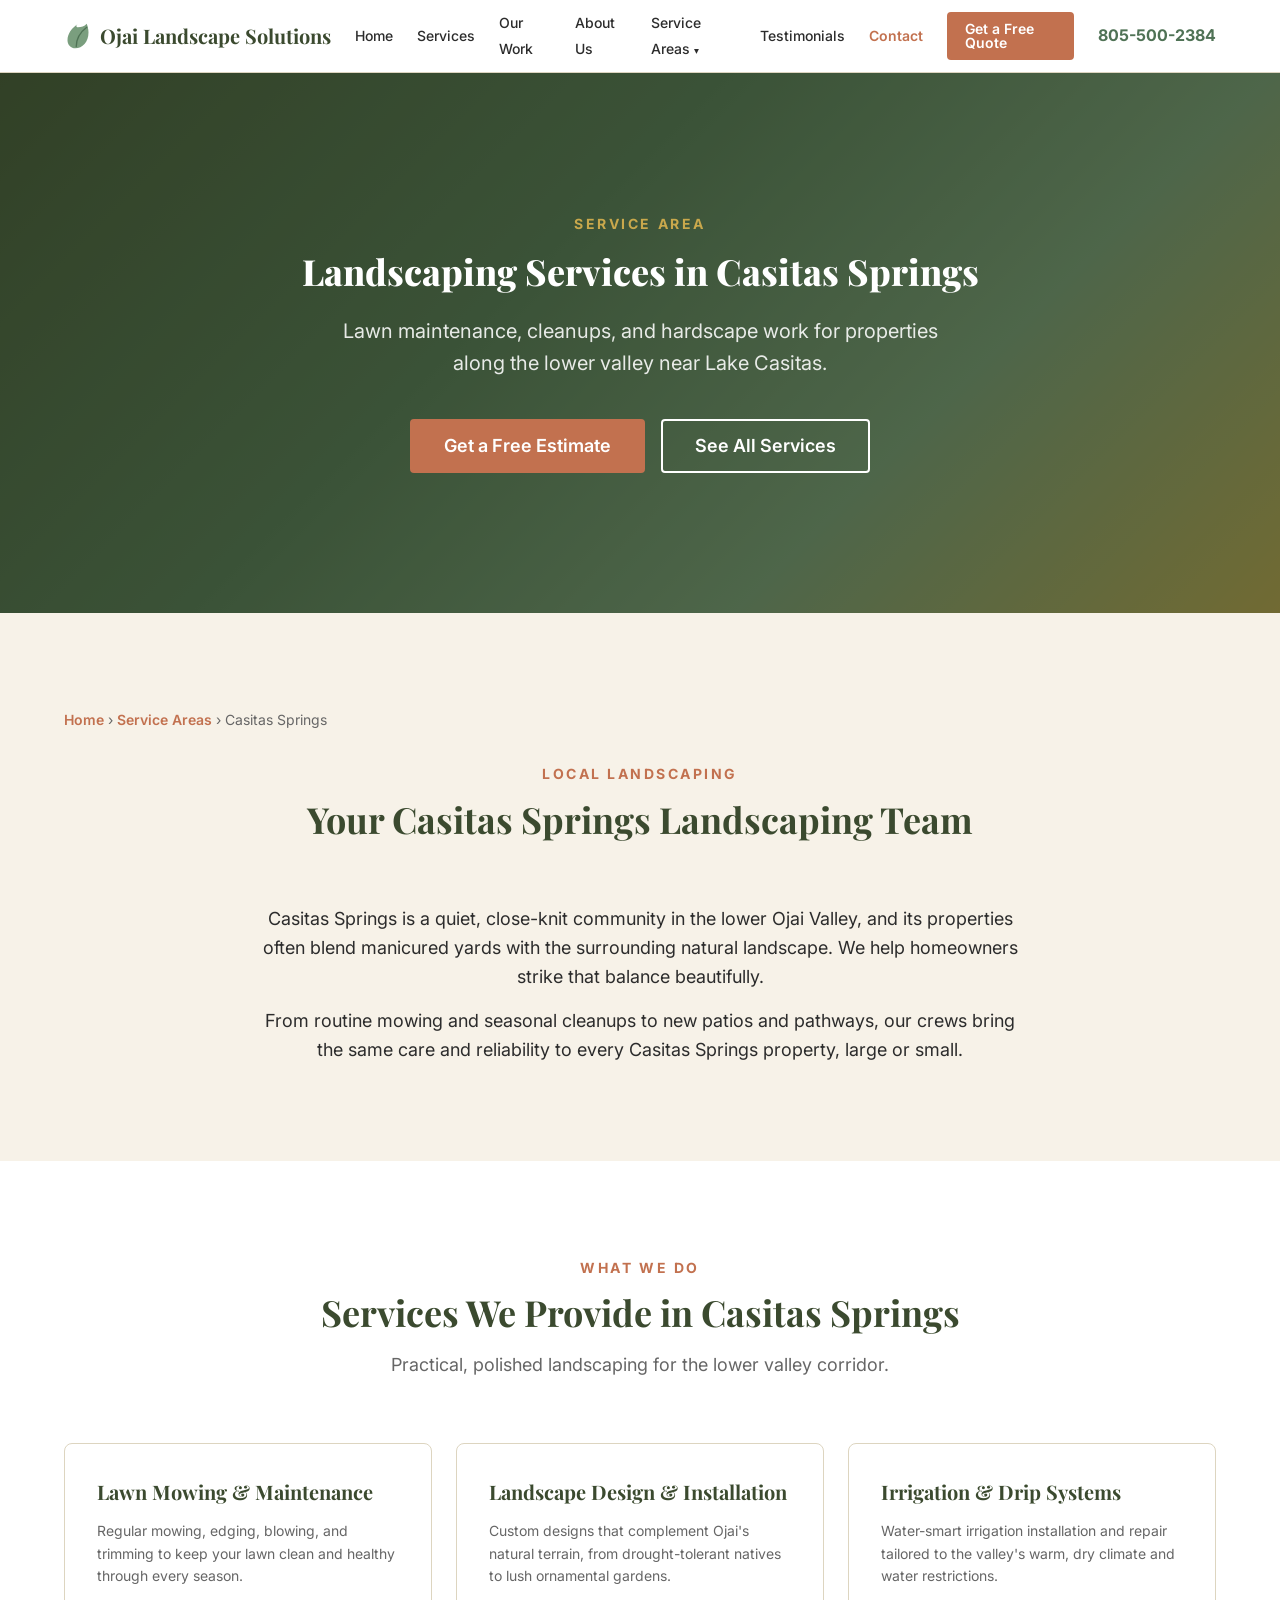
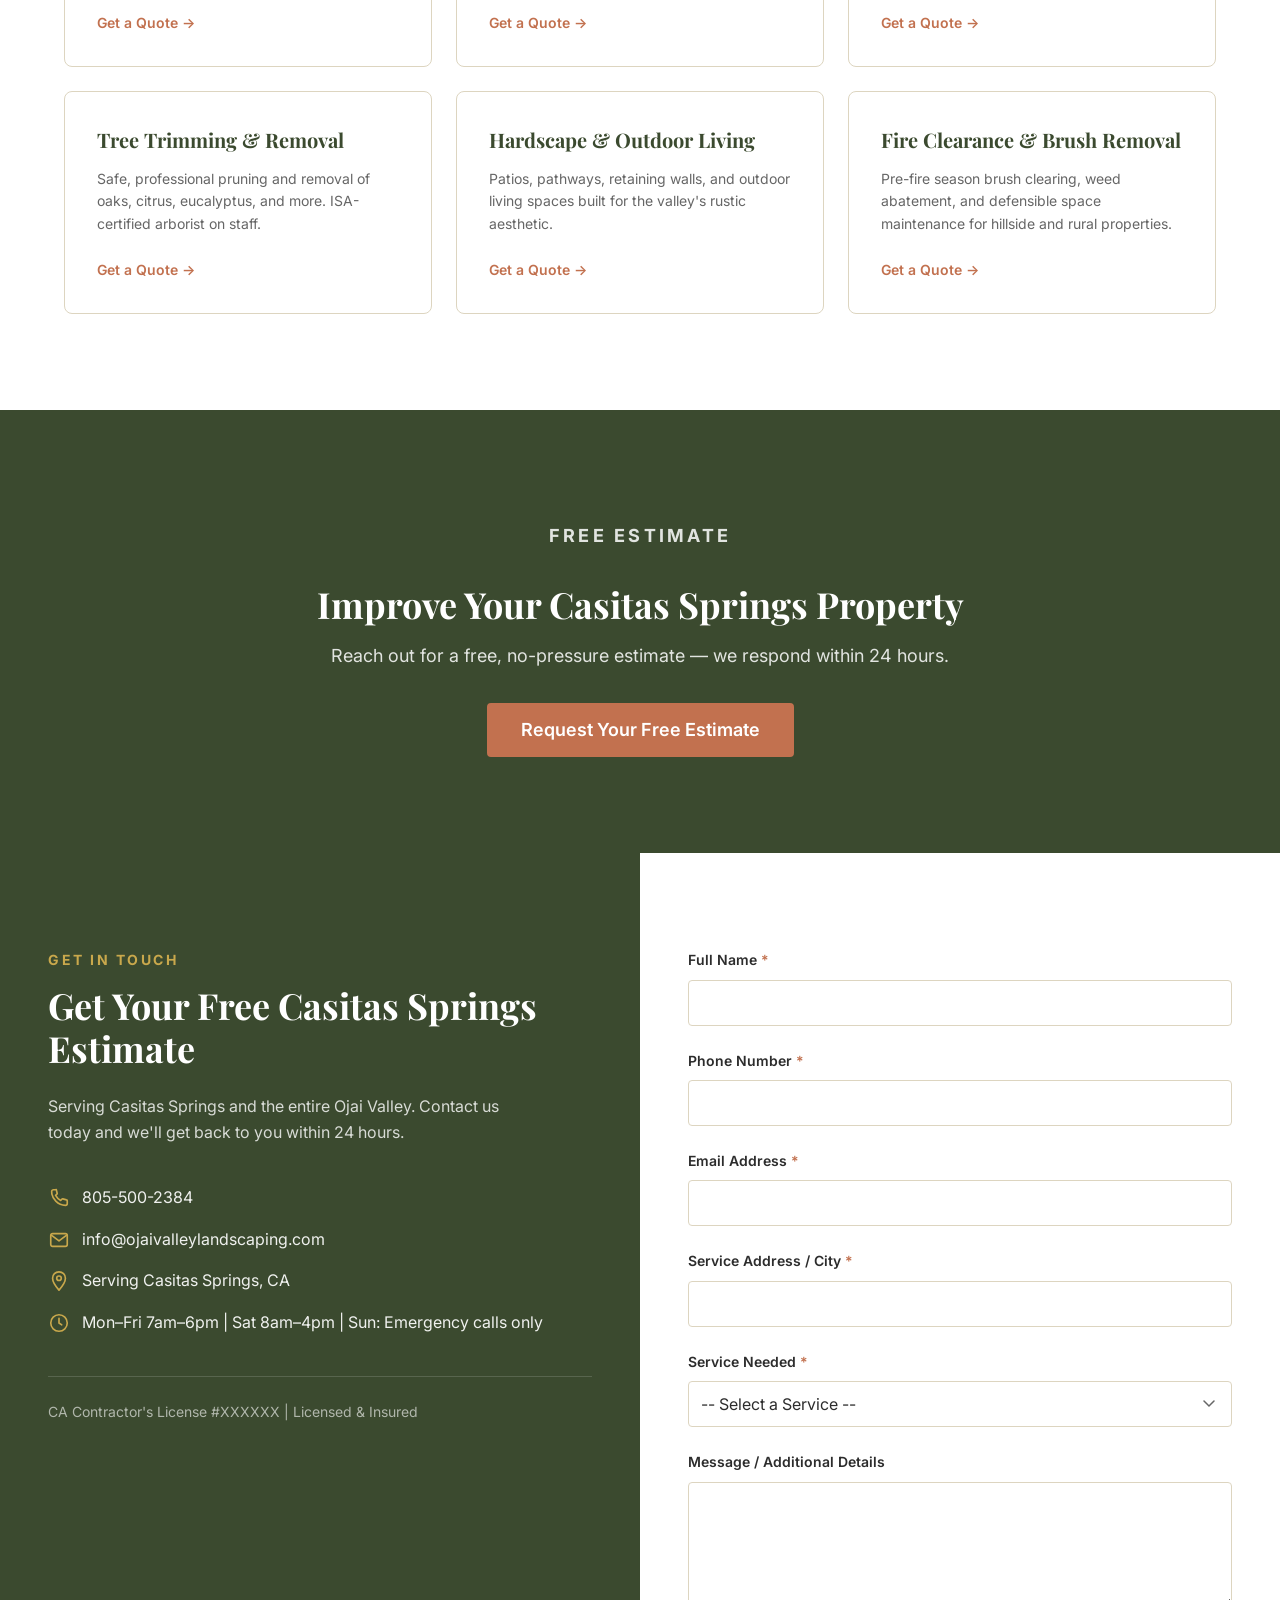
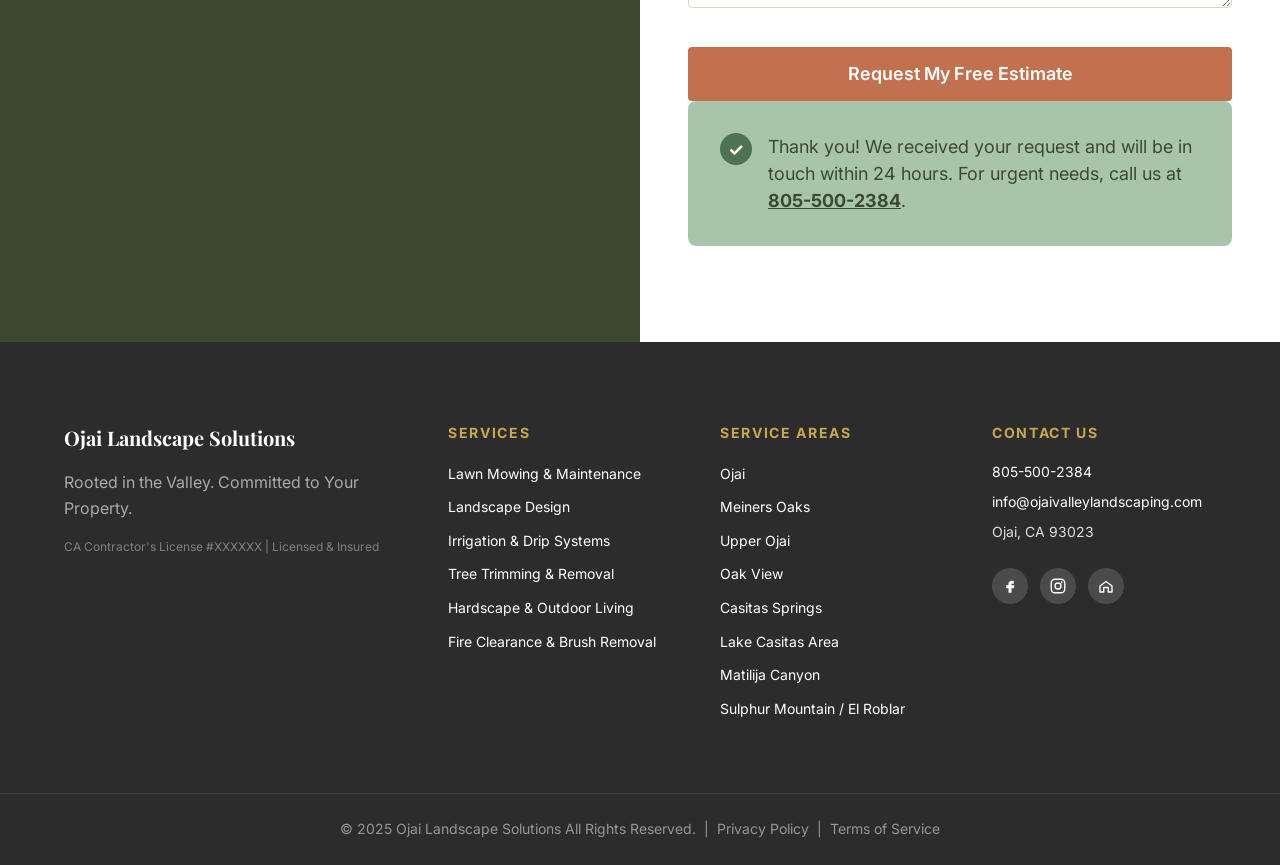
<file: areas/casitas-springs.html>
<!DOCTYPE html>
<html lang="en">
<head>
  <meta charset="UTF-8">
  <meta name="viewport" content="width=device-width, initial-scale=1.0">
  <title>Landscaping in Casitas Springs, CA | Ojai Landscape Solutions</title>
  <meta name="description" content="Lawn maintenance, cleanups, and hardscape work in Casitas Springs, CA near Lake Casitas. Local, licensed & insured. Call 805-500-2384 for a free estimate.">
  <meta property="og:title" content="Landscaping in Casitas Springs, CA | Ojai Landscape Solutions">
  <meta property="og:description" content="Lawn maintenance, cleanups, and hardscape work in Casitas Springs, CA near Lake Casitas. Local, licensed & insured. Call 805-500-2384 for a free estimate.">
  <meta property="og:type" content="website">
  <link rel="canonical" href="https://www.ojaivalleylandscaping.com/areas/casitas-springs.html">

  <link rel="preconnect" href="https://fonts.googleapis.com">
  <link rel="preconnect" href="https://fonts.gstatic.com" crossorigin>
  <link href="https://fonts.googleapis.com/css2?family=Playfair+Display:wght@500;600;700;800&family=Inter:wght@400;500;600;700&display=swap" rel="stylesheet">

  <link rel="stylesheet" href="../css/styles.css">
</head>
<body>

  <!-- ============================= HEADER ============================= -->
  <header id="header">
    <div class="container header__inner">
      <a href="../index.html" class="logo" aria-label="Ojai Landscape Solutions home">
        <svg class="logo__leaf" viewBox="0 0 32 32" width="28" height="28" aria-hidden="true">
          <path d="M16 2C9 7 4 13 4 21c0 5 4 9 9 9 8 0 15-7 15-18 0-4-1-7-2-10-3 3-6 4-10 4-2 0-3-2-0-4z" fill="var(--color-sage)"/>
          <path d="M14 28C14 20 18 12 26 6" fill="none" stroke="var(--color-sage-dark)" stroke-width="1.5" stroke-linecap="round"/>
        </svg>
        <span class="logo__text">Ojai Landscape Solutions</span>
      </a>

      <nav class="nav" id="nav" aria-label="Main navigation">
        <ul class="nav__list">
          <li><a href="../index.html#hero" class="nav__link">Home</a></li>
          <li><a href="../index.html#services" class="nav__link">Services</a></li>
          <li><a href="../index.html#gallery" class="nav__link">Our Work</a></li>
          <li><a href="../index.html#why-us" class="nav__link">About Us</a></li>
          <li class="nav__item nav__item--dropdown">
            <a href="../index.html#service-areas" class="nav__link nav__dropdown-toggle" aria-haspopup="true" aria-expanded="false">Service Areas <span class="nav__caret" aria-hidden="true">&#9662;</span></a>
            <ul class="nav__dropdown">
              <li><a href="ojai.html" class="nav__sublink">Ojai</a></li>
              <li><a href="meiners-oaks.html" class="nav__sublink">Meiners Oaks</a></li>
              <li><a href="oak-view.html" class="nav__sublink">Oak View</a></li>
              <li><a href="casitas-springs.html" class="nav__sublink" aria-current="page">Casitas Springs</a></li>
              <li><a href="upper-ojai.html" class="nav__sublink">Upper Ojai</a></li>
              <li><a href="lake-casitas.html" class="nav__sublink">Lake Casitas</a></li>
              <li><a href="matilija-canyon.html" class="nav__sublink">Matilija Canyon</a></li>
            </ul>
          </li>
          <li><a href="../index.html#testimonials" class="nav__link">Testimonials</a></li>
          <li><a href="#contact" class="nav__link">Contact</a></li>
          <li class="nav__cta-item"><a href="#contact" class="btn btn--terracotta nav__cta">Get a Free Quote</a></li>
        </ul>
      </nav>

      <a href="tel:+18055002384" class="header__phone">805-500-2384</a>

      <button class="hamburger" id="hamburger" aria-label="Toggle navigation menu" aria-expanded="false" aria-controls="nav">
        <span class="hamburger__line"></span>
        <span class="hamburger__line"></span>
        <span class="hamburger__line"></span>
      </button>
    </div>
  </header>

  <main>

    <!-- ============================= AREA HERO ============================= -->
    <section class="hero area-hero fade-in">
      <div class="hero__overlay"></div>
      <div class="container hero__content">
        <p class="eyebrow eyebrow--gold">SERVICE AREA</p>
        <h1 class="hero__title">Landscaping Services in Casitas Springs</h1>
        <p class="hero__subtitle">Lawn maintenance, cleanups, and hardscape work for properties along the lower valley near Lake Casitas.</p>
        <div class="hero__buttons">
          <a href="#contact" class="btn btn--terracotta btn--lg">Get a Free Estimate</a>
          <a href="../index.html#services" class="btn btn--outline btn--lg">See All Services</a>
        </div>
      </div>
    </section>

    <!-- ============================= INTRO ============================= -->
    <section class="section section--cream fade-in">
      <div class="container">
        <nav class="breadcrumb" aria-label="Breadcrumb">
          <a href="../index.html">Home</a> &rsaquo; <a href="../index.html#service-areas">Service Areas</a> &rsaquo; <span>Casitas Springs</span>
        </nav>
        <div class="section__head">
          <p class="eyebrow eyebrow--terracotta">LOCAL LANDSCAPING</p>
          <h2 class="section__title">Your Casitas Springs Landscaping Team</h2>
        </div>
        <div class="area-intro">
          <p>Casitas Springs is a quiet, close-knit community in the lower Ojai Valley, and its properties often blend manicured yards with the surrounding natural landscape. We help homeowners strike that balance beautifully.</p>
          <p>From routine mowing and seasonal cleanups to new patios and pathways, our crews bring the same care and reliability to every Casitas Springs property, large or small.</p>
        </div>
      </div>
    </section>

    <!-- ============================= SERVICES IN AREA ============================= -->
    <section class="section section--white fade-in">
      <div class="container">
        <div class="section__head">
          <p class="eyebrow eyebrow--terracotta">WHAT WE DO</p>
          <h2 class="section__title">Services We Provide in Casitas Springs</h2>
          <p class="section__subtitle">Practical, polished landscaping for the lower valley corridor.</p>
        </div>
        <div class="grid grid--3">
          <article class="card area-feature fade-in">
            <h3 class="service-card__title">Lawn Mowing &amp; Maintenance</h3>
            <p class="service-card__desc">Regular mowing, edging, blowing, and trimming to keep your lawn clean and healthy through every season.</p>
            <a href="#contact" class="card__link">Get a Quote &rarr;</a>
          </article>
          <article class="card area-feature fade-in">
            <h3 class="service-card__title">Landscape Design &amp; Installation</h3>
            <p class="service-card__desc">Custom designs that complement Ojai's natural terrain, from drought-tolerant natives to lush ornamental gardens.</p>
            <a href="#contact" class="card__link">Get a Quote &rarr;</a>
          </article>
          <article class="card area-feature fade-in">
            <h3 class="service-card__title">Irrigation &amp; Drip Systems</h3>
            <p class="service-card__desc">Water-smart irrigation installation and repair tailored to the valley's warm, dry climate and water restrictions.</p>
            <a href="#contact" class="card__link">Get a Quote &rarr;</a>
          </article>
          <article class="card area-feature fade-in">
            <h3 class="service-card__title">Tree Trimming &amp; Removal</h3>
            <p class="service-card__desc">Safe, professional pruning and removal of oaks, citrus, eucalyptus, and more. ISA-certified arborist on staff.</p>
            <a href="#contact" class="card__link">Get a Quote &rarr;</a>
          </article>
          <article class="card area-feature fade-in">
            <h3 class="service-card__title">Hardscape &amp; Outdoor Living</h3>
            <p class="service-card__desc">Patios, pathways, retaining walls, and outdoor living spaces built for the valley's rustic aesthetic.</p>
            <a href="#contact" class="card__link">Get a Quote &rarr;</a>
          </article>
          <article class="card area-feature fade-in">
            <h3 class="service-card__title">Fire Clearance &amp; Brush Removal</h3>
            <p class="service-card__desc">Pre-fire season brush clearing, weed abatement, and defensible space maintenance for hillside and rural properties.</p>
            <a href="#contact" class="card__link">Get a Quote &rarr;</a>
          </article>
        </div>
      </div>
    </section>

    <!-- ============================= LOCAL CTA ============================= -->
    <section class="section section--olive fade-in">
      <div class="container area-cta">
        <p class="eyebrow eyebrow--gold">FREE ESTIMATE</p>
        <h2 class="section__title section__title--light">Improve Your Casitas Springs Property</h2>
        <p>Reach out for a free, no-pressure estimate — we respond within 24 hours.</p>
        <a href="#contact" class="btn btn--terracotta btn--lg">Request Your Free Estimate</a>
      </div>
    </section>

    <!-- ============================= CONTACT ============================= -->
    <section id="contact" class="contact fade-in">
      <div class="contact__inner">

        <div class="contact__info">
          <p class="eyebrow eyebrow--gold">GET IN TOUCH</p>
          <h2 class="section__title section__title--light">Get Your Free Casitas Springs Estimate</h2>
          <p class="contact__subtext">Serving Casitas Springs and the entire Ojai Valley. Contact us today and we'll get back to you within 24 hours.</p>

          <ul class="contact__details">
            <li class="contact__detail">
              <svg viewBox="0 0 24 24" width="22" height="22" aria-hidden="true"><path d="M6 3a2 2 0 0 0-2 2c0 8 7 15 15 15a2 2 0 0 0 2-2v-3a1 1 0 0 0-.8-1l-4-1a1 1 0 0 0-1 .3l-1.4 1.4a13 13 0 0 1-5.5-5.5l1.4-1.4a1 1 0 0 0 .3-1l-1-4A1 1 0 0 0 8 3z" fill="none" stroke="var(--color-gold)" stroke-width="1.8" stroke-linejoin="round"/></svg>
              <a href="tel:+18055002384">805-500-2384</a>
            </li>
            <li class="contact__detail">
              <svg viewBox="0 0 24 24" width="22" height="22" aria-hidden="true"><rect x="3" y="5" width="18" height="14" rx="2" fill="none" stroke="var(--color-gold)" stroke-width="1.8"/><path d="M4 7l8 6 8-6" fill="none" stroke="var(--color-gold)" stroke-width="1.8" stroke-linecap="round" stroke-linejoin="round"/></svg>
              <a href="mailto:info@ojaivalleylandscaping.com">info@ojaivalleylandscaping.com</a>
            </li>
            <li class="contact__detail">
              <svg viewBox="0 0 24 24" width="22" height="22" aria-hidden="true"><path d="M12 2C8 2 5 5 5 9c0 5 7 13 7 13s7-8 7-13c0-4-3-7-7-7z" fill="none" stroke="var(--color-gold)" stroke-width="1.8" stroke-linejoin="round"/><circle cx="12" cy="9" r="2.5" fill="none" stroke="var(--color-gold)" stroke-width="1.8"/></svg>
              <span>Serving Casitas Springs, CA</span>
            </li>
            <li class="contact__detail">
              <svg viewBox="0 0 24 24" width="22" height="22" aria-hidden="true"><circle cx="12" cy="12" r="9" fill="none" stroke="var(--color-gold)" stroke-width="1.8"/><path d="M12 7v5l3 2" fill="none" stroke="var(--color-gold)" stroke-width="1.8" stroke-linecap="round" stroke-linejoin="round"/></svg>
              <span>Mon–Fri 7am–6pm | Sat 8am–4pm | Sun: Emergency calls only</span>
            </li>
          </ul>

          <p class="contact__license">CA Contractor's License #XXXXXX | Licensed &amp; Insured</p>
        </div>

        <div class="contact__form-panel">
          <form class="form" id="estimate-form" novalidate>
            <div class="form__group">
              <label for="name" class="form__label">Full Name <span class="req">*</span></label>
              <input type="text" id="name" name="name" class="form__input" required>
              <span class="form__error" data-error-for="name"></span>
            </div>

            <div class="form__group">
              <label for="phone" class="form__label">Phone Number <span class="req">*</span></label>
              <input type="tel" id="phone" name="phone" class="form__input" required>
              <span class="form__error" data-error-for="phone"></span>
            </div>

            <div class="form__group">
              <label for="email" class="form__label">Email Address <span class="req">*</span></label>
              <input type="email" id="email" name="email" class="form__input" required>
              <span class="form__error" data-error-for="email"></span>
            </div>

            <div class="form__group">
              <label for="address" class="form__label">Service Address / City <span class="req">*</span></label>
              <input type="text" id="address" name="address" class="form__input" required>
              <span class="form__error" data-error-for="address"></span>
            </div>

            <div class="form__group">
              <label for="service" class="form__label">Service Needed <span class="req">*</span></label>
              <select id="service" name="service" class="form__input form__select" required>
                <option value="">-- Select a Service --</option>
                <option value="Lawn Mowing &amp; Maintenance">Lawn Mowing &amp; Maintenance</option>
                <option value="Landscape Design &amp; Installation">Landscape Design &amp; Installation</option>
                <option value="Irrigation &amp; Drip Systems">Irrigation &amp; Drip Systems</option>
                <option value="Tree Trimming &amp; Removal">Tree Trimming &amp; Removal</option>
                <option value="Hardscape &amp; Outdoor Living">Hardscape &amp; Outdoor Living</option>
                <option value="Fire Clearance &amp; Brush Removal">Fire Clearance &amp; Brush Removal</option>
                <option value="Other / Not Sure Yet">Other / Not Sure Yet</option>
              </select>
              <span class="form__error" data-error-for="service"></span>
            </div>

            <div class="form__group">
              <label for="message" class="form__label">Message / Additional Details</label>
              <textarea id="message" name="message" class="form__input form__textarea" rows="5"></textarea>
            </div>

            <button type="submit" class="btn btn--terracotta form__submit">Request My Free Estimate</button>
          </form>

          <div class="form__success" id="form-success" hidden>
            <span class="form__success-check" aria-hidden="true">&#10003;</span>
            <p>Thank you! We received your request and will be in touch within 24 hours. For urgent needs, call us at <a href="tel:+18055002384">805-500-2384</a>.</p>
          </div>
        </div>

      </div>
    </section>

  </main>

  <!-- ============================= FOOTER ============================= -->
  <footer class="footer">
    <div class="container footer__grid">

      <div class="footer__col footer__brand">
        <p class="footer__logo">Ojai Landscape Solutions</p>
        <p class="footer__tagline">Rooted in the Valley. Committed to Your Property.</p>
        <p class="footer__license">CA Contractor's License #XXXXXX | Licensed &amp; Insured</p>
      </div>

      <div class="footer__col">
        <h4 class="footer__label">Services</h4>
        <ul class="footer__links">
          <li><a href="../index.html#services">Lawn Mowing &amp; Maintenance</a></li>
          <li><a href="../index.html#services">Landscape Design</a></li>
          <li><a href="../index.html#services">Irrigation &amp; Drip Systems</a></li>
          <li><a href="../index.html#services">Tree Trimming &amp; Removal</a></li>
          <li><a href="../index.html#services">Hardscape &amp; Outdoor Living</a></li>
          <li><a href="../index.html#services">Fire Clearance &amp; Brush Removal</a></li>
        </ul>
      </div>

      <div class="footer__col">
        <h4 class="footer__label">Service Areas</h4>
        <ul class="footer__links">
          <li><a href="ojai.html">Ojai</a></li>
          <li><a href="meiners-oaks.html">Meiners Oaks</a></li>
          <li><a href="upper-ojai.html">Upper Ojai</a></li>
          <li><a href="oak-view.html">Oak View</a></li>
          <li><a href="casitas-springs.html">Casitas Springs</a></li>
          <li><a href="lake-casitas.html">Lake Casitas Area</a></li>
          <li><a href="matilija-canyon.html">Matilija Canyon</a></li>
          <li><a href="../index.html#service-areas">Sulphur Mountain / El Roblar</a></li>
        </ul>
      </div>

      <div class="footer__col">
        <h4 class="footer__label">Contact Us</h4>
        <ul class="footer__contact">
          <li><a href="tel:+18055002384">805-500-2384</a></li>
          <li><a href="mailto:info@ojaivalleylandscaping.com">info@ojaivalleylandscaping.com</a></li>
          <li>Ojai, CA 93023</li>
        </ul>
        <div class="footer__social">
          <a href="#" class="social-icon" aria-label="Facebook">
            <svg viewBox="0 0 24 24" width="18" height="18" aria-hidden="true"><path d="M14 9h3V5h-3c-2.2 0-4 1.8-4 4v2H7v4h3v6h4v-6h3l1-4h-4V9a1 1 0 0 1 1-1z" fill="currentColor"/></svg>
          </a>
          <a href="#" class="social-icon" aria-label="Instagram">
            <svg viewBox="0 0 24 24" width="18" height="18" aria-hidden="true"><rect x="3" y="3" width="18" height="18" rx="5" fill="none" stroke="currentColor" stroke-width="1.8"/><circle cx="12" cy="12" r="4" fill="none" stroke="currentColor" stroke-width="1.8"/><circle cx="17" cy="7" r="1.2" fill="currentColor"/></svg>
          </a>
          <a href="#" class="social-icon" aria-label="Nextdoor">
            <svg viewBox="0 0 24 24" width="18" height="18" aria-hidden="true"><path d="M4 20v-8l8-6 8 6v8h-5v-6h-6v6z" fill="none" stroke="currentColor" stroke-width="1.8" stroke-linejoin="round"/></svg>
          </a>
        </div>
      </div>

    </div>

    <div class="footer__bottom">
      <p>&copy; 2025 Ojai Landscape Solutions All Rights Reserved. &nbsp;|&nbsp; <a href="#">Privacy Policy</a> &nbsp;|&nbsp; <a href="#">Terms of Service</a></p>
    </div>
  </footer>

  <script src="../js/main.js"></script>
</body>
</html>
</file>
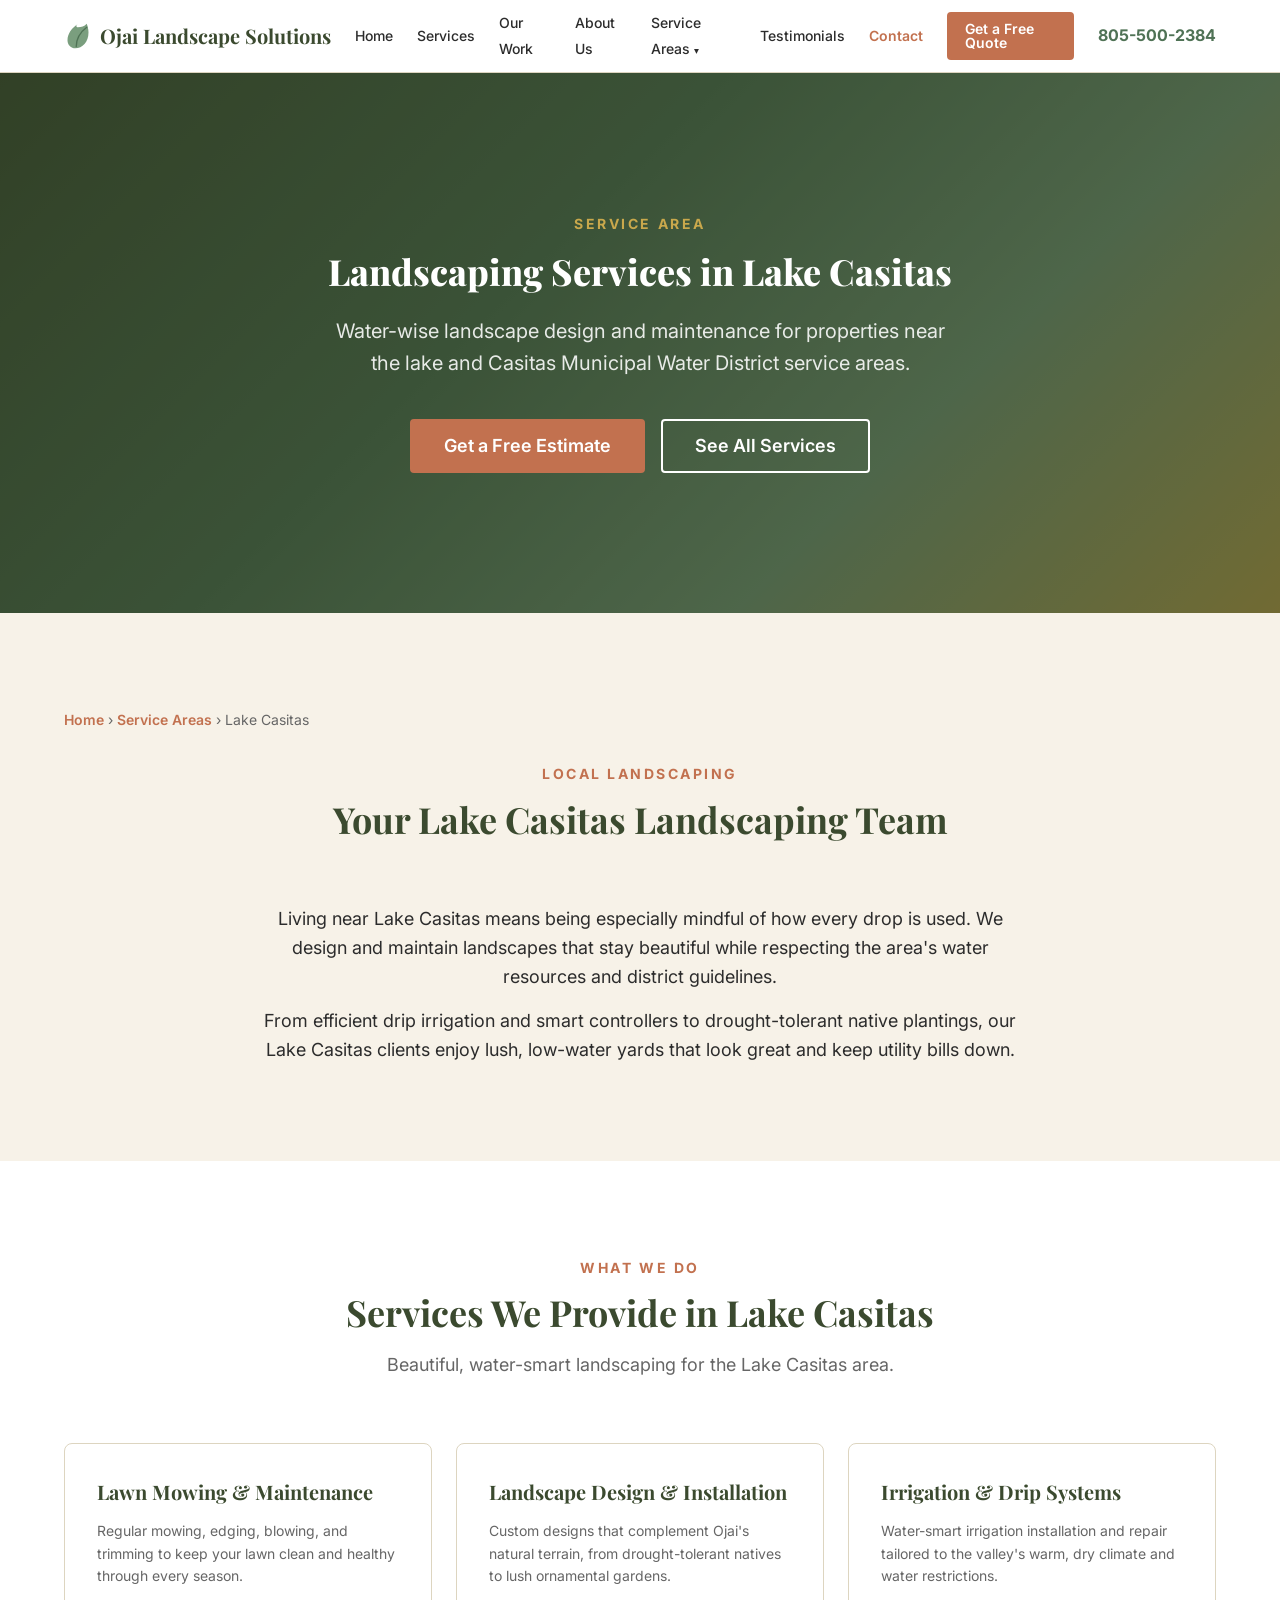
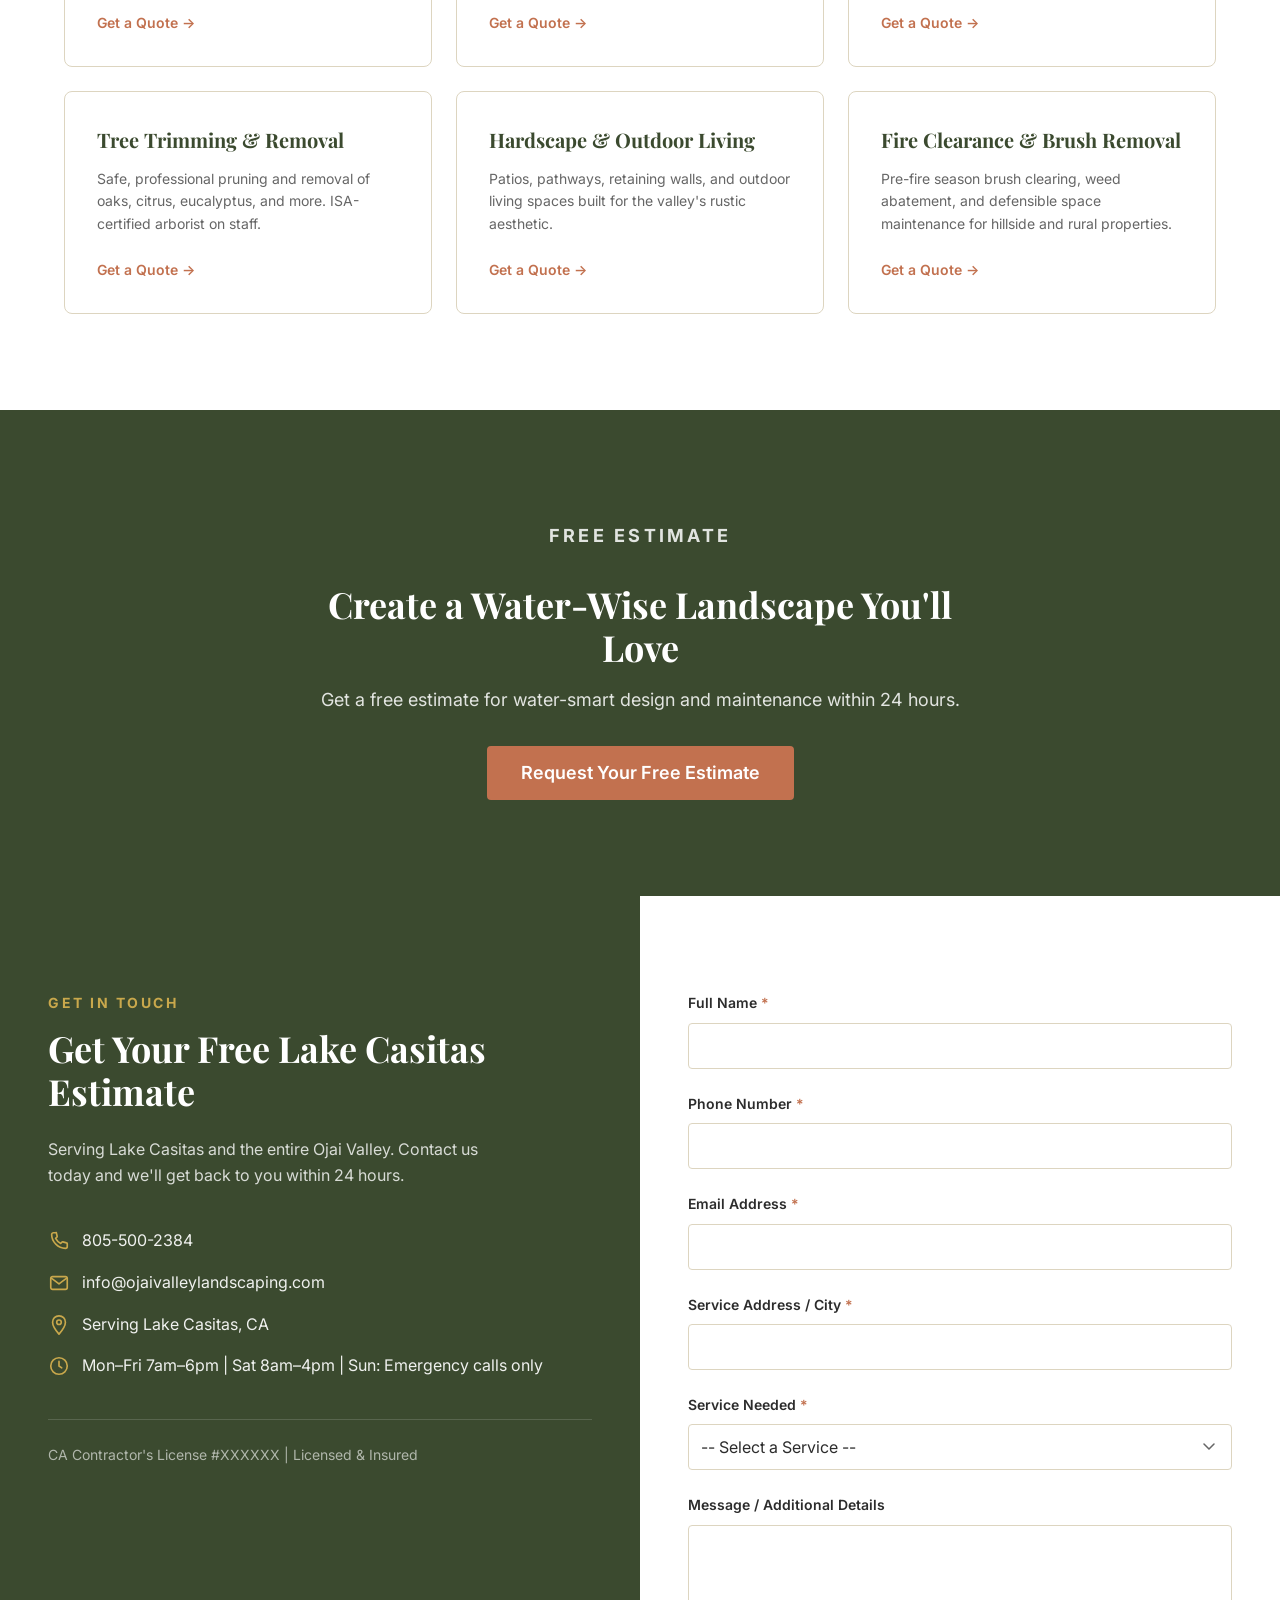
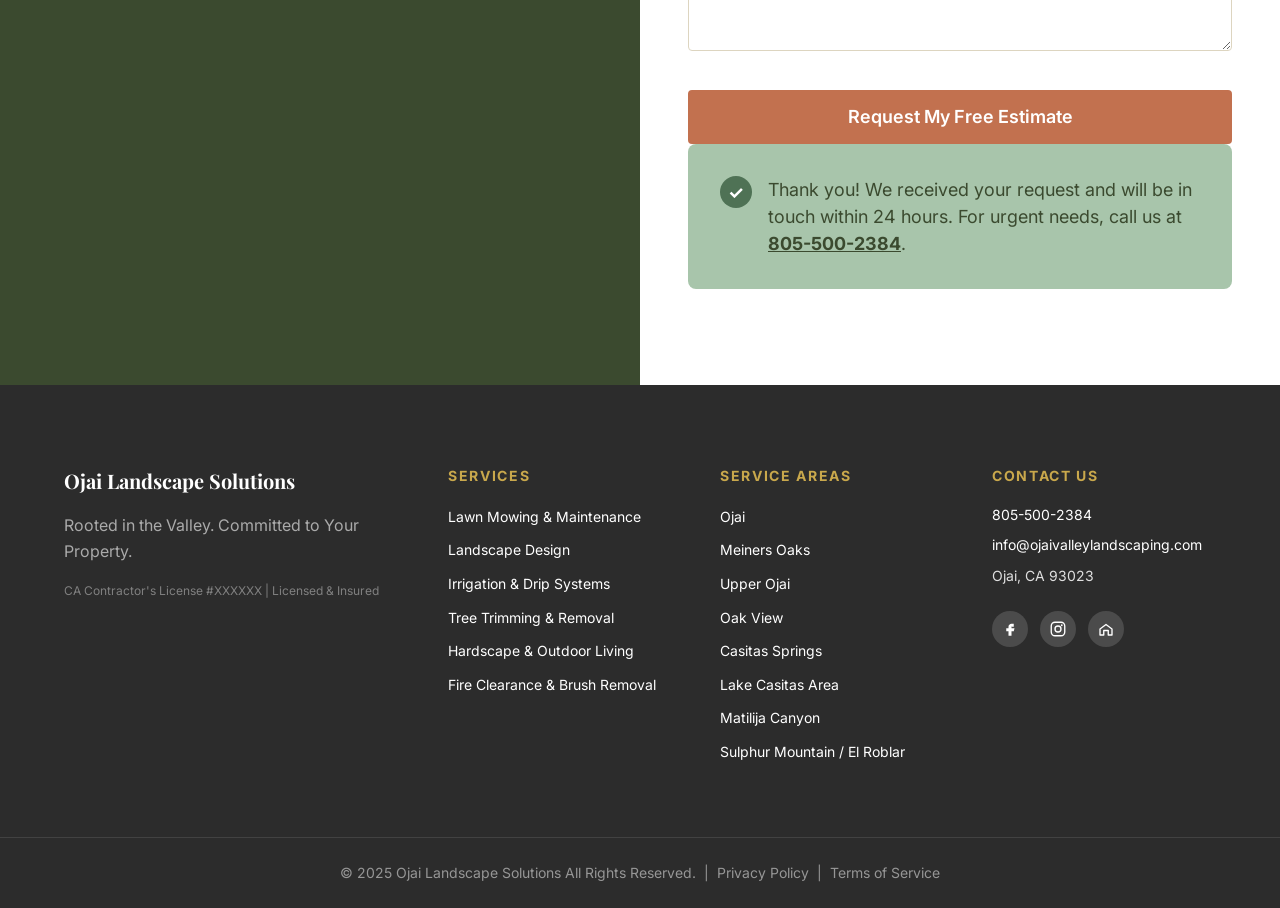
<file: areas/lake-casitas.html>
<!DOCTYPE html>
<html lang="en">
<head>
  <meta charset="UTF-8">
  <meta name="viewport" content="width=device-width, initial-scale=1.0">
  <title>Water-Wise Landscaping near Lake Casitas, CA | Ojai Landscape Solutions</title>
  <meta name="description" content="Water-wise landscape design and maintenance near Lake Casitas and Casitas Municipal Water District. Local, licensed & insured. Call 805-500-2384 for a free estimate.">
  <meta property="og:title" content="Water-Wise Landscaping near Lake Casitas, CA | Ojai Landscape Solutions">
  <meta property="og:description" content="Water-wise landscape design and maintenance near Lake Casitas and Casitas Municipal Water District. Local, licensed & insured. Call 805-500-2384 for a free estimate.">
  <meta property="og:type" content="website">
  <link rel="canonical" href="https://www.ojaivalleylandscaping.com/areas/lake-casitas.html">

  <link rel="preconnect" href="https://fonts.googleapis.com">
  <link rel="preconnect" href="https://fonts.gstatic.com" crossorigin>
  <link href="https://fonts.googleapis.com/css2?family=Playfair+Display:wght@500;600;700;800&family=Inter:wght@400;500;600;700&display=swap" rel="stylesheet">

  <link rel="stylesheet" href="../css/styles.css">
</head>
<body>

  <!-- ============================= HEADER ============================= -->
  <header id="header">
    <div class="container header__inner">
      <a href="../index.html" class="logo" aria-label="Ojai Landscape Solutions home">
        <svg class="logo__leaf" viewBox="0 0 32 32" width="28" height="28" aria-hidden="true">
          <path d="M16 2C9 7 4 13 4 21c0 5 4 9 9 9 8 0 15-7 15-18 0-4-1-7-2-10-3 3-6 4-10 4-2 0-3-2-0-4z" fill="var(--color-sage)"/>
          <path d="M14 28C14 20 18 12 26 6" fill="none" stroke="var(--color-sage-dark)" stroke-width="1.5" stroke-linecap="round"/>
        </svg>
        <span class="logo__text">Ojai Landscape Solutions</span>
      </a>

      <nav class="nav" id="nav" aria-label="Main navigation">
        <ul class="nav__list">
          <li><a href="../index.html#hero" class="nav__link">Home</a></li>
          <li><a href="../index.html#services" class="nav__link">Services</a></li>
          <li><a href="../index.html#gallery" class="nav__link">Our Work</a></li>
          <li><a href="../index.html#why-us" class="nav__link">About Us</a></li>
          <li class="nav__item nav__item--dropdown">
            <a href="../index.html#service-areas" class="nav__link nav__dropdown-toggle" aria-haspopup="true" aria-expanded="false">Service Areas <span class="nav__caret" aria-hidden="true">&#9662;</span></a>
            <ul class="nav__dropdown">
              <li><a href="ojai.html" class="nav__sublink">Ojai</a></li>
              <li><a href="meiners-oaks.html" class="nav__sublink">Meiners Oaks</a></li>
              <li><a href="oak-view.html" class="nav__sublink">Oak View</a></li>
              <li><a href="casitas-springs.html" class="nav__sublink">Casitas Springs</a></li>
              <li><a href="upper-ojai.html" class="nav__sublink">Upper Ojai</a></li>
              <li><a href="lake-casitas.html" class="nav__sublink" aria-current="page">Lake Casitas</a></li>
              <li><a href="matilija-canyon.html" class="nav__sublink">Matilija Canyon</a></li>
            </ul>
          </li>
          <li><a href="../index.html#testimonials" class="nav__link">Testimonials</a></li>
          <li><a href="#contact" class="nav__link">Contact</a></li>
          <li class="nav__cta-item"><a href="#contact" class="btn btn--terracotta nav__cta">Get a Free Quote</a></li>
        </ul>
      </nav>

      <a href="tel:+18055002384" class="header__phone">805-500-2384</a>

      <button class="hamburger" id="hamburger" aria-label="Toggle navigation menu" aria-expanded="false" aria-controls="nav">
        <span class="hamburger__line"></span>
        <span class="hamburger__line"></span>
        <span class="hamburger__line"></span>
      </button>
    </div>
  </header>

  <main>

    <!-- ============================= AREA HERO ============================= -->
    <section class="hero area-hero fade-in">
      <div class="hero__overlay"></div>
      <div class="container hero__content">
        <p class="eyebrow eyebrow--gold">SERVICE AREA</p>
        <h1 class="hero__title">Landscaping Services in Lake Casitas</h1>
        <p class="hero__subtitle">Water-wise landscape design and maintenance for properties near the lake and Casitas Municipal Water District service areas.</p>
        <div class="hero__buttons">
          <a href="#contact" class="btn btn--terracotta btn--lg">Get a Free Estimate</a>
          <a href="../index.html#services" class="btn btn--outline btn--lg">See All Services</a>
        </div>
      </div>
    </section>

    <!-- ============================= INTRO ============================= -->
    <section class="section section--cream fade-in">
      <div class="container">
        <nav class="breadcrumb" aria-label="Breadcrumb">
          <a href="../index.html">Home</a> &rsaquo; <a href="../index.html#service-areas">Service Areas</a> &rsaquo; <span>Lake Casitas</span>
        </nav>
        <div class="section__head">
          <p class="eyebrow eyebrow--terracotta">LOCAL LANDSCAPING</p>
          <h2 class="section__title">Your Lake Casitas Landscaping Team</h2>
        </div>
        <div class="area-intro">
          <p>Living near Lake Casitas means being especially mindful of how every drop is used. We design and maintain landscapes that stay beautiful while respecting the area's water resources and district guidelines.</p>
          <p>From efficient drip irrigation and smart controllers to drought-tolerant native plantings, our Lake Casitas clients enjoy lush, low-water yards that look great and keep utility bills down.</p>
        </div>
      </div>
    </section>

    <!-- ============================= SERVICES IN AREA ============================= -->
    <section class="section section--white fade-in">
      <div class="container">
        <div class="section__head">
          <p class="eyebrow eyebrow--terracotta">WHAT WE DO</p>
          <h2 class="section__title">Services We Provide in Lake Casitas</h2>
          <p class="section__subtitle">Beautiful, water-smart landscaping for the Lake Casitas area.</p>
        </div>
        <div class="grid grid--3">
          <article class="card area-feature fade-in">
            <h3 class="service-card__title">Lawn Mowing &amp; Maintenance</h3>
            <p class="service-card__desc">Regular mowing, edging, blowing, and trimming to keep your lawn clean and healthy through every season.</p>
            <a href="#contact" class="card__link">Get a Quote &rarr;</a>
          </article>
          <article class="card area-feature fade-in">
            <h3 class="service-card__title">Landscape Design &amp; Installation</h3>
            <p class="service-card__desc">Custom designs that complement Ojai's natural terrain, from drought-tolerant natives to lush ornamental gardens.</p>
            <a href="#contact" class="card__link">Get a Quote &rarr;</a>
          </article>
          <article class="card area-feature fade-in">
            <h3 class="service-card__title">Irrigation &amp; Drip Systems</h3>
            <p class="service-card__desc">Water-smart irrigation installation and repair tailored to the valley's warm, dry climate and water restrictions.</p>
            <a href="#contact" class="card__link">Get a Quote &rarr;</a>
          </article>
          <article class="card area-feature fade-in">
            <h3 class="service-card__title">Tree Trimming &amp; Removal</h3>
            <p class="service-card__desc">Safe, professional pruning and removal of oaks, citrus, eucalyptus, and more. ISA-certified arborist on staff.</p>
            <a href="#contact" class="card__link">Get a Quote &rarr;</a>
          </article>
          <article class="card area-feature fade-in">
            <h3 class="service-card__title">Hardscape &amp; Outdoor Living</h3>
            <p class="service-card__desc">Patios, pathways, retaining walls, and outdoor living spaces built for the valley's rustic aesthetic.</p>
            <a href="#contact" class="card__link">Get a Quote &rarr;</a>
          </article>
          <article class="card area-feature fade-in">
            <h3 class="service-card__title">Fire Clearance &amp; Brush Removal</h3>
            <p class="service-card__desc">Pre-fire season brush clearing, weed abatement, and defensible space maintenance for hillside and rural properties.</p>
            <a href="#contact" class="card__link">Get a Quote &rarr;</a>
          </article>
        </div>
      </div>
    </section>

    <!-- ============================= LOCAL CTA ============================= -->
    <section class="section section--olive fade-in">
      <div class="container area-cta">
        <p class="eyebrow eyebrow--gold">FREE ESTIMATE</p>
        <h2 class="section__title section__title--light">Create a Water-Wise Landscape You'll Love</h2>
        <p>Get a free estimate for water-smart design and maintenance within 24 hours.</p>
        <a href="#contact" class="btn btn--terracotta btn--lg">Request Your Free Estimate</a>
      </div>
    </section>

    <!-- ============================= CONTACT ============================= -->
    <section id="contact" class="contact fade-in">
      <div class="contact__inner">

        <div class="contact__info">
          <p class="eyebrow eyebrow--gold">GET IN TOUCH</p>
          <h2 class="section__title section__title--light">Get Your Free Lake Casitas Estimate</h2>
          <p class="contact__subtext">Serving Lake Casitas and the entire Ojai Valley. Contact us today and we'll get back to you within 24 hours.</p>

          <ul class="contact__details">
            <li class="contact__detail">
              <svg viewBox="0 0 24 24" width="22" height="22" aria-hidden="true"><path d="M6 3a2 2 0 0 0-2 2c0 8 7 15 15 15a2 2 0 0 0 2-2v-3a1 1 0 0 0-.8-1l-4-1a1 1 0 0 0-1 .3l-1.4 1.4a13 13 0 0 1-5.5-5.5l1.4-1.4a1 1 0 0 0 .3-1l-1-4A1 1 0 0 0 8 3z" fill="none" stroke="var(--color-gold)" stroke-width="1.8" stroke-linejoin="round"/></svg>
              <a href="tel:+18055002384">805-500-2384</a>
            </li>
            <li class="contact__detail">
              <svg viewBox="0 0 24 24" width="22" height="22" aria-hidden="true"><rect x="3" y="5" width="18" height="14" rx="2" fill="none" stroke="var(--color-gold)" stroke-width="1.8"/><path d="M4 7l8 6 8-6" fill="none" stroke="var(--color-gold)" stroke-width="1.8" stroke-linecap="round" stroke-linejoin="round"/></svg>
              <a href="mailto:info@ojaivalleylandscaping.com">info@ojaivalleylandscaping.com</a>
            </li>
            <li class="contact__detail">
              <svg viewBox="0 0 24 24" width="22" height="22" aria-hidden="true"><path d="M12 2C8 2 5 5 5 9c0 5 7 13 7 13s7-8 7-13c0-4-3-7-7-7z" fill="none" stroke="var(--color-gold)" stroke-width="1.8" stroke-linejoin="round"/><circle cx="12" cy="9" r="2.5" fill="none" stroke="var(--color-gold)" stroke-width="1.8"/></svg>
              <span>Serving Lake Casitas, CA</span>
            </li>
            <li class="contact__detail">
              <svg viewBox="0 0 24 24" width="22" height="22" aria-hidden="true"><circle cx="12" cy="12" r="9" fill="none" stroke="var(--color-gold)" stroke-width="1.8"/><path d="M12 7v5l3 2" fill="none" stroke="var(--color-gold)" stroke-width="1.8" stroke-linecap="round" stroke-linejoin="round"/></svg>
              <span>Mon–Fri 7am–6pm | Sat 8am–4pm | Sun: Emergency calls only</span>
            </li>
          </ul>

          <p class="contact__license">CA Contractor's License #XXXXXX | Licensed &amp; Insured</p>
        </div>

        <div class="contact__form-panel">
          <form class="form" id="estimate-form" novalidate>
            <div class="form__group">
              <label for="name" class="form__label">Full Name <span class="req">*</span></label>
              <input type="text" id="name" name="name" class="form__input" required>
              <span class="form__error" data-error-for="name"></span>
            </div>

            <div class="form__group">
              <label for="phone" class="form__label">Phone Number <span class="req">*</span></label>
              <input type="tel" id="phone" name="phone" class="form__input" required>
              <span class="form__error" data-error-for="phone"></span>
            </div>

            <div class="form__group">
              <label for="email" class="form__label">Email Address <span class="req">*</span></label>
              <input type="email" id="email" name="email" class="form__input" required>
              <span class="form__error" data-error-for="email"></span>
            </div>

            <div class="form__group">
              <label for="address" class="form__label">Service Address / City <span class="req">*</span></label>
              <input type="text" id="address" name="address" class="form__input" required>
              <span class="form__error" data-error-for="address"></span>
            </div>

            <div class="form__group">
              <label for="service" class="form__label">Service Needed <span class="req">*</span></label>
              <select id="service" name="service" class="form__input form__select" required>
                <option value="">-- Select a Service --</option>
                <option value="Lawn Mowing &amp; Maintenance">Lawn Mowing &amp; Maintenance</option>
                <option value="Landscape Design &amp; Installation">Landscape Design &amp; Installation</option>
                <option value="Irrigation &amp; Drip Systems">Irrigation &amp; Drip Systems</option>
                <option value="Tree Trimming &amp; Removal">Tree Trimming &amp; Removal</option>
                <option value="Hardscape &amp; Outdoor Living">Hardscape &amp; Outdoor Living</option>
                <option value="Fire Clearance &amp; Brush Removal">Fire Clearance &amp; Brush Removal</option>
                <option value="Other / Not Sure Yet">Other / Not Sure Yet</option>
              </select>
              <span class="form__error" data-error-for="service"></span>
            </div>

            <div class="form__group">
              <label for="message" class="form__label">Message / Additional Details</label>
              <textarea id="message" name="message" class="form__input form__textarea" rows="5"></textarea>
            </div>

            <button type="submit" class="btn btn--terracotta form__submit">Request My Free Estimate</button>
          </form>

          <div class="form__success" id="form-success" hidden>
            <span class="form__success-check" aria-hidden="true">&#10003;</span>
            <p>Thank you! We received your request and will be in touch within 24 hours. For urgent needs, call us at <a href="tel:+18055002384">805-500-2384</a>.</p>
          </div>
        </div>

      </div>
    </section>

  </main>

  <!-- ============================= FOOTER ============================= -->
  <footer class="footer">
    <div class="container footer__grid">

      <div class="footer__col footer__brand">
        <p class="footer__logo">Ojai Landscape Solutions</p>
        <p class="footer__tagline">Rooted in the Valley. Committed to Your Property.</p>
        <p class="footer__license">CA Contractor's License #XXXXXX | Licensed &amp; Insured</p>
      </div>

      <div class="footer__col">
        <h4 class="footer__label">Services</h4>
        <ul class="footer__links">
          <li><a href="../index.html#services">Lawn Mowing &amp; Maintenance</a></li>
          <li><a href="../index.html#services">Landscape Design</a></li>
          <li><a href="../index.html#services">Irrigation &amp; Drip Systems</a></li>
          <li><a href="../index.html#services">Tree Trimming &amp; Removal</a></li>
          <li><a href="../index.html#services">Hardscape &amp; Outdoor Living</a></li>
          <li><a href="../index.html#services">Fire Clearance &amp; Brush Removal</a></li>
        </ul>
      </div>

      <div class="footer__col">
        <h4 class="footer__label">Service Areas</h4>
        <ul class="footer__links">
          <li><a href="ojai.html">Ojai</a></li>
          <li><a href="meiners-oaks.html">Meiners Oaks</a></li>
          <li><a href="upper-ojai.html">Upper Ojai</a></li>
          <li><a href="oak-view.html">Oak View</a></li>
          <li><a href="casitas-springs.html">Casitas Springs</a></li>
          <li><a href="lake-casitas.html">Lake Casitas Area</a></li>
          <li><a href="matilija-canyon.html">Matilija Canyon</a></li>
          <li><a href="../index.html#service-areas">Sulphur Mountain / El Roblar</a></li>
        </ul>
      </div>

      <div class="footer__col">
        <h4 class="footer__label">Contact Us</h4>
        <ul class="footer__contact">
          <li><a href="tel:+18055002384">805-500-2384</a></li>
          <li><a href="mailto:info@ojaivalleylandscaping.com">info@ojaivalleylandscaping.com</a></li>
          <li>Ojai, CA 93023</li>
        </ul>
        <div class="footer__social">
          <a href="#" class="social-icon" aria-label="Facebook">
            <svg viewBox="0 0 24 24" width="18" height="18" aria-hidden="true"><path d="M14 9h3V5h-3c-2.2 0-4 1.8-4 4v2H7v4h3v6h4v-6h3l1-4h-4V9a1 1 0 0 1 1-1z" fill="currentColor"/></svg>
          </a>
          <a href="#" class="social-icon" aria-label="Instagram">
            <svg viewBox="0 0 24 24" width="18" height="18" aria-hidden="true"><rect x="3" y="3" width="18" height="18" rx="5" fill="none" stroke="currentColor" stroke-width="1.8"/><circle cx="12" cy="12" r="4" fill="none" stroke="currentColor" stroke-width="1.8"/><circle cx="17" cy="7" r="1.2" fill="currentColor"/></svg>
          </a>
          <a href="#" class="social-icon" aria-label="Nextdoor">
            <svg viewBox="0 0 24 24" width="18" height="18" aria-hidden="true"><path d="M4 20v-8l8-6 8 6v8h-5v-6h-6v6z" fill="none" stroke="currentColor" stroke-width="1.8" stroke-linejoin="round"/></svg>
          </a>
        </div>
      </div>

    </div>

    <div class="footer__bottom">
      <p>&copy; 2025 Ojai Landscape Solutions All Rights Reserved. &nbsp;|&nbsp; <a href="#">Privacy Policy</a> &nbsp;|&nbsp; <a href="#">Terms of Service</a></p>
    </div>
  </footer>

  <script src="../js/main.js"></script>
</body>
</html>
</file>
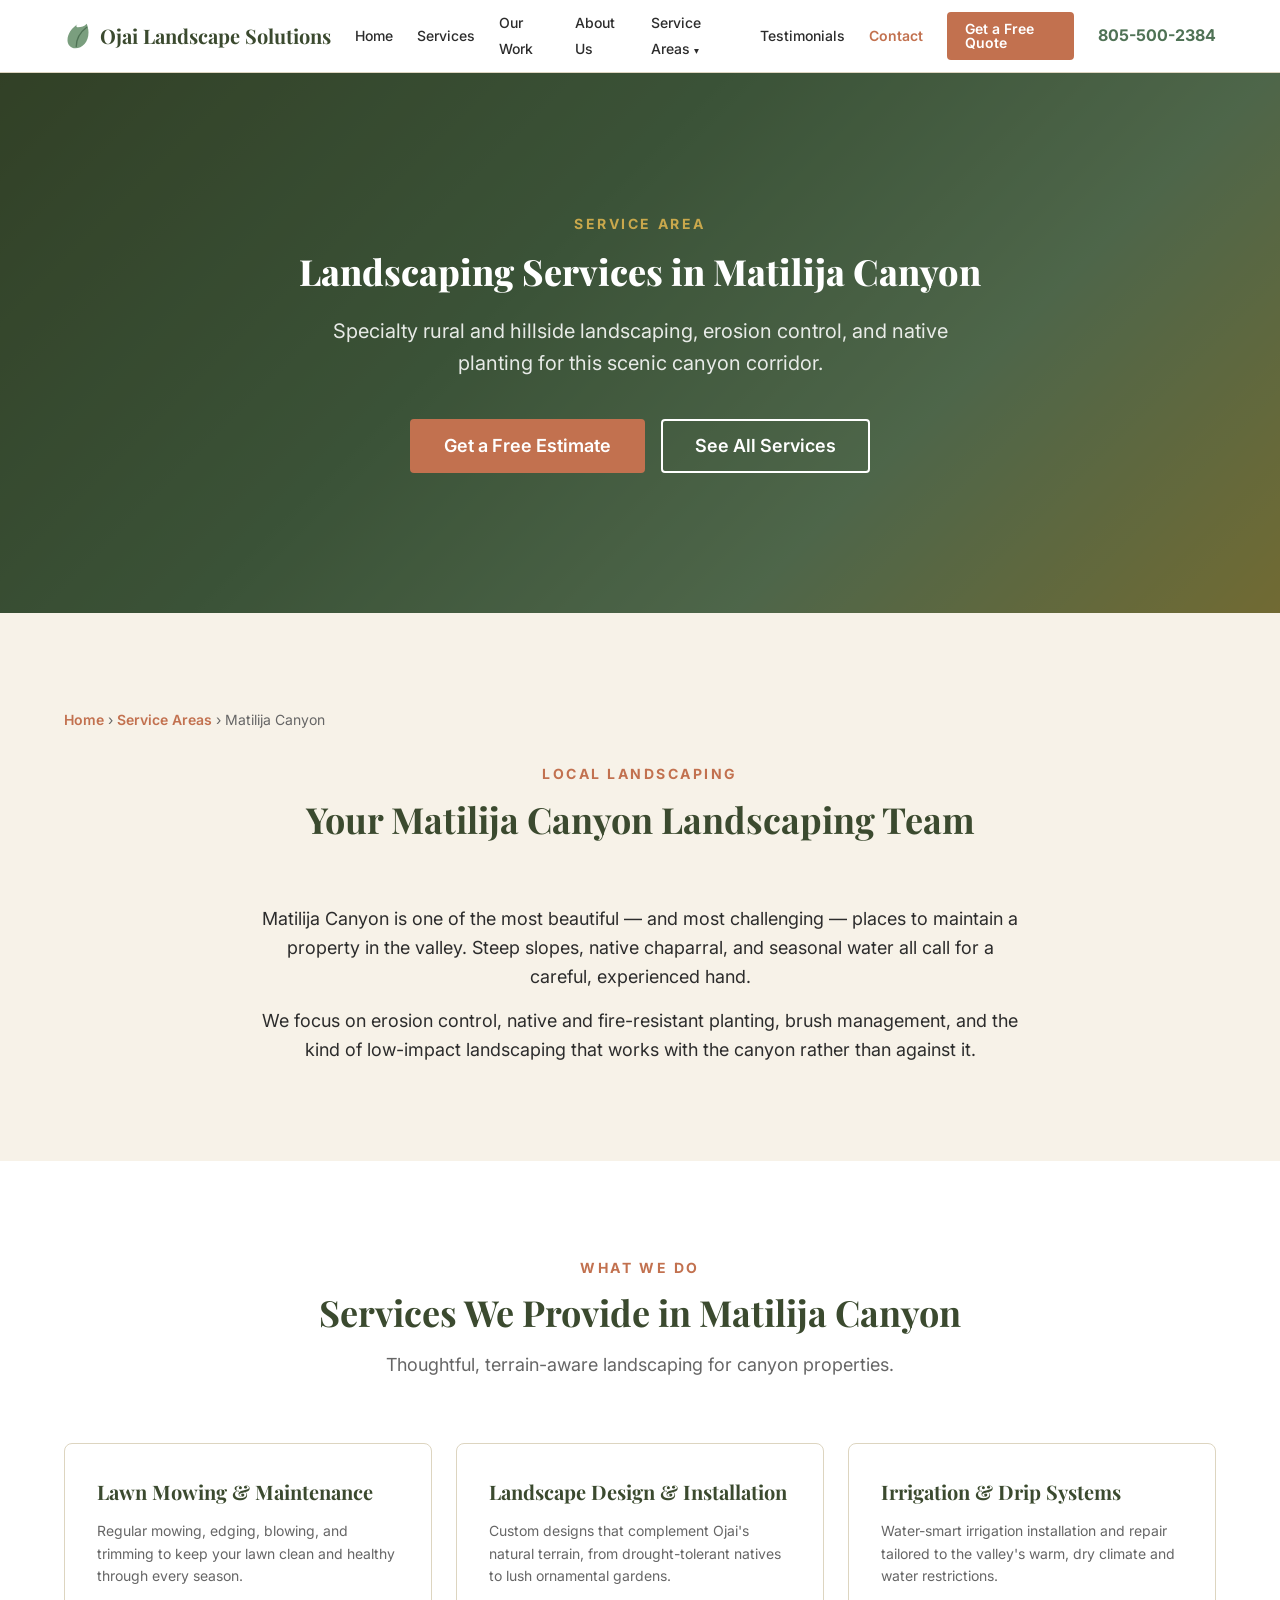
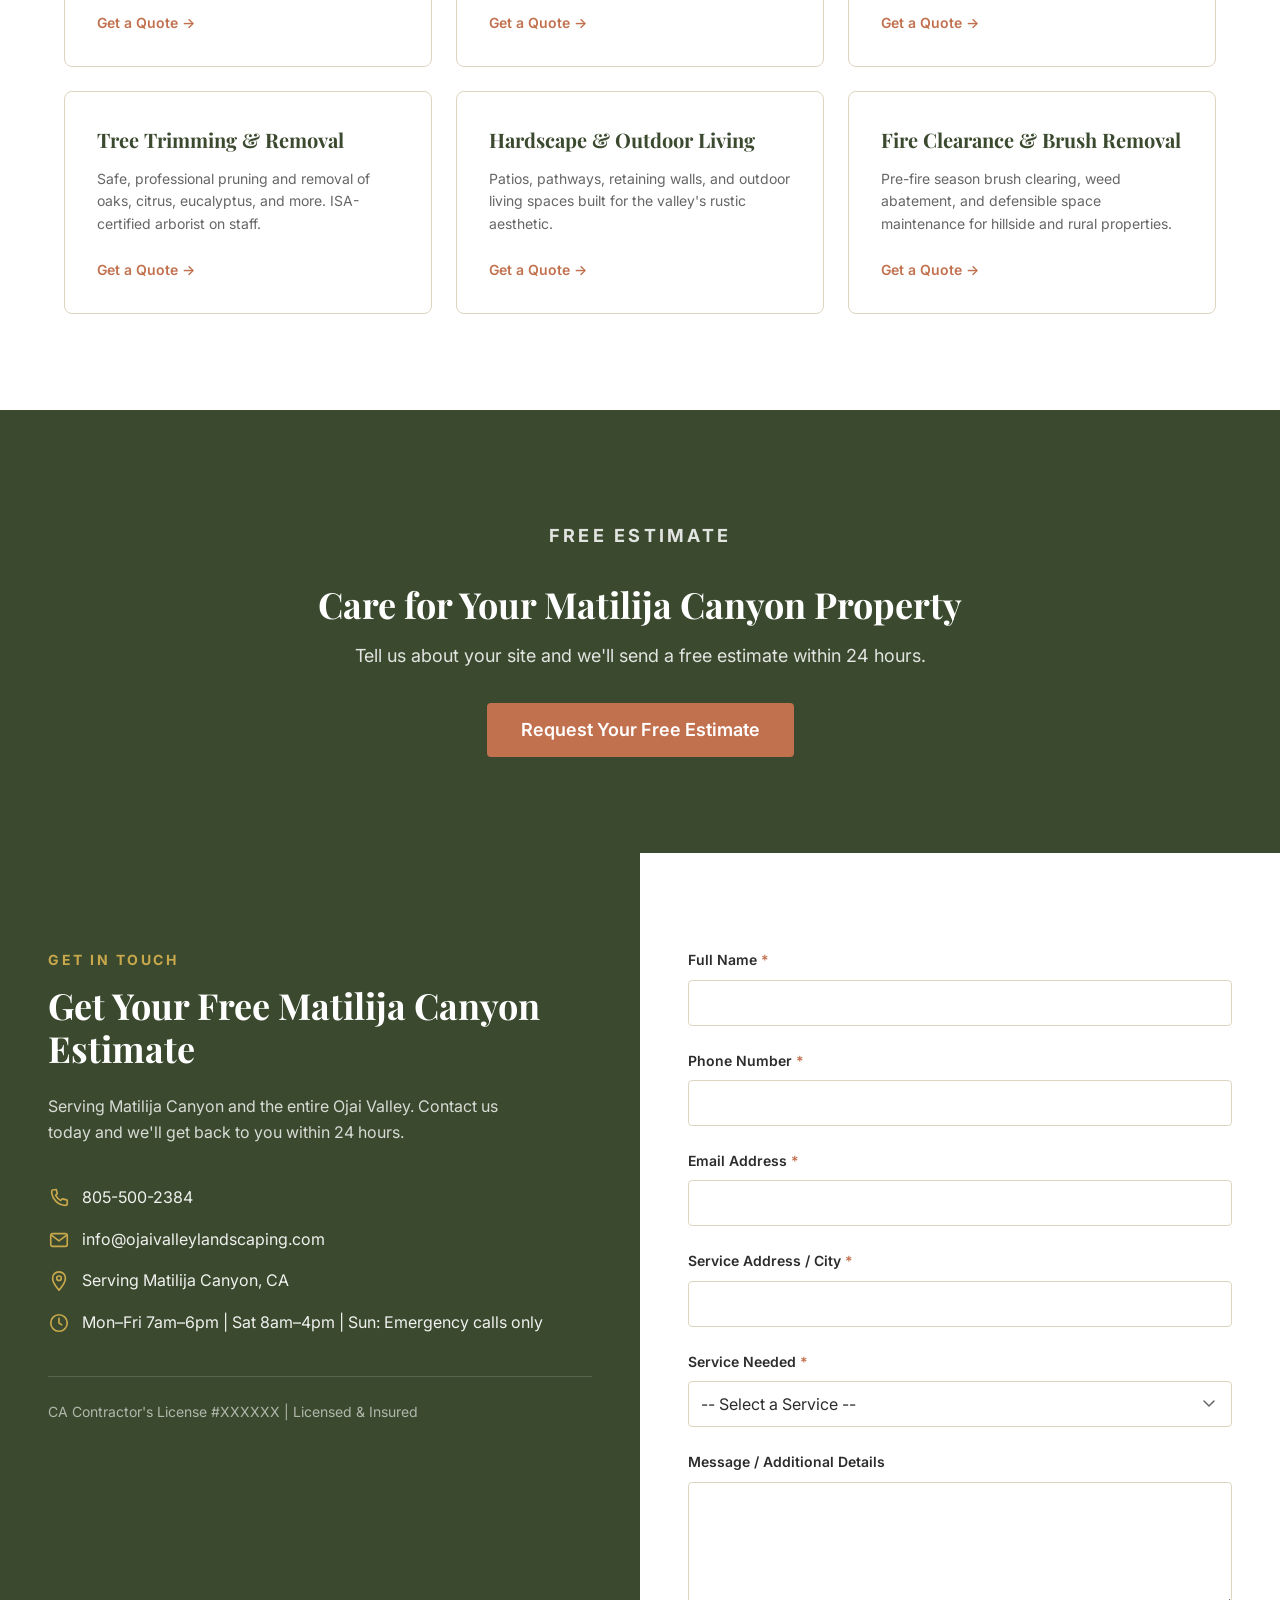
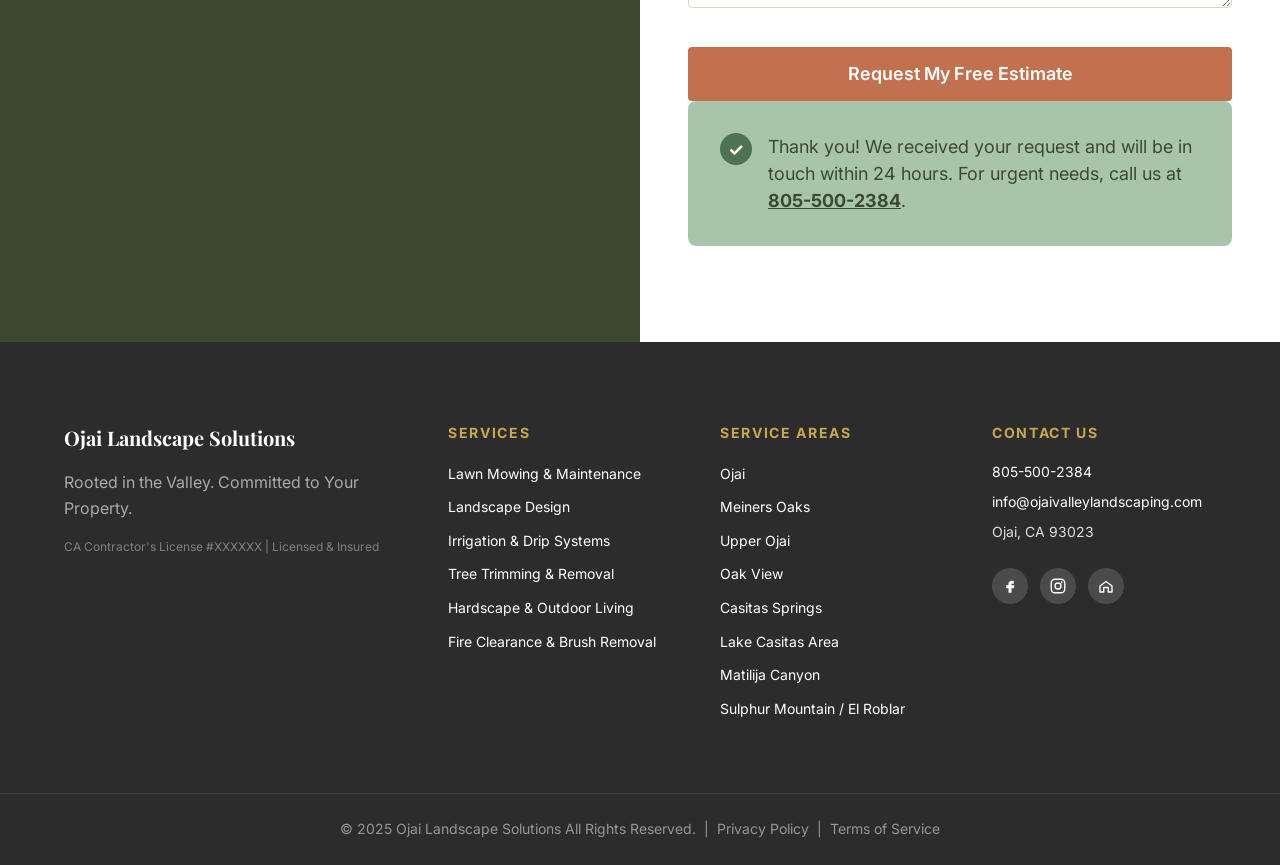
<file: areas/matilija-canyon.html>
<!DOCTYPE html>
<html lang="en">
<head>
  <meta charset="UTF-8">
  <meta name="viewport" content="width=device-width, initial-scale=1.0">
  <title>Hillside & Native Landscaping in Matilija Canyon | Ojai Landscape Solutions</title>
  <meta name="description" content="Rural and hillside landscaping, erosion control, and native planting in Matilija Canyon. Local, licensed & insured. Call 805-500-2384 for a free estimate.">
  <meta property="og:title" content="Hillside & Native Landscaping in Matilija Canyon | Ojai Landscape Solutions">
  <meta property="og:description" content="Rural and hillside landscaping, erosion control, and native planting in Matilija Canyon. Local, licensed & insured. Call 805-500-2384 for a free estimate.">
  <meta property="og:type" content="website">
  <link rel="canonical" href="https://www.ojaivalleylandscaping.com/areas/matilija-canyon.html">

  <link rel="preconnect" href="https://fonts.googleapis.com">
  <link rel="preconnect" href="https://fonts.gstatic.com" crossorigin>
  <link href="https://fonts.googleapis.com/css2?family=Playfair+Display:wght@500;600;700;800&family=Inter:wght@400;500;600;700&display=swap" rel="stylesheet">

  <link rel="stylesheet" href="../css/styles.css">
</head>
<body>

  <!-- ============================= HEADER ============================= -->
  <header id="header">
    <div class="container header__inner">
      <a href="../index.html" class="logo" aria-label="Ojai Landscape Solutions home">
        <svg class="logo__leaf" viewBox="0 0 32 32" width="28" height="28" aria-hidden="true">
          <path d="M16 2C9 7 4 13 4 21c0 5 4 9 9 9 8 0 15-7 15-18 0-4-1-7-2-10-3 3-6 4-10 4-2 0-3-2-0-4z" fill="var(--color-sage)"/>
          <path d="M14 28C14 20 18 12 26 6" fill="none" stroke="var(--color-sage-dark)" stroke-width="1.5" stroke-linecap="round"/>
        </svg>
        <span class="logo__text">Ojai Landscape Solutions</span>
      </a>

      <nav class="nav" id="nav" aria-label="Main navigation">
        <ul class="nav__list">
          <li><a href="../index.html#hero" class="nav__link">Home</a></li>
          <li><a href="../index.html#services" class="nav__link">Services</a></li>
          <li><a href="../index.html#gallery" class="nav__link">Our Work</a></li>
          <li><a href="../index.html#why-us" class="nav__link">About Us</a></li>
          <li class="nav__item nav__item--dropdown">
            <a href="../index.html#service-areas" class="nav__link nav__dropdown-toggle" aria-haspopup="true" aria-expanded="false">Service Areas <span class="nav__caret" aria-hidden="true">&#9662;</span></a>
            <ul class="nav__dropdown">
              <li><a href="ojai.html" class="nav__sublink">Ojai</a></li>
              <li><a href="meiners-oaks.html" class="nav__sublink">Meiners Oaks</a></li>
              <li><a href="oak-view.html" class="nav__sublink">Oak View</a></li>
              <li><a href="casitas-springs.html" class="nav__sublink">Casitas Springs</a></li>
              <li><a href="upper-ojai.html" class="nav__sublink">Upper Ojai</a></li>
              <li><a href="lake-casitas.html" class="nav__sublink">Lake Casitas</a></li>
              <li><a href="matilija-canyon.html" class="nav__sublink" aria-current="page">Matilija Canyon</a></li>
            </ul>
          </li>
          <li><a href="../index.html#testimonials" class="nav__link">Testimonials</a></li>
          <li><a href="#contact" class="nav__link">Contact</a></li>
          <li class="nav__cta-item"><a href="#contact" class="btn btn--terracotta nav__cta">Get a Free Quote</a></li>
        </ul>
      </nav>

      <a href="tel:+18055002384" class="header__phone">805-500-2384</a>

      <button class="hamburger" id="hamburger" aria-label="Toggle navigation menu" aria-expanded="false" aria-controls="nav">
        <span class="hamburger__line"></span>
        <span class="hamburger__line"></span>
        <span class="hamburger__line"></span>
      </button>
    </div>
  </header>

  <main>

    <!-- ============================= AREA HERO ============================= -->
    <section class="hero area-hero fade-in">
      <div class="hero__overlay"></div>
      <div class="container hero__content">
        <p class="eyebrow eyebrow--gold">SERVICE AREA</p>
        <h1 class="hero__title">Landscaping Services in Matilija Canyon</h1>
        <p class="hero__subtitle">Specialty rural and hillside landscaping, erosion control, and native planting for this scenic canyon corridor.</p>
        <div class="hero__buttons">
          <a href="#contact" class="btn btn--terracotta btn--lg">Get a Free Estimate</a>
          <a href="../index.html#services" class="btn btn--outline btn--lg">See All Services</a>
        </div>
      </div>
    </section>

    <!-- ============================= INTRO ============================= -->
    <section class="section section--cream fade-in">
      <div class="container">
        <nav class="breadcrumb" aria-label="Breadcrumb">
          <a href="../index.html">Home</a> &rsaquo; <a href="../index.html#service-areas">Service Areas</a> &rsaquo; <span>Matilija Canyon</span>
        </nav>
        <div class="section__head">
          <p class="eyebrow eyebrow--terracotta">LOCAL LANDSCAPING</p>
          <h2 class="section__title">Your Matilija Canyon Landscaping Team</h2>
        </div>
        <div class="area-intro">
          <p>Matilija Canyon is one of the most beautiful — and most challenging — places to maintain a property in the valley. Steep slopes, native chaparral, and seasonal water all call for a careful, experienced hand.</p>
          <p>We focus on erosion control, native and fire-resistant planting, brush management, and the kind of low-impact landscaping that works with the canyon rather than against it.</p>
        </div>
      </div>
    </section>

    <!-- ============================= SERVICES IN AREA ============================= -->
    <section class="section section--white fade-in">
      <div class="container">
        <div class="section__head">
          <p class="eyebrow eyebrow--terracotta">WHAT WE DO</p>
          <h2 class="section__title">Services We Provide in Matilija Canyon</h2>
          <p class="section__subtitle">Thoughtful, terrain-aware landscaping for canyon properties.</p>
        </div>
        <div class="grid grid--3">
          <article class="card area-feature fade-in">
            <h3 class="service-card__title">Lawn Mowing &amp; Maintenance</h3>
            <p class="service-card__desc">Regular mowing, edging, blowing, and trimming to keep your lawn clean and healthy through every season.</p>
            <a href="#contact" class="card__link">Get a Quote &rarr;</a>
          </article>
          <article class="card area-feature fade-in">
            <h3 class="service-card__title">Landscape Design &amp; Installation</h3>
            <p class="service-card__desc">Custom designs that complement Ojai's natural terrain, from drought-tolerant natives to lush ornamental gardens.</p>
            <a href="#contact" class="card__link">Get a Quote &rarr;</a>
          </article>
          <article class="card area-feature fade-in">
            <h3 class="service-card__title">Irrigation &amp; Drip Systems</h3>
            <p class="service-card__desc">Water-smart irrigation installation and repair tailored to the valley's warm, dry climate and water restrictions.</p>
            <a href="#contact" class="card__link">Get a Quote &rarr;</a>
          </article>
          <article class="card area-feature fade-in">
            <h3 class="service-card__title">Tree Trimming &amp; Removal</h3>
            <p class="service-card__desc">Safe, professional pruning and removal of oaks, citrus, eucalyptus, and more. ISA-certified arborist on staff.</p>
            <a href="#contact" class="card__link">Get a Quote &rarr;</a>
          </article>
          <article class="card area-feature fade-in">
            <h3 class="service-card__title">Hardscape &amp; Outdoor Living</h3>
            <p class="service-card__desc">Patios, pathways, retaining walls, and outdoor living spaces built for the valley's rustic aesthetic.</p>
            <a href="#contact" class="card__link">Get a Quote &rarr;</a>
          </article>
          <article class="card area-feature fade-in">
            <h3 class="service-card__title">Fire Clearance &amp; Brush Removal</h3>
            <p class="service-card__desc">Pre-fire season brush clearing, weed abatement, and defensible space maintenance for hillside and rural properties.</p>
            <a href="#contact" class="card__link">Get a Quote &rarr;</a>
          </article>
        </div>
      </div>
    </section>

    <!-- ============================= LOCAL CTA ============================= -->
    <section class="section section--olive fade-in">
      <div class="container area-cta">
        <p class="eyebrow eyebrow--gold">FREE ESTIMATE</p>
        <h2 class="section__title section__title--light">Care for Your Matilija Canyon Property</h2>
        <p>Tell us about your site and we'll send a free estimate within 24 hours.</p>
        <a href="#contact" class="btn btn--terracotta btn--lg">Request Your Free Estimate</a>
      </div>
    </section>

    <!-- ============================= CONTACT ============================= -->
    <section id="contact" class="contact fade-in">
      <div class="contact__inner">

        <div class="contact__info">
          <p class="eyebrow eyebrow--gold">GET IN TOUCH</p>
          <h2 class="section__title section__title--light">Get Your Free Matilija Canyon Estimate</h2>
          <p class="contact__subtext">Serving Matilija Canyon and the entire Ojai Valley. Contact us today and we'll get back to you within 24 hours.</p>

          <ul class="contact__details">
            <li class="contact__detail">
              <svg viewBox="0 0 24 24" width="22" height="22" aria-hidden="true"><path d="M6 3a2 2 0 0 0-2 2c0 8 7 15 15 15a2 2 0 0 0 2-2v-3a1 1 0 0 0-.8-1l-4-1a1 1 0 0 0-1 .3l-1.4 1.4a13 13 0 0 1-5.5-5.5l1.4-1.4a1 1 0 0 0 .3-1l-1-4A1 1 0 0 0 8 3z" fill="none" stroke="var(--color-gold)" stroke-width="1.8" stroke-linejoin="round"/></svg>
              <a href="tel:+18055002384">805-500-2384</a>
            </li>
            <li class="contact__detail">
              <svg viewBox="0 0 24 24" width="22" height="22" aria-hidden="true"><rect x="3" y="5" width="18" height="14" rx="2" fill="none" stroke="var(--color-gold)" stroke-width="1.8"/><path d="M4 7l8 6 8-6" fill="none" stroke="var(--color-gold)" stroke-width="1.8" stroke-linecap="round" stroke-linejoin="round"/></svg>
              <a href="mailto:info@ojaivalleylandscaping.com">info@ojaivalleylandscaping.com</a>
            </li>
            <li class="contact__detail">
              <svg viewBox="0 0 24 24" width="22" height="22" aria-hidden="true"><path d="M12 2C8 2 5 5 5 9c0 5 7 13 7 13s7-8 7-13c0-4-3-7-7-7z" fill="none" stroke="var(--color-gold)" stroke-width="1.8" stroke-linejoin="round"/><circle cx="12" cy="9" r="2.5" fill="none" stroke="var(--color-gold)" stroke-width="1.8"/></svg>
              <span>Serving Matilija Canyon, CA</span>
            </li>
            <li class="contact__detail">
              <svg viewBox="0 0 24 24" width="22" height="22" aria-hidden="true"><circle cx="12" cy="12" r="9" fill="none" stroke="var(--color-gold)" stroke-width="1.8"/><path d="M12 7v5l3 2" fill="none" stroke="var(--color-gold)" stroke-width="1.8" stroke-linecap="round" stroke-linejoin="round"/></svg>
              <span>Mon–Fri 7am–6pm | Sat 8am–4pm | Sun: Emergency calls only</span>
            </li>
          </ul>

          <p class="contact__license">CA Contractor's License #XXXXXX | Licensed &amp; Insured</p>
        </div>

        <div class="contact__form-panel">
          <form class="form" id="estimate-form" novalidate>
            <div class="form__group">
              <label for="name" class="form__label">Full Name <span class="req">*</span></label>
              <input type="text" id="name" name="name" class="form__input" required>
              <span class="form__error" data-error-for="name"></span>
            </div>

            <div class="form__group">
              <label for="phone" class="form__label">Phone Number <span class="req">*</span></label>
              <input type="tel" id="phone" name="phone" class="form__input" required>
              <span class="form__error" data-error-for="phone"></span>
            </div>

            <div class="form__group">
              <label for="email" class="form__label">Email Address <span class="req">*</span></label>
              <input type="email" id="email" name="email" class="form__input" required>
              <span class="form__error" data-error-for="email"></span>
            </div>

            <div class="form__group">
              <label for="address" class="form__label">Service Address / City <span class="req">*</span></label>
              <input type="text" id="address" name="address" class="form__input" required>
              <span class="form__error" data-error-for="address"></span>
            </div>

            <div class="form__group">
              <label for="service" class="form__label">Service Needed <span class="req">*</span></label>
              <select id="service" name="service" class="form__input form__select" required>
                <option value="">-- Select a Service --</option>
                <option value="Lawn Mowing &amp; Maintenance">Lawn Mowing &amp; Maintenance</option>
                <option value="Landscape Design &amp; Installation">Landscape Design &amp; Installation</option>
                <option value="Irrigation &amp; Drip Systems">Irrigation &amp; Drip Systems</option>
                <option value="Tree Trimming &amp; Removal">Tree Trimming &amp; Removal</option>
                <option value="Hardscape &amp; Outdoor Living">Hardscape &amp; Outdoor Living</option>
                <option value="Fire Clearance &amp; Brush Removal">Fire Clearance &amp; Brush Removal</option>
                <option value="Other / Not Sure Yet">Other / Not Sure Yet</option>
              </select>
              <span class="form__error" data-error-for="service"></span>
            </div>

            <div class="form__group">
              <label for="message" class="form__label">Message / Additional Details</label>
              <textarea id="message" name="message" class="form__input form__textarea" rows="5"></textarea>
            </div>

            <button type="submit" class="btn btn--terracotta form__submit">Request My Free Estimate</button>
          </form>

          <div class="form__success" id="form-success" hidden>
            <span class="form__success-check" aria-hidden="true">&#10003;</span>
            <p>Thank you! We received your request and will be in touch within 24 hours. For urgent needs, call us at <a href="tel:+18055002384">805-500-2384</a>.</p>
          </div>
        </div>

      </div>
    </section>

  </main>

  <!-- ============================= FOOTER ============================= -->
  <footer class="footer">
    <div class="container footer__grid">

      <div class="footer__col footer__brand">
        <p class="footer__logo">Ojai Landscape Solutions</p>
        <p class="footer__tagline">Rooted in the Valley. Committed to Your Property.</p>
        <p class="footer__license">CA Contractor's License #XXXXXX | Licensed &amp; Insured</p>
      </div>

      <div class="footer__col">
        <h4 class="footer__label">Services</h4>
        <ul class="footer__links">
          <li><a href="../index.html#services">Lawn Mowing &amp; Maintenance</a></li>
          <li><a href="../index.html#services">Landscape Design</a></li>
          <li><a href="../index.html#services">Irrigation &amp; Drip Systems</a></li>
          <li><a href="../index.html#services">Tree Trimming &amp; Removal</a></li>
          <li><a href="../index.html#services">Hardscape &amp; Outdoor Living</a></li>
          <li><a href="../index.html#services">Fire Clearance &amp; Brush Removal</a></li>
        </ul>
      </div>

      <div class="footer__col">
        <h4 class="footer__label">Service Areas</h4>
        <ul class="footer__links">
          <li><a href="ojai.html">Ojai</a></li>
          <li><a href="meiners-oaks.html">Meiners Oaks</a></li>
          <li><a href="upper-ojai.html">Upper Ojai</a></li>
          <li><a href="oak-view.html">Oak View</a></li>
          <li><a href="casitas-springs.html">Casitas Springs</a></li>
          <li><a href="lake-casitas.html">Lake Casitas Area</a></li>
          <li><a href="matilija-canyon.html">Matilija Canyon</a></li>
          <li><a href="../index.html#service-areas">Sulphur Mountain / El Roblar</a></li>
        </ul>
      </div>

      <div class="footer__col">
        <h4 class="footer__label">Contact Us</h4>
        <ul class="footer__contact">
          <li><a href="tel:+18055002384">805-500-2384</a></li>
          <li><a href="mailto:info@ojaivalleylandscaping.com">info@ojaivalleylandscaping.com</a></li>
          <li>Ojai, CA 93023</li>
        </ul>
        <div class="footer__social">
          <a href="#" class="social-icon" aria-label="Facebook">
            <svg viewBox="0 0 24 24" width="18" height="18" aria-hidden="true"><path d="M14 9h3V5h-3c-2.2 0-4 1.8-4 4v2H7v4h3v6h4v-6h3l1-4h-4V9a1 1 0 0 1 1-1z" fill="currentColor"/></svg>
          </a>
          <a href="#" class="social-icon" aria-label="Instagram">
            <svg viewBox="0 0 24 24" width="18" height="18" aria-hidden="true"><rect x="3" y="3" width="18" height="18" rx="5" fill="none" stroke="currentColor" stroke-width="1.8"/><circle cx="12" cy="12" r="4" fill="none" stroke="currentColor" stroke-width="1.8"/><circle cx="17" cy="7" r="1.2" fill="currentColor"/></svg>
          </a>
          <a href="#" class="social-icon" aria-label="Nextdoor">
            <svg viewBox="0 0 24 24" width="18" height="18" aria-hidden="true"><path d="M4 20v-8l8-6 8 6v8h-5v-6h-6v6z" fill="none" stroke="currentColor" stroke-width="1.8" stroke-linejoin="round"/></svg>
          </a>
        </div>
      </div>

    </div>

    <div class="footer__bottom">
      <p>&copy; 2025 Ojai Landscape Solutions All Rights Reserved. &nbsp;|&nbsp; <a href="#">Privacy Policy</a> &nbsp;|&nbsp; <a href="#">Terms of Service</a></p>
    </div>
  </footer>

  <script src="../js/main.js"></script>
</body>
</html>
</file>
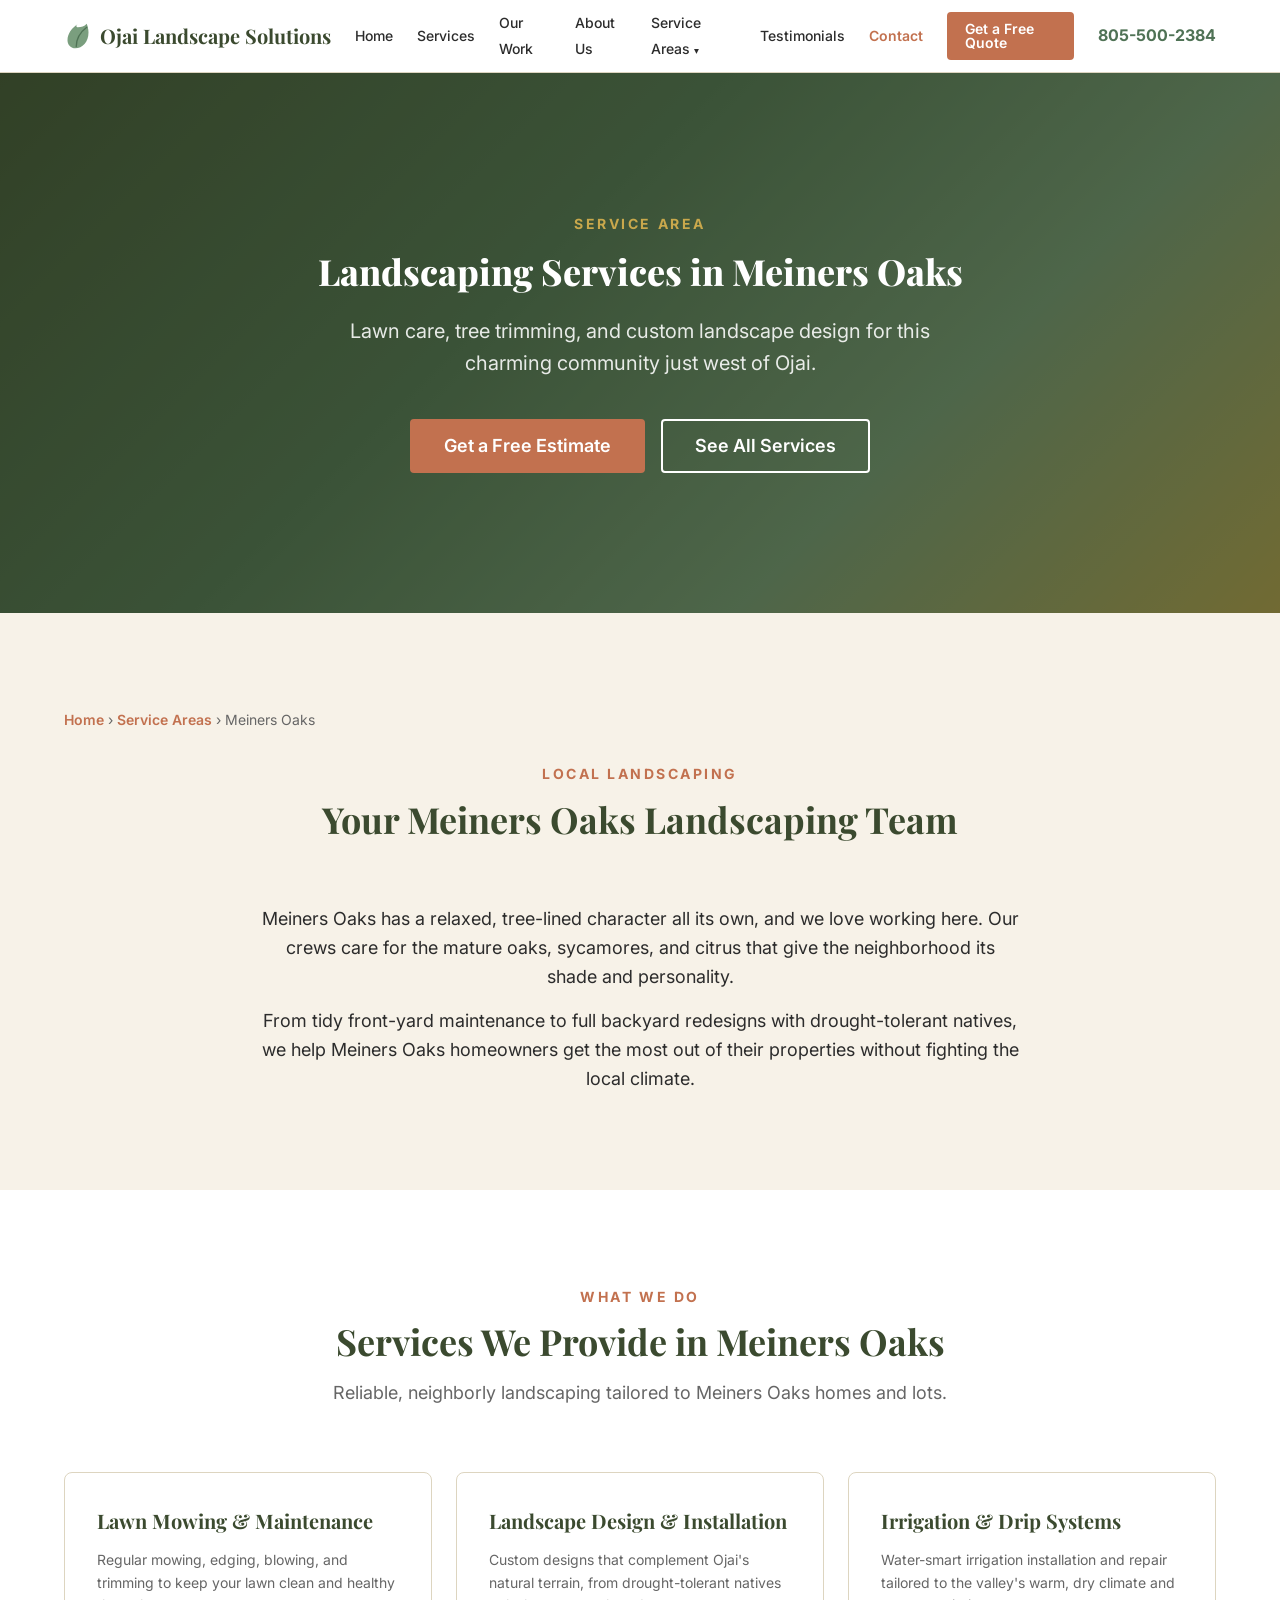
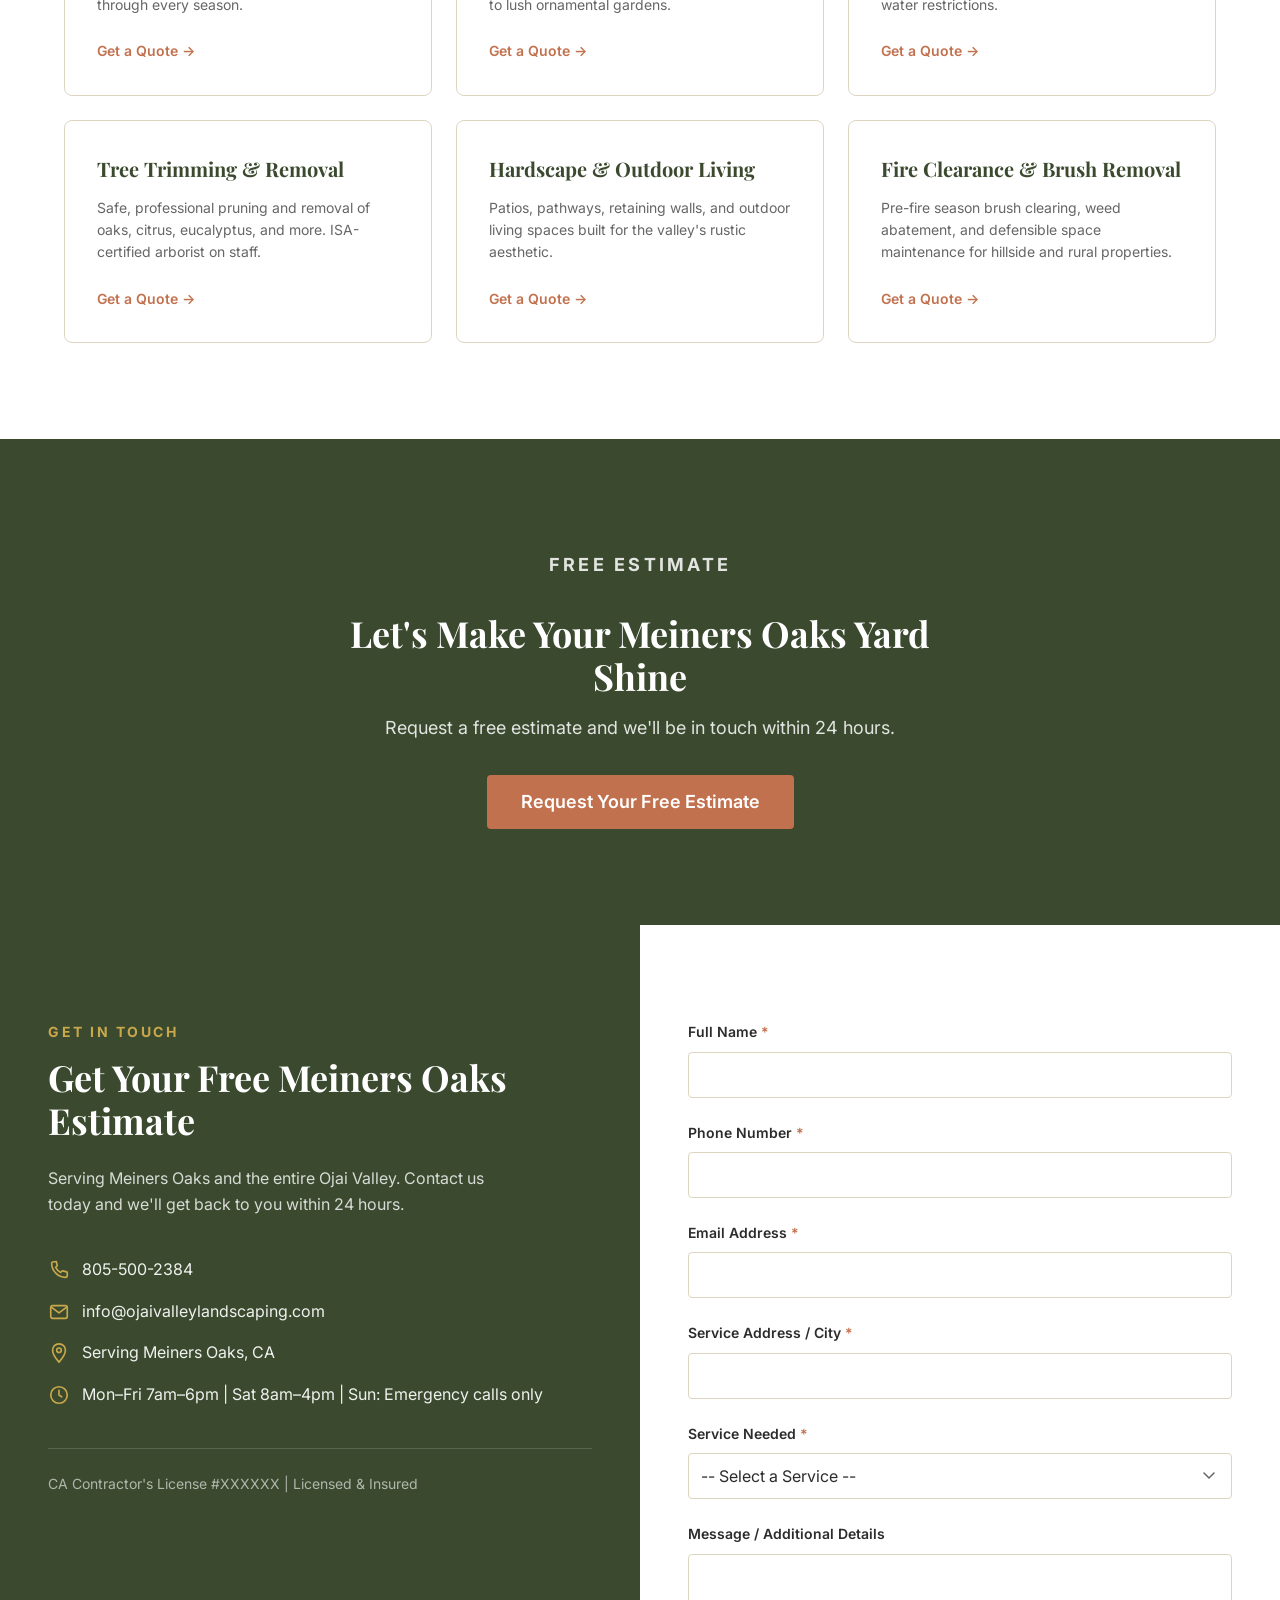
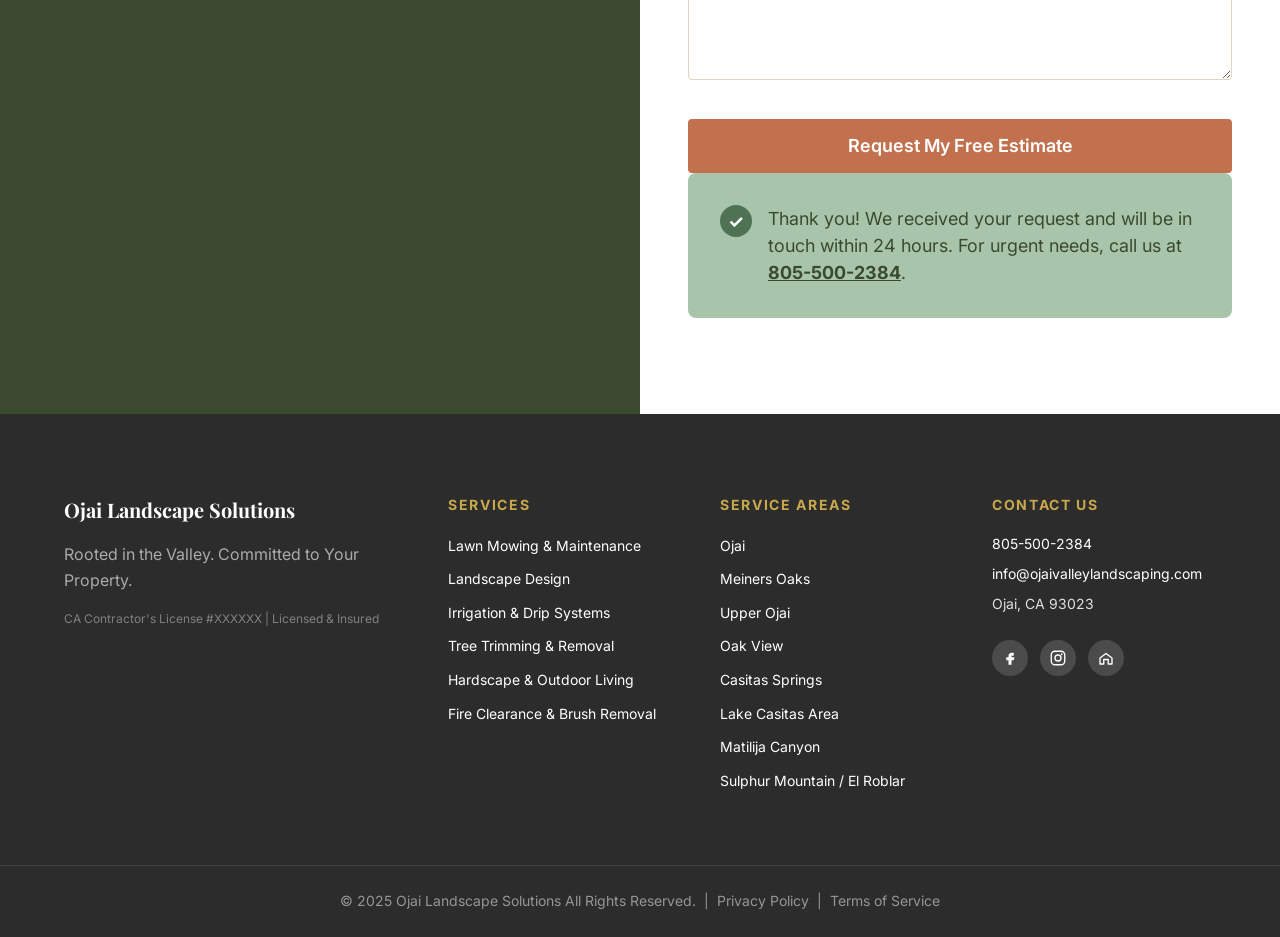
<file: areas/meiners-oaks.html>
<!DOCTYPE html>
<html lang="en">
<head>
  <meta charset="UTF-8">
  <meta name="viewport" content="width=device-width, initial-scale=1.0">
  <title>Landscaping in Meiners Oaks, CA | Ojai Landscape Solutions</title>
  <meta name="description" content="Lawn care, tree trimming, and landscape design in Meiners Oaks, CA. Local, licensed & insured Ojai Valley landscapers. Call 805-500-2384 for a free estimate.">
  <meta property="og:title" content="Landscaping in Meiners Oaks, CA | Ojai Landscape Solutions">
  <meta property="og:description" content="Lawn care, tree trimming, and landscape design in Meiners Oaks, CA. Local, licensed & insured Ojai Valley landscapers. Call 805-500-2384 for a free estimate.">
  <meta property="og:type" content="website">
  <link rel="canonical" href="https://www.ojaivalleylandscaping.com/areas/meiners-oaks.html">

  <link rel="preconnect" href="https://fonts.googleapis.com">
  <link rel="preconnect" href="https://fonts.gstatic.com" crossorigin>
  <link href="https://fonts.googleapis.com/css2?family=Playfair+Display:wght@500;600;700;800&family=Inter:wght@400;500;600;700&display=swap" rel="stylesheet">

  <link rel="stylesheet" href="../css/styles.css">
</head>
<body>

  <!-- ============================= HEADER ============================= -->
  <header id="header">
    <div class="container header__inner">
      <a href="../index.html" class="logo" aria-label="Ojai Landscape Solutions home">
        <svg class="logo__leaf" viewBox="0 0 32 32" width="28" height="28" aria-hidden="true">
          <path d="M16 2C9 7 4 13 4 21c0 5 4 9 9 9 8 0 15-7 15-18 0-4-1-7-2-10-3 3-6 4-10 4-2 0-3-2-0-4z" fill="var(--color-sage)"/>
          <path d="M14 28C14 20 18 12 26 6" fill="none" stroke="var(--color-sage-dark)" stroke-width="1.5" stroke-linecap="round"/>
        </svg>
        <span class="logo__text">Ojai Landscape Solutions</span>
      </a>

      <nav class="nav" id="nav" aria-label="Main navigation">
        <ul class="nav__list">
          <li><a href="../index.html#hero" class="nav__link">Home</a></li>
          <li><a href="../index.html#services" class="nav__link">Services</a></li>
          <li><a href="../index.html#gallery" class="nav__link">Our Work</a></li>
          <li><a href="../index.html#why-us" class="nav__link">About Us</a></li>
          <li class="nav__item nav__item--dropdown">
            <a href="../index.html#service-areas" class="nav__link nav__dropdown-toggle" aria-haspopup="true" aria-expanded="false">Service Areas <span class="nav__caret" aria-hidden="true">&#9662;</span></a>
            <ul class="nav__dropdown">
              <li><a href="ojai.html" class="nav__sublink">Ojai</a></li>
              <li><a href="meiners-oaks.html" class="nav__sublink" aria-current="page">Meiners Oaks</a></li>
              <li><a href="oak-view.html" class="nav__sublink">Oak View</a></li>
              <li><a href="casitas-springs.html" class="nav__sublink">Casitas Springs</a></li>
              <li><a href="upper-ojai.html" class="nav__sublink">Upper Ojai</a></li>
              <li><a href="lake-casitas.html" class="nav__sublink">Lake Casitas</a></li>
              <li><a href="matilija-canyon.html" class="nav__sublink">Matilija Canyon</a></li>
            </ul>
          </li>
          <li><a href="../index.html#testimonials" class="nav__link">Testimonials</a></li>
          <li><a href="#contact" class="nav__link">Contact</a></li>
          <li class="nav__cta-item"><a href="#contact" class="btn btn--terracotta nav__cta">Get a Free Quote</a></li>
        </ul>
      </nav>

      <a href="tel:+18055002384" class="header__phone">805-500-2384</a>

      <button class="hamburger" id="hamburger" aria-label="Toggle navigation menu" aria-expanded="false" aria-controls="nav">
        <span class="hamburger__line"></span>
        <span class="hamburger__line"></span>
        <span class="hamburger__line"></span>
      </button>
    </div>
  </header>

  <main>

    <!-- ============================= AREA HERO ============================= -->
    <section class="hero area-hero fade-in">
      <div class="hero__overlay"></div>
      <div class="container hero__content">
        <p class="eyebrow eyebrow--gold">SERVICE AREA</p>
        <h1 class="hero__title">Landscaping Services in Meiners Oaks</h1>
        <p class="hero__subtitle">Lawn care, tree trimming, and custom landscape design for this charming community just west of Ojai.</p>
        <div class="hero__buttons">
          <a href="#contact" class="btn btn--terracotta btn--lg">Get a Free Estimate</a>
          <a href="../index.html#services" class="btn btn--outline btn--lg">See All Services</a>
        </div>
      </div>
    </section>

    <!-- ============================= INTRO ============================= -->
    <section class="section section--cream fade-in">
      <div class="container">
        <nav class="breadcrumb" aria-label="Breadcrumb">
          <a href="../index.html">Home</a> &rsaquo; <a href="../index.html#service-areas">Service Areas</a> &rsaquo; <span>Meiners Oaks</span>
        </nav>
        <div class="section__head">
          <p class="eyebrow eyebrow--terracotta">LOCAL LANDSCAPING</p>
          <h2 class="section__title">Your Meiners Oaks Landscaping Team</h2>
        </div>
        <div class="area-intro">
          <p>Meiners Oaks has a relaxed, tree-lined character all its own, and we love working here. Our crews care for the mature oaks, sycamores, and citrus that give the neighborhood its shade and personality.</p>
          <p>From tidy front-yard maintenance to full backyard redesigns with drought-tolerant natives, we help Meiners Oaks homeowners get the most out of their properties without fighting the local climate.</p>
        </div>
      </div>
    </section>

    <!-- ============================= SERVICES IN AREA ============================= -->
    <section class="section section--white fade-in">
      <div class="container">
        <div class="section__head">
          <p class="eyebrow eyebrow--terracotta">WHAT WE DO</p>
          <h2 class="section__title">Services We Provide in Meiners Oaks</h2>
          <p class="section__subtitle">Reliable, neighborly landscaping tailored to Meiners Oaks homes and lots.</p>
        </div>
        <div class="grid grid--3">
          <article class="card area-feature fade-in">
            <h3 class="service-card__title">Lawn Mowing &amp; Maintenance</h3>
            <p class="service-card__desc">Regular mowing, edging, blowing, and trimming to keep your lawn clean and healthy through every season.</p>
            <a href="#contact" class="card__link">Get a Quote &rarr;</a>
          </article>
          <article class="card area-feature fade-in">
            <h3 class="service-card__title">Landscape Design &amp; Installation</h3>
            <p class="service-card__desc">Custom designs that complement Ojai's natural terrain, from drought-tolerant natives to lush ornamental gardens.</p>
            <a href="#contact" class="card__link">Get a Quote &rarr;</a>
          </article>
          <article class="card area-feature fade-in">
            <h3 class="service-card__title">Irrigation &amp; Drip Systems</h3>
            <p class="service-card__desc">Water-smart irrigation installation and repair tailored to the valley's warm, dry climate and water restrictions.</p>
            <a href="#contact" class="card__link">Get a Quote &rarr;</a>
          </article>
          <article class="card area-feature fade-in">
            <h3 class="service-card__title">Tree Trimming &amp; Removal</h3>
            <p class="service-card__desc">Safe, professional pruning and removal of oaks, citrus, eucalyptus, and more. ISA-certified arborist on staff.</p>
            <a href="#contact" class="card__link">Get a Quote &rarr;</a>
          </article>
          <article class="card area-feature fade-in">
            <h3 class="service-card__title">Hardscape &amp; Outdoor Living</h3>
            <p class="service-card__desc">Patios, pathways, retaining walls, and outdoor living spaces built for the valley's rustic aesthetic.</p>
            <a href="#contact" class="card__link">Get a Quote &rarr;</a>
          </article>
          <article class="card area-feature fade-in">
            <h3 class="service-card__title">Fire Clearance &amp; Brush Removal</h3>
            <p class="service-card__desc">Pre-fire season brush clearing, weed abatement, and defensible space maintenance for hillside and rural properties.</p>
            <a href="#contact" class="card__link">Get a Quote &rarr;</a>
          </article>
        </div>
      </div>
    </section>

    <!-- ============================= LOCAL CTA ============================= -->
    <section class="section section--olive fade-in">
      <div class="container area-cta">
        <p class="eyebrow eyebrow--gold">FREE ESTIMATE</p>
        <h2 class="section__title section__title--light">Let's Make Your Meiners Oaks Yard Shine</h2>
        <p>Request a free estimate and we'll be in touch within 24 hours.</p>
        <a href="#contact" class="btn btn--terracotta btn--lg">Request Your Free Estimate</a>
      </div>
    </section>

    <!-- ============================= CONTACT ============================= -->
    <section id="contact" class="contact fade-in">
      <div class="contact__inner">

        <div class="contact__info">
          <p class="eyebrow eyebrow--gold">GET IN TOUCH</p>
          <h2 class="section__title section__title--light">Get Your Free Meiners Oaks Estimate</h2>
          <p class="contact__subtext">Serving Meiners Oaks and the entire Ojai Valley. Contact us today and we'll get back to you within 24 hours.</p>

          <ul class="contact__details">
            <li class="contact__detail">
              <svg viewBox="0 0 24 24" width="22" height="22" aria-hidden="true"><path d="M6 3a2 2 0 0 0-2 2c0 8 7 15 15 15a2 2 0 0 0 2-2v-3a1 1 0 0 0-.8-1l-4-1a1 1 0 0 0-1 .3l-1.4 1.4a13 13 0 0 1-5.5-5.5l1.4-1.4a1 1 0 0 0 .3-1l-1-4A1 1 0 0 0 8 3z" fill="none" stroke="var(--color-gold)" stroke-width="1.8" stroke-linejoin="round"/></svg>
              <a href="tel:+18055002384">805-500-2384</a>
            </li>
            <li class="contact__detail">
              <svg viewBox="0 0 24 24" width="22" height="22" aria-hidden="true"><rect x="3" y="5" width="18" height="14" rx="2" fill="none" stroke="var(--color-gold)" stroke-width="1.8"/><path d="M4 7l8 6 8-6" fill="none" stroke="var(--color-gold)" stroke-width="1.8" stroke-linecap="round" stroke-linejoin="round"/></svg>
              <a href="mailto:info@ojaivalleylandscaping.com">info@ojaivalleylandscaping.com</a>
            </li>
            <li class="contact__detail">
              <svg viewBox="0 0 24 24" width="22" height="22" aria-hidden="true"><path d="M12 2C8 2 5 5 5 9c0 5 7 13 7 13s7-8 7-13c0-4-3-7-7-7z" fill="none" stroke="var(--color-gold)" stroke-width="1.8" stroke-linejoin="round"/><circle cx="12" cy="9" r="2.5" fill="none" stroke="var(--color-gold)" stroke-width="1.8"/></svg>
              <span>Serving Meiners Oaks, CA</span>
            </li>
            <li class="contact__detail">
              <svg viewBox="0 0 24 24" width="22" height="22" aria-hidden="true"><circle cx="12" cy="12" r="9" fill="none" stroke="var(--color-gold)" stroke-width="1.8"/><path d="M12 7v5l3 2" fill="none" stroke="var(--color-gold)" stroke-width="1.8" stroke-linecap="round" stroke-linejoin="round"/></svg>
              <span>Mon–Fri 7am–6pm | Sat 8am–4pm | Sun: Emergency calls only</span>
            </li>
          </ul>

          <p class="contact__license">CA Contractor's License #XXXXXX | Licensed &amp; Insured</p>
        </div>

        <div class="contact__form-panel">
          <form class="form" id="estimate-form" novalidate>
            <div class="form__group">
              <label for="name" class="form__label">Full Name <span class="req">*</span></label>
              <input type="text" id="name" name="name" class="form__input" required>
              <span class="form__error" data-error-for="name"></span>
            </div>

            <div class="form__group">
              <label for="phone" class="form__label">Phone Number <span class="req">*</span></label>
              <input type="tel" id="phone" name="phone" class="form__input" required>
              <span class="form__error" data-error-for="phone"></span>
            </div>

            <div class="form__group">
              <label for="email" class="form__label">Email Address <span class="req">*</span></label>
              <input type="email" id="email" name="email" class="form__input" required>
              <span class="form__error" data-error-for="email"></span>
            </div>

            <div class="form__group">
              <label for="address" class="form__label">Service Address / City <span class="req">*</span></label>
              <input type="text" id="address" name="address" class="form__input" required>
              <span class="form__error" data-error-for="address"></span>
            </div>

            <div class="form__group">
              <label for="service" class="form__label">Service Needed <span class="req">*</span></label>
              <select id="service" name="service" class="form__input form__select" required>
                <option value="">-- Select a Service --</option>
                <option value="Lawn Mowing &amp; Maintenance">Lawn Mowing &amp; Maintenance</option>
                <option value="Landscape Design &amp; Installation">Landscape Design &amp; Installation</option>
                <option value="Irrigation &amp; Drip Systems">Irrigation &amp; Drip Systems</option>
                <option value="Tree Trimming &amp; Removal">Tree Trimming &amp; Removal</option>
                <option value="Hardscape &amp; Outdoor Living">Hardscape &amp; Outdoor Living</option>
                <option value="Fire Clearance &amp; Brush Removal">Fire Clearance &amp; Brush Removal</option>
                <option value="Other / Not Sure Yet">Other / Not Sure Yet</option>
              </select>
              <span class="form__error" data-error-for="service"></span>
            </div>

            <div class="form__group">
              <label for="message" class="form__label">Message / Additional Details</label>
              <textarea id="message" name="message" class="form__input form__textarea" rows="5"></textarea>
            </div>

            <button type="submit" class="btn btn--terracotta form__submit">Request My Free Estimate</button>
          </form>

          <div class="form__success" id="form-success" hidden>
            <span class="form__success-check" aria-hidden="true">&#10003;</span>
            <p>Thank you! We received your request and will be in touch within 24 hours. For urgent needs, call us at <a href="tel:+18055002384">805-500-2384</a>.</p>
          </div>
        </div>

      </div>
    </section>

  </main>

  <!-- ============================= FOOTER ============================= -->
  <footer class="footer">
    <div class="container footer__grid">

      <div class="footer__col footer__brand">
        <p class="footer__logo">Ojai Landscape Solutions</p>
        <p class="footer__tagline">Rooted in the Valley. Committed to Your Property.</p>
        <p class="footer__license">CA Contractor's License #XXXXXX | Licensed &amp; Insured</p>
      </div>

      <div class="footer__col">
        <h4 class="footer__label">Services</h4>
        <ul class="footer__links">
          <li><a href="../index.html#services">Lawn Mowing &amp; Maintenance</a></li>
          <li><a href="../index.html#services">Landscape Design</a></li>
          <li><a href="../index.html#services">Irrigation &amp; Drip Systems</a></li>
          <li><a href="../index.html#services">Tree Trimming &amp; Removal</a></li>
          <li><a href="../index.html#services">Hardscape &amp; Outdoor Living</a></li>
          <li><a href="../index.html#services">Fire Clearance &amp; Brush Removal</a></li>
        </ul>
      </div>

      <div class="footer__col">
        <h4 class="footer__label">Service Areas</h4>
        <ul class="footer__links">
          <li><a href="ojai.html">Ojai</a></li>
          <li><a href="meiners-oaks.html">Meiners Oaks</a></li>
          <li><a href="upper-ojai.html">Upper Ojai</a></li>
          <li><a href="oak-view.html">Oak View</a></li>
          <li><a href="casitas-springs.html">Casitas Springs</a></li>
          <li><a href="lake-casitas.html">Lake Casitas Area</a></li>
          <li><a href="matilija-canyon.html">Matilija Canyon</a></li>
          <li><a href="../index.html#service-areas">Sulphur Mountain / El Roblar</a></li>
        </ul>
      </div>

      <div class="footer__col">
        <h4 class="footer__label">Contact Us</h4>
        <ul class="footer__contact">
          <li><a href="tel:+18055002384">805-500-2384</a></li>
          <li><a href="mailto:info@ojaivalleylandscaping.com">info@ojaivalleylandscaping.com</a></li>
          <li>Ojai, CA 93023</li>
        </ul>
        <div class="footer__social">
          <a href="#" class="social-icon" aria-label="Facebook">
            <svg viewBox="0 0 24 24" width="18" height="18" aria-hidden="true"><path d="M14 9h3V5h-3c-2.2 0-4 1.8-4 4v2H7v4h3v6h4v-6h3l1-4h-4V9a1 1 0 0 1 1-1z" fill="currentColor"/></svg>
          </a>
          <a href="#" class="social-icon" aria-label="Instagram">
            <svg viewBox="0 0 24 24" width="18" height="18" aria-hidden="true"><rect x="3" y="3" width="18" height="18" rx="5" fill="none" stroke="currentColor" stroke-width="1.8"/><circle cx="12" cy="12" r="4" fill="none" stroke="currentColor" stroke-width="1.8"/><circle cx="17" cy="7" r="1.2" fill="currentColor"/></svg>
          </a>
          <a href="#" class="social-icon" aria-label="Nextdoor">
            <svg viewBox="0 0 24 24" width="18" height="18" aria-hidden="true"><path d="M4 20v-8l8-6 8 6v8h-5v-6h-6v6z" fill="none" stroke="currentColor" stroke-width="1.8" stroke-linejoin="round"/></svg>
          </a>
        </div>
      </div>

    </div>

    <div class="footer__bottom">
      <p>&copy; 2025 Ojai Landscape Solutions All Rights Reserved. &nbsp;|&nbsp; <a href="#">Privacy Policy</a> &nbsp;|&nbsp; <a href="#">Terms of Service</a></p>
    </div>
  </footer>

  <script src="../js/main.js"></script>
</body>
</html>
</file>
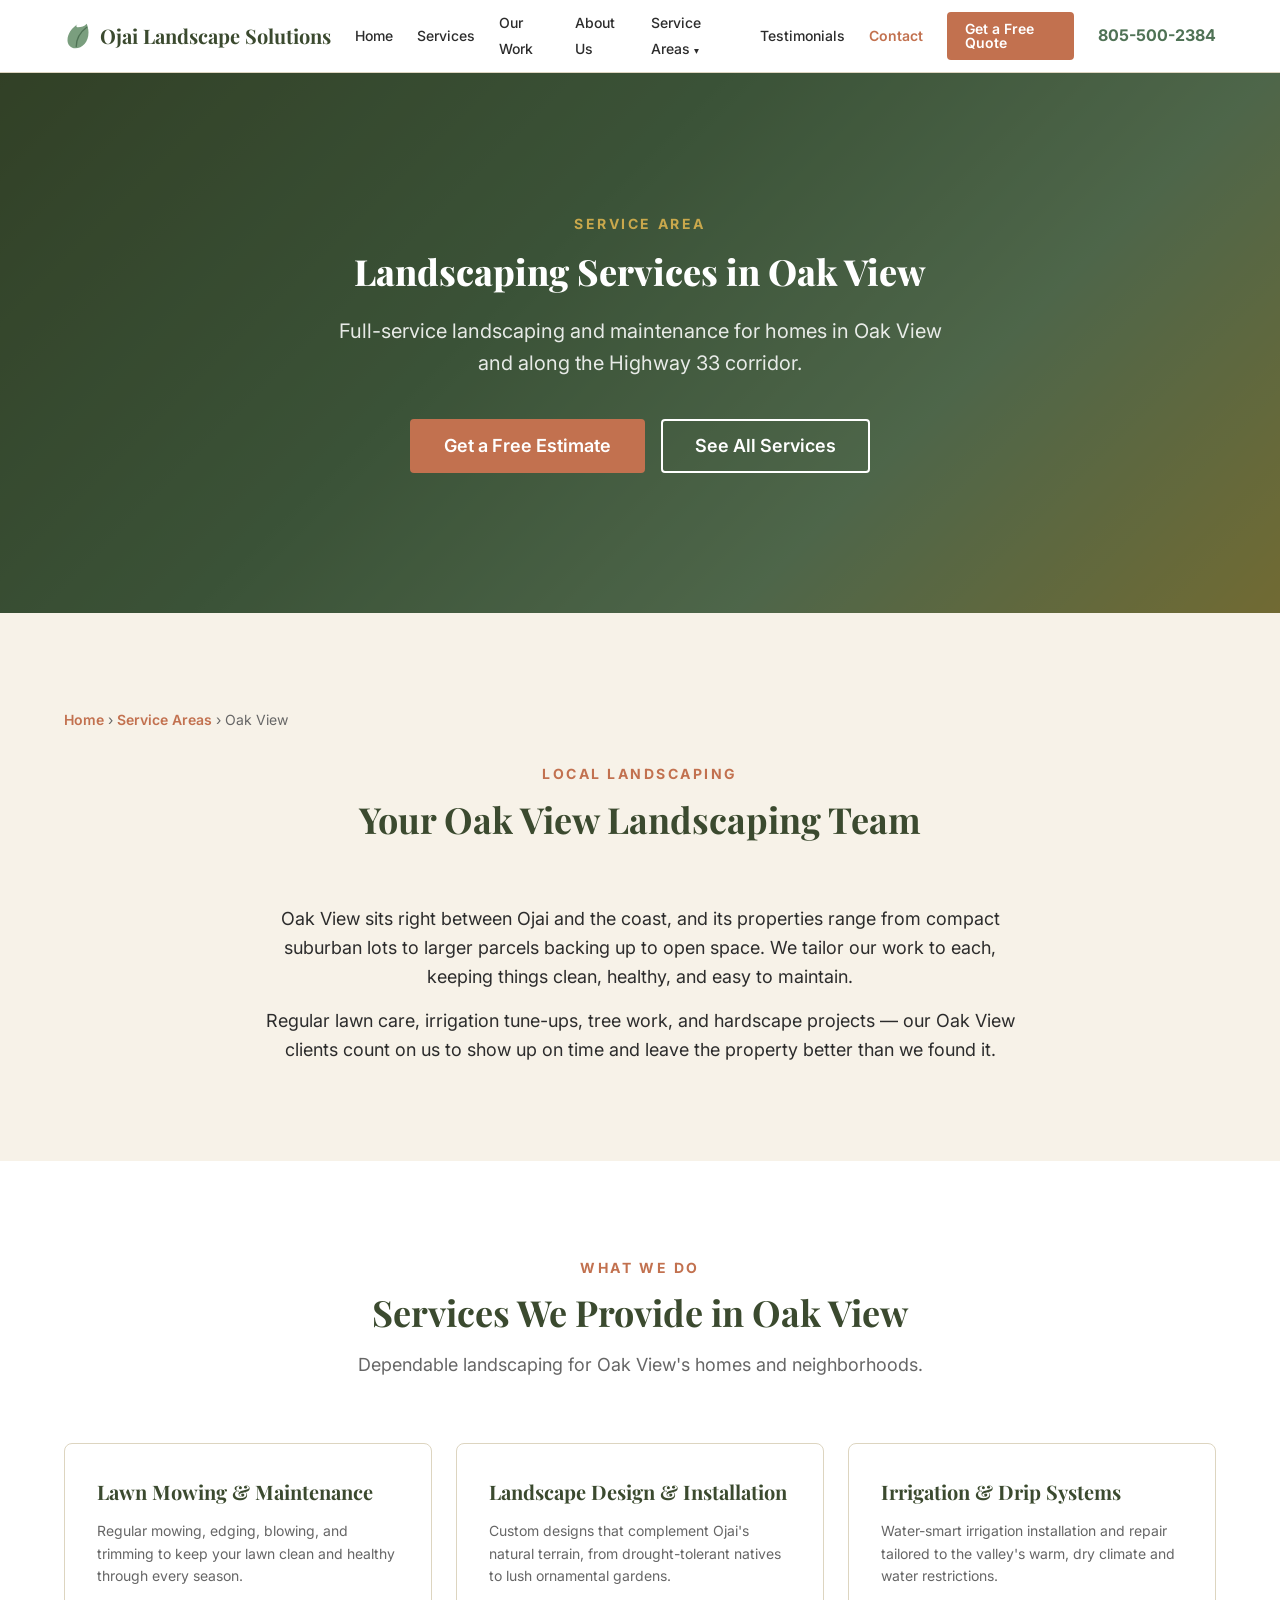
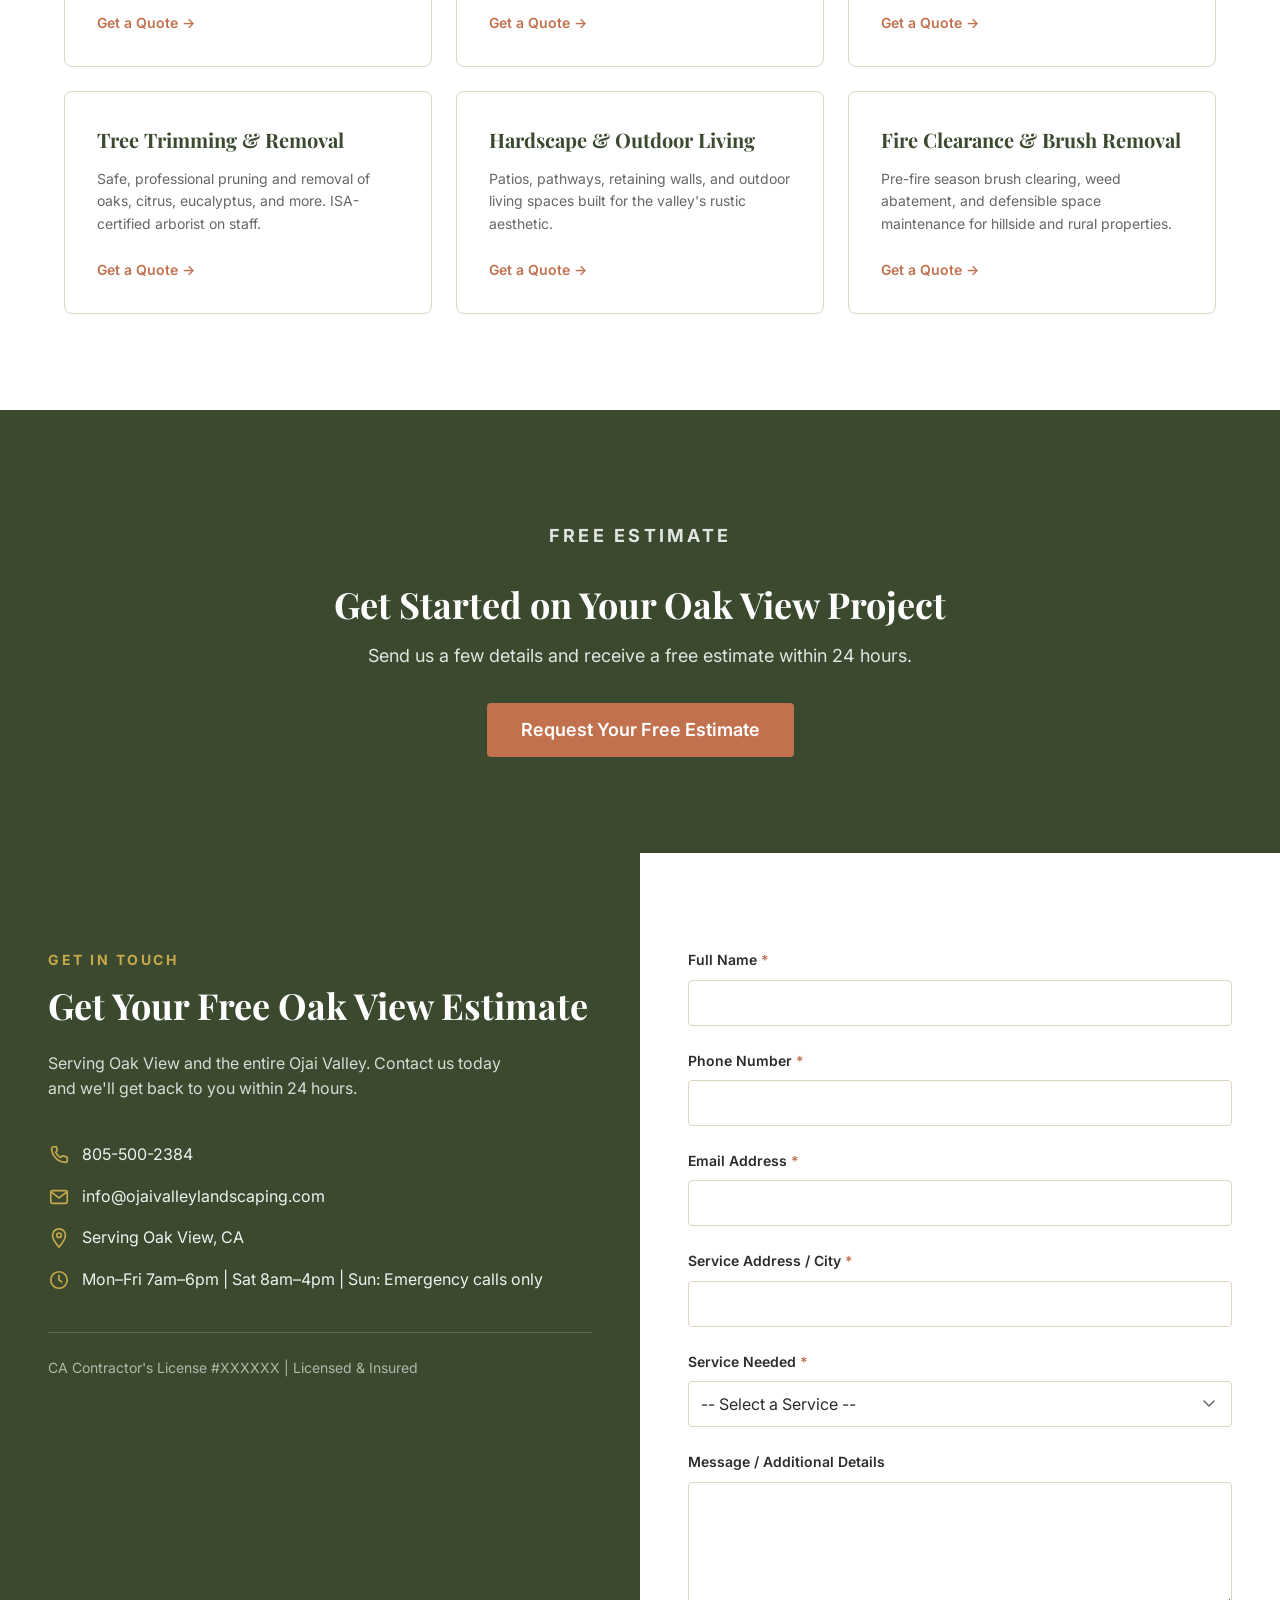
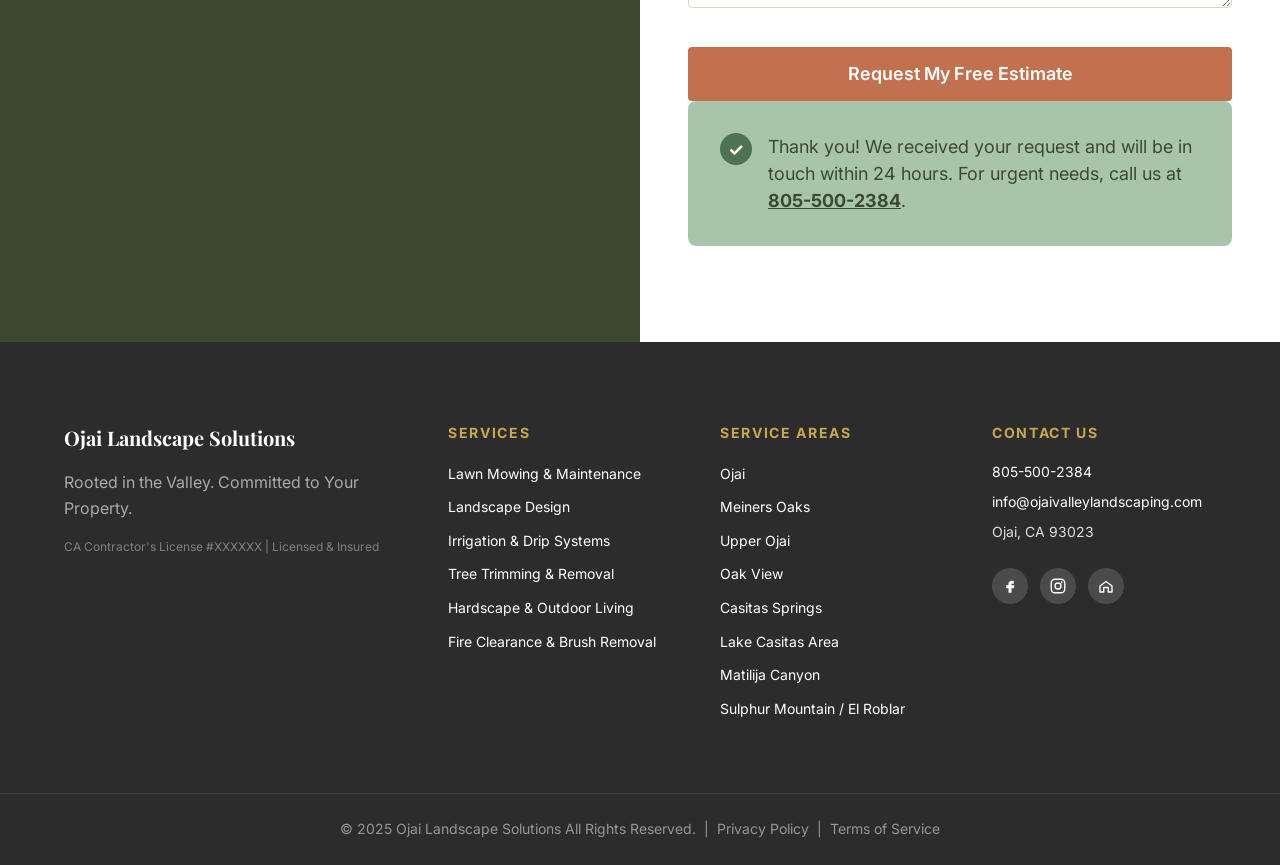
<file: areas/oak-view.html>
<!DOCTYPE html>
<html lang="en">
<head>
  <meta charset="UTF-8">
  <meta name="viewport" content="width=device-width, initial-scale=1.0">
  <title>Landscaping in Oak View, CA | Ojai Landscape Solutions</title>
  <meta name="description" content="Full-service landscaping and maintenance in Oak View, CA and along Highway 33. Locally owned, licensed & insured. Call 805-500-2384 for a free estimate.">
  <meta property="og:title" content="Landscaping in Oak View, CA | Ojai Landscape Solutions">
  <meta property="og:description" content="Full-service landscaping and maintenance in Oak View, CA and along Highway 33. Locally owned, licensed & insured. Call 805-500-2384 for a free estimate.">
  <meta property="og:type" content="website">
  <link rel="canonical" href="https://www.ojaivalleylandscaping.com/areas/oak-view.html">

  <link rel="preconnect" href="https://fonts.googleapis.com">
  <link rel="preconnect" href="https://fonts.gstatic.com" crossorigin>
  <link href="https://fonts.googleapis.com/css2?family=Playfair+Display:wght@500;600;700;800&family=Inter:wght@400;500;600;700&display=swap" rel="stylesheet">

  <link rel="stylesheet" href="../css/styles.css">
</head>
<body>

  <!-- ============================= HEADER ============================= -->
  <header id="header">
    <div class="container header__inner">
      <a href="../index.html" class="logo" aria-label="Ojai Landscape Solutions home">
        <svg class="logo__leaf" viewBox="0 0 32 32" width="28" height="28" aria-hidden="true">
          <path d="M16 2C9 7 4 13 4 21c0 5 4 9 9 9 8 0 15-7 15-18 0-4-1-7-2-10-3 3-6 4-10 4-2 0-3-2-0-4z" fill="var(--color-sage)"/>
          <path d="M14 28C14 20 18 12 26 6" fill="none" stroke="var(--color-sage-dark)" stroke-width="1.5" stroke-linecap="round"/>
        </svg>
        <span class="logo__text">Ojai Landscape Solutions</span>
      </a>

      <nav class="nav" id="nav" aria-label="Main navigation">
        <ul class="nav__list">
          <li><a href="../index.html#hero" class="nav__link">Home</a></li>
          <li><a href="../index.html#services" class="nav__link">Services</a></li>
          <li><a href="../index.html#gallery" class="nav__link">Our Work</a></li>
          <li><a href="../index.html#why-us" class="nav__link">About Us</a></li>
          <li class="nav__item nav__item--dropdown">
            <a href="../index.html#service-areas" class="nav__link nav__dropdown-toggle" aria-haspopup="true" aria-expanded="false">Service Areas <span class="nav__caret" aria-hidden="true">&#9662;</span></a>
            <ul class="nav__dropdown">
              <li><a href="ojai.html" class="nav__sublink">Ojai</a></li>
              <li><a href="meiners-oaks.html" class="nav__sublink">Meiners Oaks</a></li>
              <li><a href="oak-view.html" class="nav__sublink" aria-current="page">Oak View</a></li>
              <li><a href="casitas-springs.html" class="nav__sublink">Casitas Springs</a></li>
              <li><a href="upper-ojai.html" class="nav__sublink">Upper Ojai</a></li>
              <li><a href="lake-casitas.html" class="nav__sublink">Lake Casitas</a></li>
              <li><a href="matilija-canyon.html" class="nav__sublink">Matilija Canyon</a></li>
            </ul>
          </li>
          <li><a href="../index.html#testimonials" class="nav__link">Testimonials</a></li>
          <li><a href="#contact" class="nav__link">Contact</a></li>
          <li class="nav__cta-item"><a href="#contact" class="btn btn--terracotta nav__cta">Get a Free Quote</a></li>
        </ul>
      </nav>

      <a href="tel:+18055002384" class="header__phone">805-500-2384</a>

      <button class="hamburger" id="hamburger" aria-label="Toggle navigation menu" aria-expanded="false" aria-controls="nav">
        <span class="hamburger__line"></span>
        <span class="hamburger__line"></span>
        <span class="hamburger__line"></span>
      </button>
    </div>
  </header>

  <main>

    <!-- ============================= AREA HERO ============================= -->
    <section class="hero area-hero fade-in">
      <div class="hero__overlay"></div>
      <div class="container hero__content">
        <p class="eyebrow eyebrow--gold">SERVICE AREA</p>
        <h1 class="hero__title">Landscaping Services in Oak View</h1>
        <p class="hero__subtitle">Full-service landscaping and maintenance for homes in Oak View and along the Highway 33 corridor.</p>
        <div class="hero__buttons">
          <a href="#contact" class="btn btn--terracotta btn--lg">Get a Free Estimate</a>
          <a href="../index.html#services" class="btn btn--outline btn--lg">See All Services</a>
        </div>
      </div>
    </section>

    <!-- ============================= INTRO ============================= -->
    <section class="section section--cream fade-in">
      <div class="container">
        <nav class="breadcrumb" aria-label="Breadcrumb">
          <a href="../index.html">Home</a> &rsaquo; <a href="../index.html#service-areas">Service Areas</a> &rsaquo; <span>Oak View</span>
        </nav>
        <div class="section__head">
          <p class="eyebrow eyebrow--terracotta">LOCAL LANDSCAPING</p>
          <h2 class="section__title">Your Oak View Landscaping Team</h2>
        </div>
        <div class="area-intro">
          <p>Oak View sits right between Ojai and the coast, and its properties range from compact suburban lots to larger parcels backing up to open space. We tailor our work to each, keeping things clean, healthy, and easy to maintain.</p>
          <p>Regular lawn care, irrigation tune-ups, tree work, and hardscape projects — our Oak View clients count on us to show up on time and leave the property better than we found it.</p>
        </div>
      </div>
    </section>

    <!-- ============================= SERVICES IN AREA ============================= -->
    <section class="section section--white fade-in">
      <div class="container">
        <div class="section__head">
          <p class="eyebrow eyebrow--terracotta">WHAT WE DO</p>
          <h2 class="section__title">Services We Provide in Oak View</h2>
          <p class="section__subtitle">Dependable landscaping for Oak View's homes and neighborhoods.</p>
        </div>
        <div class="grid grid--3">
          <article class="card area-feature fade-in">
            <h3 class="service-card__title">Lawn Mowing &amp; Maintenance</h3>
            <p class="service-card__desc">Regular mowing, edging, blowing, and trimming to keep your lawn clean and healthy through every season.</p>
            <a href="#contact" class="card__link">Get a Quote &rarr;</a>
          </article>
          <article class="card area-feature fade-in">
            <h3 class="service-card__title">Landscape Design &amp; Installation</h3>
            <p class="service-card__desc">Custom designs that complement Ojai's natural terrain, from drought-tolerant natives to lush ornamental gardens.</p>
            <a href="#contact" class="card__link">Get a Quote &rarr;</a>
          </article>
          <article class="card area-feature fade-in">
            <h3 class="service-card__title">Irrigation &amp; Drip Systems</h3>
            <p class="service-card__desc">Water-smart irrigation installation and repair tailored to the valley's warm, dry climate and water restrictions.</p>
            <a href="#contact" class="card__link">Get a Quote &rarr;</a>
          </article>
          <article class="card area-feature fade-in">
            <h3 class="service-card__title">Tree Trimming &amp; Removal</h3>
            <p class="service-card__desc">Safe, professional pruning and removal of oaks, citrus, eucalyptus, and more. ISA-certified arborist on staff.</p>
            <a href="#contact" class="card__link">Get a Quote &rarr;</a>
          </article>
          <article class="card area-feature fade-in">
            <h3 class="service-card__title">Hardscape &amp; Outdoor Living</h3>
            <p class="service-card__desc">Patios, pathways, retaining walls, and outdoor living spaces built for the valley's rustic aesthetic.</p>
            <a href="#contact" class="card__link">Get a Quote &rarr;</a>
          </article>
          <article class="card area-feature fade-in">
            <h3 class="service-card__title">Fire Clearance &amp; Brush Removal</h3>
            <p class="service-card__desc">Pre-fire season brush clearing, weed abatement, and defensible space maintenance for hillside and rural properties.</p>
            <a href="#contact" class="card__link">Get a Quote &rarr;</a>
          </article>
        </div>
      </div>
    </section>

    <!-- ============================= LOCAL CTA ============================= -->
    <section class="section section--olive fade-in">
      <div class="container area-cta">
        <p class="eyebrow eyebrow--gold">FREE ESTIMATE</p>
        <h2 class="section__title section__title--light">Get Started on Your Oak View Project</h2>
        <p>Send us a few details and receive a free estimate within 24 hours.</p>
        <a href="#contact" class="btn btn--terracotta btn--lg">Request Your Free Estimate</a>
      </div>
    </section>

    <!-- ============================= CONTACT ============================= -->
    <section id="contact" class="contact fade-in">
      <div class="contact__inner">

        <div class="contact__info">
          <p class="eyebrow eyebrow--gold">GET IN TOUCH</p>
          <h2 class="section__title section__title--light">Get Your Free Oak View Estimate</h2>
          <p class="contact__subtext">Serving Oak View and the entire Ojai Valley. Contact us today and we'll get back to you within 24 hours.</p>

          <ul class="contact__details">
            <li class="contact__detail">
              <svg viewBox="0 0 24 24" width="22" height="22" aria-hidden="true"><path d="M6 3a2 2 0 0 0-2 2c0 8 7 15 15 15a2 2 0 0 0 2-2v-3a1 1 0 0 0-.8-1l-4-1a1 1 0 0 0-1 .3l-1.4 1.4a13 13 0 0 1-5.5-5.5l1.4-1.4a1 1 0 0 0 .3-1l-1-4A1 1 0 0 0 8 3z" fill="none" stroke="var(--color-gold)" stroke-width="1.8" stroke-linejoin="round"/></svg>
              <a href="tel:+18055002384">805-500-2384</a>
            </li>
            <li class="contact__detail">
              <svg viewBox="0 0 24 24" width="22" height="22" aria-hidden="true"><rect x="3" y="5" width="18" height="14" rx="2" fill="none" stroke="var(--color-gold)" stroke-width="1.8"/><path d="M4 7l8 6 8-6" fill="none" stroke="var(--color-gold)" stroke-width="1.8" stroke-linecap="round" stroke-linejoin="round"/></svg>
              <a href="mailto:info@ojaivalleylandscaping.com">info@ojaivalleylandscaping.com</a>
            </li>
            <li class="contact__detail">
              <svg viewBox="0 0 24 24" width="22" height="22" aria-hidden="true"><path d="M12 2C8 2 5 5 5 9c0 5 7 13 7 13s7-8 7-13c0-4-3-7-7-7z" fill="none" stroke="var(--color-gold)" stroke-width="1.8" stroke-linejoin="round"/><circle cx="12" cy="9" r="2.5" fill="none" stroke="var(--color-gold)" stroke-width="1.8"/></svg>
              <span>Serving Oak View, CA</span>
            </li>
            <li class="contact__detail">
              <svg viewBox="0 0 24 24" width="22" height="22" aria-hidden="true"><circle cx="12" cy="12" r="9" fill="none" stroke="var(--color-gold)" stroke-width="1.8"/><path d="M12 7v5l3 2" fill="none" stroke="var(--color-gold)" stroke-width="1.8" stroke-linecap="round" stroke-linejoin="round"/></svg>
              <span>Mon–Fri 7am–6pm | Sat 8am–4pm | Sun: Emergency calls only</span>
            </li>
          </ul>

          <p class="contact__license">CA Contractor's License #XXXXXX | Licensed &amp; Insured</p>
        </div>

        <div class="contact__form-panel">
          <form class="form" id="estimate-form" novalidate>
            <div class="form__group">
              <label for="name" class="form__label">Full Name <span class="req">*</span></label>
              <input type="text" id="name" name="name" class="form__input" required>
              <span class="form__error" data-error-for="name"></span>
            </div>

            <div class="form__group">
              <label for="phone" class="form__label">Phone Number <span class="req">*</span></label>
              <input type="tel" id="phone" name="phone" class="form__input" required>
              <span class="form__error" data-error-for="phone"></span>
            </div>

            <div class="form__group">
              <label for="email" class="form__label">Email Address <span class="req">*</span></label>
              <input type="email" id="email" name="email" class="form__input" required>
              <span class="form__error" data-error-for="email"></span>
            </div>

            <div class="form__group">
              <label for="address" class="form__label">Service Address / City <span class="req">*</span></label>
              <input type="text" id="address" name="address" class="form__input" required>
              <span class="form__error" data-error-for="address"></span>
            </div>

            <div class="form__group">
              <label for="service" class="form__label">Service Needed <span class="req">*</span></label>
              <select id="service" name="service" class="form__input form__select" required>
                <option value="">-- Select a Service --</option>
                <option value="Lawn Mowing &amp; Maintenance">Lawn Mowing &amp; Maintenance</option>
                <option value="Landscape Design &amp; Installation">Landscape Design &amp; Installation</option>
                <option value="Irrigation &amp; Drip Systems">Irrigation &amp; Drip Systems</option>
                <option value="Tree Trimming &amp; Removal">Tree Trimming &amp; Removal</option>
                <option value="Hardscape &amp; Outdoor Living">Hardscape &amp; Outdoor Living</option>
                <option value="Fire Clearance &amp; Brush Removal">Fire Clearance &amp; Brush Removal</option>
                <option value="Other / Not Sure Yet">Other / Not Sure Yet</option>
              </select>
              <span class="form__error" data-error-for="service"></span>
            </div>

            <div class="form__group">
              <label for="message" class="form__label">Message / Additional Details</label>
              <textarea id="message" name="message" class="form__input form__textarea" rows="5"></textarea>
            </div>

            <button type="submit" class="btn btn--terracotta form__submit">Request My Free Estimate</button>
          </form>

          <div class="form__success" id="form-success" hidden>
            <span class="form__success-check" aria-hidden="true">&#10003;</span>
            <p>Thank you! We received your request and will be in touch within 24 hours. For urgent needs, call us at <a href="tel:+18055002384">805-500-2384</a>.</p>
          </div>
        </div>

      </div>
    </section>

  </main>

  <!-- ============================= FOOTER ============================= -->
  <footer class="footer">
    <div class="container footer__grid">

      <div class="footer__col footer__brand">
        <p class="footer__logo">Ojai Landscape Solutions</p>
        <p class="footer__tagline">Rooted in the Valley. Committed to Your Property.</p>
        <p class="footer__license">CA Contractor's License #XXXXXX | Licensed &amp; Insured</p>
      </div>

      <div class="footer__col">
        <h4 class="footer__label">Services</h4>
        <ul class="footer__links">
          <li><a href="../index.html#services">Lawn Mowing &amp; Maintenance</a></li>
          <li><a href="../index.html#services">Landscape Design</a></li>
          <li><a href="../index.html#services">Irrigation &amp; Drip Systems</a></li>
          <li><a href="../index.html#services">Tree Trimming &amp; Removal</a></li>
          <li><a href="../index.html#services">Hardscape &amp; Outdoor Living</a></li>
          <li><a href="../index.html#services">Fire Clearance &amp; Brush Removal</a></li>
        </ul>
      </div>

      <div class="footer__col">
        <h4 class="footer__label">Service Areas</h4>
        <ul class="footer__links">
          <li><a href="ojai.html">Ojai</a></li>
          <li><a href="meiners-oaks.html">Meiners Oaks</a></li>
          <li><a href="upper-ojai.html">Upper Ojai</a></li>
          <li><a href="oak-view.html">Oak View</a></li>
          <li><a href="casitas-springs.html">Casitas Springs</a></li>
          <li><a href="lake-casitas.html">Lake Casitas Area</a></li>
          <li><a href="matilija-canyon.html">Matilija Canyon</a></li>
          <li><a href="../index.html#service-areas">Sulphur Mountain / El Roblar</a></li>
        </ul>
      </div>

      <div class="footer__col">
        <h4 class="footer__label">Contact Us</h4>
        <ul class="footer__contact">
          <li><a href="tel:+18055002384">805-500-2384</a></li>
          <li><a href="mailto:info@ojaivalleylandscaping.com">info@ojaivalleylandscaping.com</a></li>
          <li>Ojai, CA 93023</li>
        </ul>
        <div class="footer__social">
          <a href="#" class="social-icon" aria-label="Facebook">
            <svg viewBox="0 0 24 24" width="18" height="18" aria-hidden="true"><path d="M14 9h3V5h-3c-2.2 0-4 1.8-4 4v2H7v4h3v6h4v-6h3l1-4h-4V9a1 1 0 0 1 1-1z" fill="currentColor"/></svg>
          </a>
          <a href="#" class="social-icon" aria-label="Instagram">
            <svg viewBox="0 0 24 24" width="18" height="18" aria-hidden="true"><rect x="3" y="3" width="18" height="18" rx="5" fill="none" stroke="currentColor" stroke-width="1.8"/><circle cx="12" cy="12" r="4" fill="none" stroke="currentColor" stroke-width="1.8"/><circle cx="17" cy="7" r="1.2" fill="currentColor"/></svg>
          </a>
          <a href="#" class="social-icon" aria-label="Nextdoor">
            <svg viewBox="0 0 24 24" width="18" height="18" aria-hidden="true"><path d="M4 20v-8l8-6 8 6v8h-5v-6h-6v6z" fill="none" stroke="currentColor" stroke-width="1.8" stroke-linejoin="round"/></svg>
          </a>
        </div>
      </div>

    </div>

    <div class="footer__bottom">
      <p>&copy; 2025 Ojai Landscape Solutions All Rights Reserved. &nbsp;|&nbsp; <a href="#">Privacy Policy</a> &nbsp;|&nbsp; <a href="#">Terms of Service</a></p>
    </div>
  </footer>

  <script src="../js/main.js"></script>
</body>
</html>
</file>
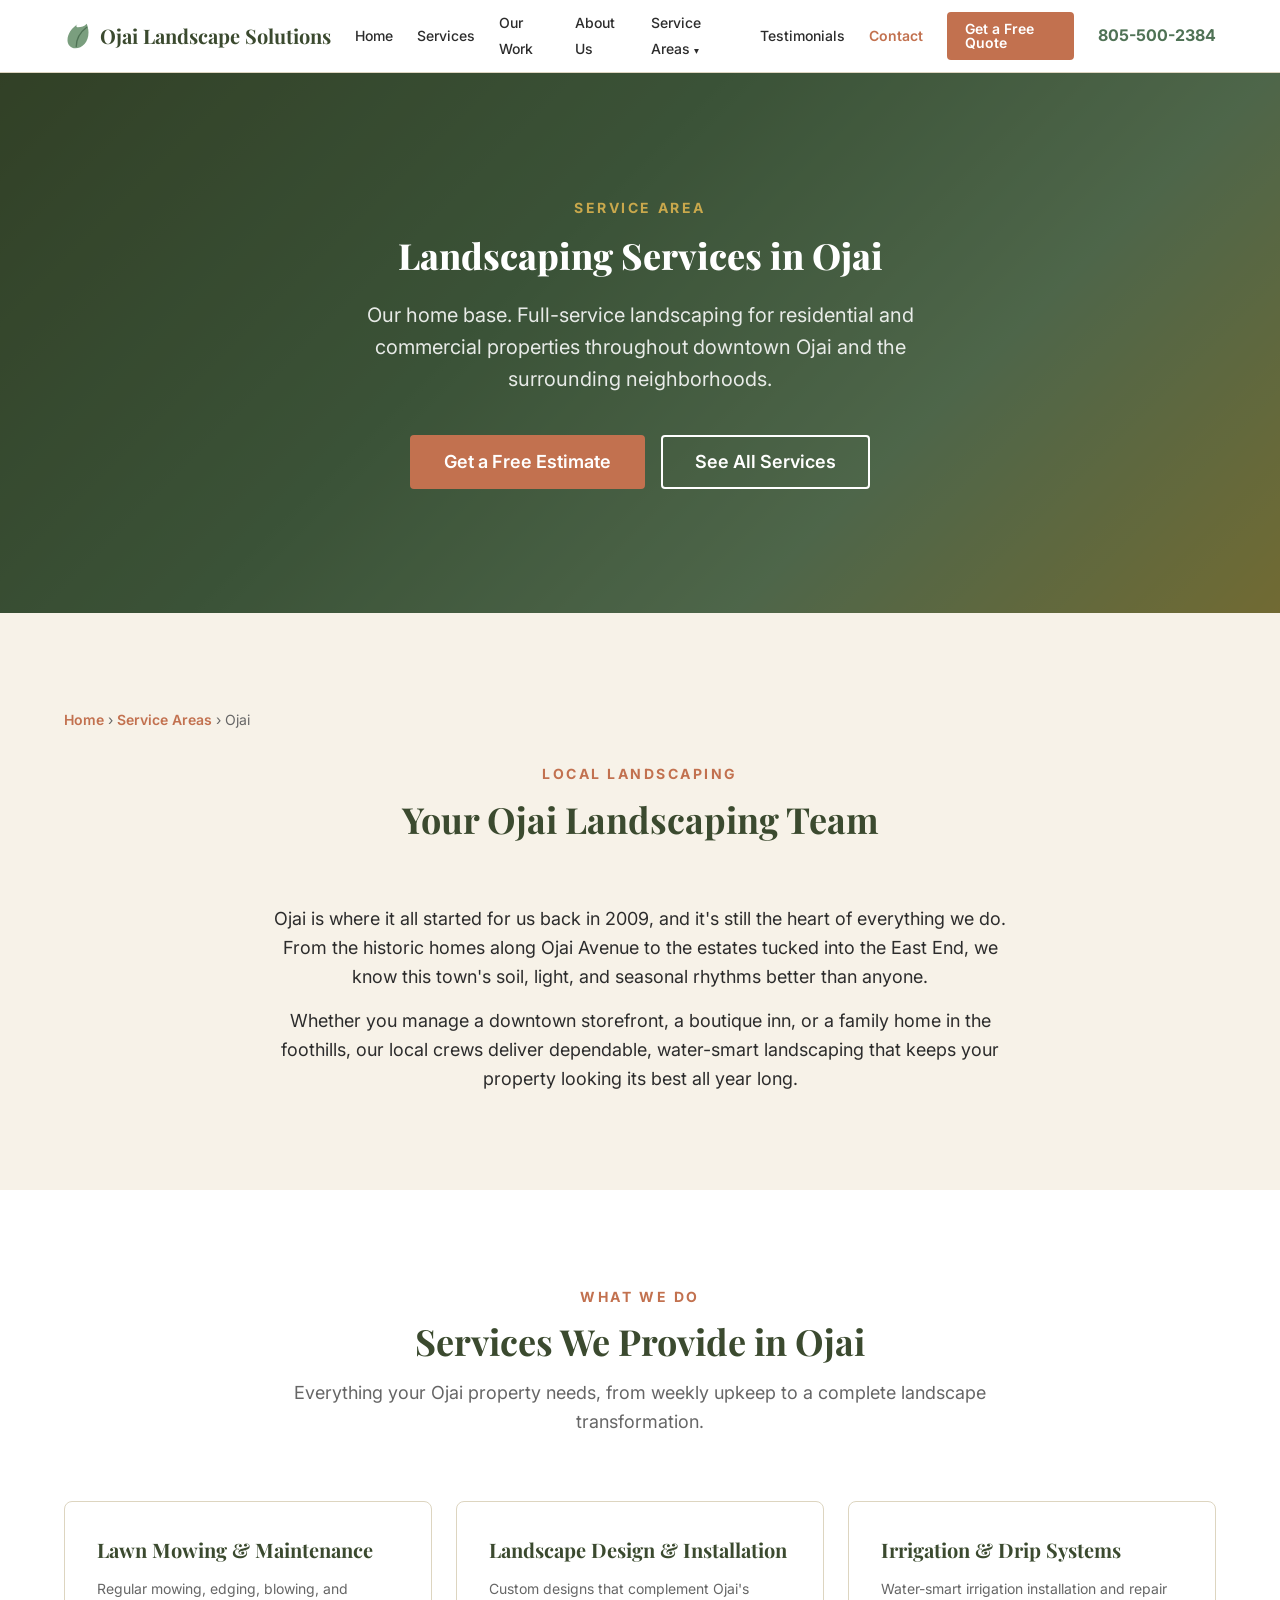
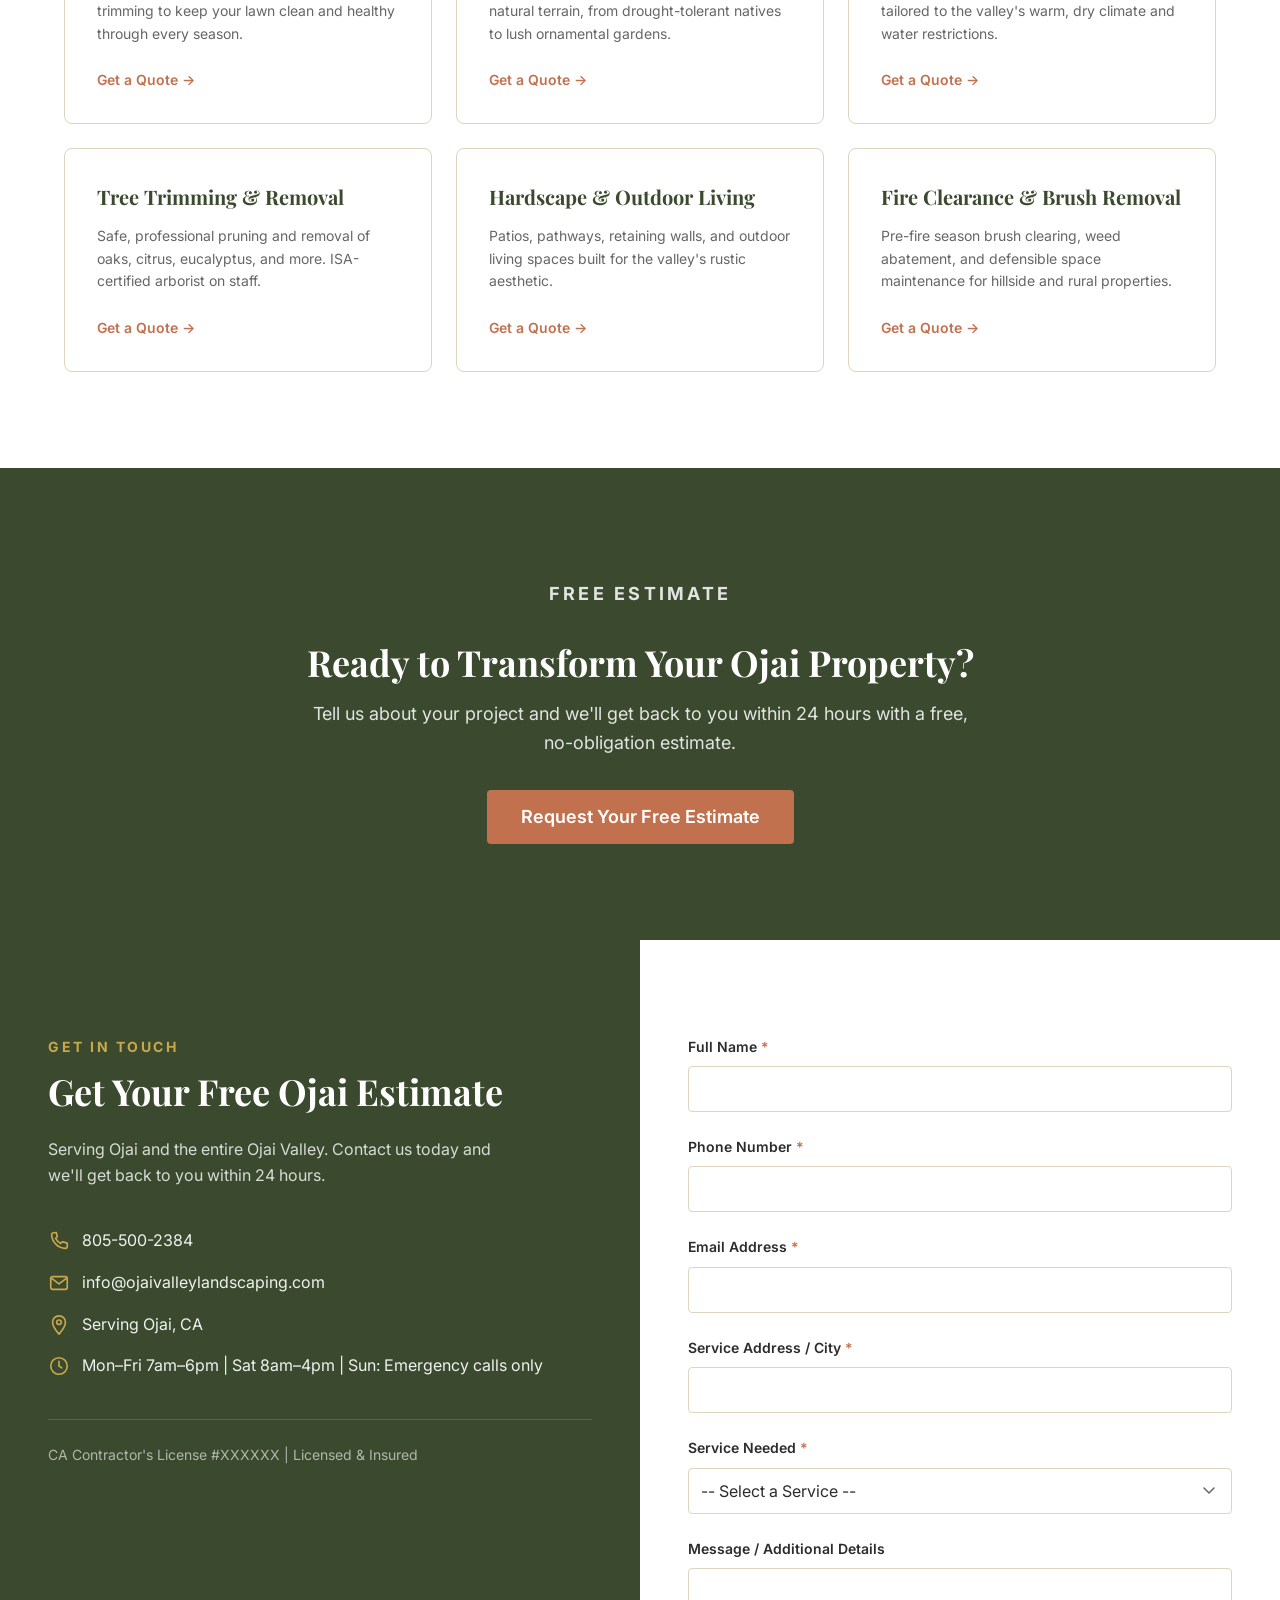
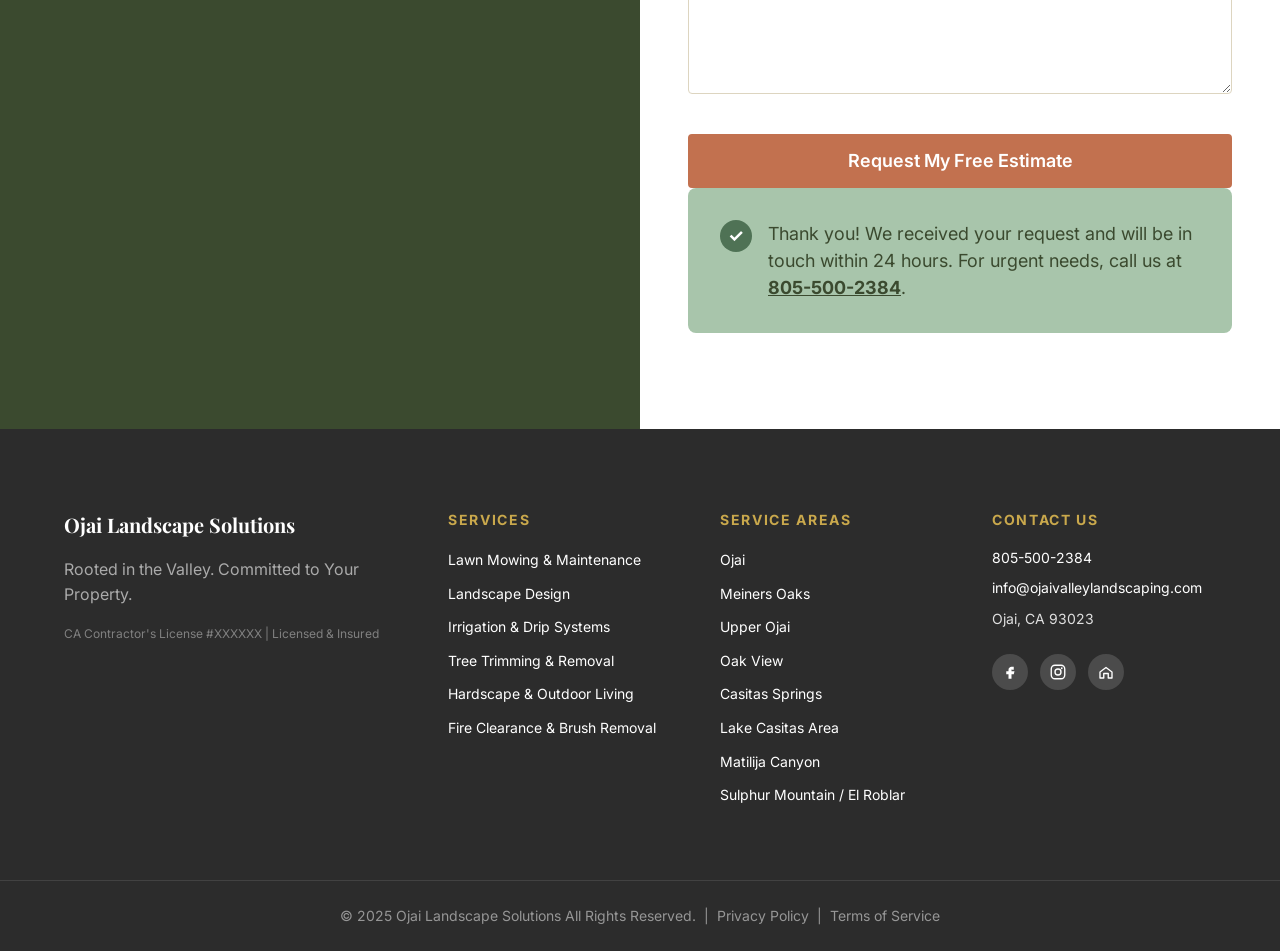
<file: areas/ojai.html>
<!DOCTYPE html>
<html lang="en">
<head>
  <meta charset="UTF-8">
  <meta name="viewport" content="width=device-width, initial-scale=1.0">
  <title>Landscaping in Ojai, CA | Ojai Landscape Solutions</title>
  <meta name="description" content="Professional landscaping, lawn care, irrigation, tree trimming, and fire clearance in Ojai, CA. Locally owned, licensed & insured. Call 805-500-2384 for a free estimate.">
  <meta property="og:title" content="Landscaping in Ojai, CA | Ojai Landscape Solutions">
  <meta property="og:description" content="Professional landscaping, lawn care, irrigation, tree trimming, and fire clearance in Ojai, CA. Locally owned, licensed & insured. Call 805-500-2384 for a free estimate.">
  <meta property="og:type" content="website">
  <link rel="canonical" href="https://www.ojaivalleylandscaping.com/areas/ojai.html">

  <link rel="preconnect" href="https://fonts.googleapis.com">
  <link rel="preconnect" href="https://fonts.gstatic.com" crossorigin>
  <link href="https://fonts.googleapis.com/css2?family=Playfair+Display:wght@500;600;700;800&family=Inter:wght@400;500;600;700&display=swap" rel="stylesheet">

  <link rel="stylesheet" href="../css/styles.css">
</head>
<body>

  <!-- ============================= HEADER ============================= -->
  <header id="header">
    <div class="container header__inner">
      <a href="../index.html" class="logo" aria-label="Ojai Landscape Solutions home">
        <svg class="logo__leaf" viewBox="0 0 32 32" width="28" height="28" aria-hidden="true">
          <path d="M16 2C9 7 4 13 4 21c0 5 4 9 9 9 8 0 15-7 15-18 0-4-1-7-2-10-3 3-6 4-10 4-2 0-3-2-0-4z" fill="var(--color-sage)"/>
          <path d="M14 28C14 20 18 12 26 6" fill="none" stroke="var(--color-sage-dark)" stroke-width="1.5" stroke-linecap="round"/>
        </svg>
        <span class="logo__text">Ojai Landscape Solutions</span>
      </a>

      <nav class="nav" id="nav" aria-label="Main navigation">
        <ul class="nav__list">
          <li><a href="../index.html#hero" class="nav__link">Home</a></li>
          <li><a href="../index.html#services" class="nav__link">Services</a></li>
          <li><a href="../index.html#gallery" class="nav__link">Our Work</a></li>
          <li><a href="../index.html#why-us" class="nav__link">About Us</a></li>
          <li class="nav__item nav__item--dropdown">
            <a href="../index.html#service-areas" class="nav__link nav__dropdown-toggle" aria-haspopup="true" aria-expanded="false">Service Areas <span class="nav__caret" aria-hidden="true">&#9662;</span></a>
            <ul class="nav__dropdown">
              <li><a href="ojai.html" class="nav__sublink" aria-current="page">Ojai</a></li>
              <li><a href="meiners-oaks.html" class="nav__sublink">Meiners Oaks</a></li>
              <li><a href="oak-view.html" class="nav__sublink">Oak View</a></li>
              <li><a href="casitas-springs.html" class="nav__sublink">Casitas Springs</a></li>
              <li><a href="upper-ojai.html" class="nav__sublink">Upper Ojai</a></li>
              <li><a href="lake-casitas.html" class="nav__sublink">Lake Casitas</a></li>
              <li><a href="matilija-canyon.html" class="nav__sublink">Matilija Canyon</a></li>
            </ul>
          </li>
          <li><a href="../index.html#testimonials" class="nav__link">Testimonials</a></li>
          <li><a href="#contact" class="nav__link">Contact</a></li>
          <li class="nav__cta-item"><a href="#contact" class="btn btn--terracotta nav__cta">Get a Free Quote</a></li>
        </ul>
      </nav>

      <a href="tel:+18055002384" class="header__phone">805-500-2384</a>

      <button class="hamburger" id="hamburger" aria-label="Toggle navigation menu" aria-expanded="false" aria-controls="nav">
        <span class="hamburger__line"></span>
        <span class="hamburger__line"></span>
        <span class="hamburger__line"></span>
      </button>
    </div>
  </header>

  <main>

    <!-- ============================= AREA HERO ============================= -->
    <section class="hero area-hero fade-in">
      <div class="hero__overlay"></div>
      <div class="container hero__content">
        <p class="eyebrow eyebrow--gold">SERVICE AREA</p>
        <h1 class="hero__title">Landscaping Services in Ojai</h1>
        <p class="hero__subtitle">Our home base. Full-service landscaping for residential and commercial properties throughout downtown Ojai and the surrounding neighborhoods.</p>
        <div class="hero__buttons">
          <a href="#contact" class="btn btn--terracotta btn--lg">Get a Free Estimate</a>
          <a href="../index.html#services" class="btn btn--outline btn--lg">See All Services</a>
        </div>
      </div>
    </section>

    <!-- ============================= INTRO ============================= -->
    <section class="section section--cream fade-in">
      <div class="container">
        <nav class="breadcrumb" aria-label="Breadcrumb">
          <a href="../index.html">Home</a> &rsaquo; <a href="../index.html#service-areas">Service Areas</a> &rsaquo; <span>Ojai</span>
        </nav>
        <div class="section__head">
          <p class="eyebrow eyebrow--terracotta">LOCAL LANDSCAPING</p>
          <h2 class="section__title">Your Ojai Landscaping Team</h2>
        </div>
        <div class="area-intro">
          <p>Ojai is where it all started for us back in 2009, and it's still the heart of everything we do. From the historic homes along Ojai Avenue to the estates tucked into the East End, we know this town's soil, light, and seasonal rhythms better than anyone.</p>
          <p>Whether you manage a downtown storefront, a boutique inn, or a family home in the foothills, our local crews deliver dependable, water-smart landscaping that keeps your property looking its best all year long.</p>
        </div>
      </div>
    </section>

    <!-- ============================= SERVICES IN AREA ============================= -->
    <section class="section section--white fade-in">
      <div class="container">
        <div class="section__head">
          <p class="eyebrow eyebrow--terracotta">WHAT WE DO</p>
          <h2 class="section__title">Services We Provide in Ojai</h2>
          <p class="section__subtitle">Everything your Ojai property needs, from weekly upkeep to a complete landscape transformation.</p>
        </div>
        <div class="grid grid--3">
          <article class="card area-feature fade-in">
            <h3 class="service-card__title">Lawn Mowing &amp; Maintenance</h3>
            <p class="service-card__desc">Regular mowing, edging, blowing, and trimming to keep your lawn clean and healthy through every season.</p>
            <a href="#contact" class="card__link">Get a Quote &rarr;</a>
          </article>
          <article class="card area-feature fade-in">
            <h3 class="service-card__title">Landscape Design &amp; Installation</h3>
            <p class="service-card__desc">Custom designs that complement Ojai's natural terrain, from drought-tolerant natives to lush ornamental gardens.</p>
            <a href="#contact" class="card__link">Get a Quote &rarr;</a>
          </article>
          <article class="card area-feature fade-in">
            <h3 class="service-card__title">Irrigation &amp; Drip Systems</h3>
            <p class="service-card__desc">Water-smart irrigation installation and repair tailored to the valley's warm, dry climate and water restrictions.</p>
            <a href="#contact" class="card__link">Get a Quote &rarr;</a>
          </article>
          <article class="card area-feature fade-in">
            <h3 class="service-card__title">Tree Trimming &amp; Removal</h3>
            <p class="service-card__desc">Safe, professional pruning and removal of oaks, citrus, eucalyptus, and more. ISA-certified arborist on staff.</p>
            <a href="#contact" class="card__link">Get a Quote &rarr;</a>
          </article>
          <article class="card area-feature fade-in">
            <h3 class="service-card__title">Hardscape &amp; Outdoor Living</h3>
            <p class="service-card__desc">Patios, pathways, retaining walls, and outdoor living spaces built for the valley's rustic aesthetic.</p>
            <a href="#contact" class="card__link">Get a Quote &rarr;</a>
          </article>
          <article class="card area-feature fade-in">
            <h3 class="service-card__title">Fire Clearance &amp; Brush Removal</h3>
            <p class="service-card__desc">Pre-fire season brush clearing, weed abatement, and defensible space maintenance for hillside and rural properties.</p>
            <a href="#contact" class="card__link">Get a Quote &rarr;</a>
          </article>
        </div>
      </div>
    </section>

    <!-- ============================= LOCAL CTA ============================= -->
    <section class="section section--olive fade-in">
      <div class="container area-cta">
        <p class="eyebrow eyebrow--gold">FREE ESTIMATE</p>
        <h2 class="section__title section__title--light">Ready to Transform Your Ojai Property?</h2>
        <p>Tell us about your project and we'll get back to you within 24 hours with a free, no-obligation estimate.</p>
        <a href="#contact" class="btn btn--terracotta btn--lg">Request Your Free Estimate</a>
      </div>
    </section>

    <!-- ============================= CONTACT ============================= -->
    <section id="contact" class="contact fade-in">
      <div class="contact__inner">

        <div class="contact__info">
          <p class="eyebrow eyebrow--gold">GET IN TOUCH</p>
          <h2 class="section__title section__title--light">Get Your Free Ojai Estimate</h2>
          <p class="contact__subtext">Serving Ojai and the entire Ojai Valley. Contact us today and we'll get back to you within 24 hours.</p>

          <ul class="contact__details">
            <li class="contact__detail">
              <svg viewBox="0 0 24 24" width="22" height="22" aria-hidden="true"><path d="M6 3a2 2 0 0 0-2 2c0 8 7 15 15 15a2 2 0 0 0 2-2v-3a1 1 0 0 0-.8-1l-4-1a1 1 0 0 0-1 .3l-1.4 1.4a13 13 0 0 1-5.5-5.5l1.4-1.4a1 1 0 0 0 .3-1l-1-4A1 1 0 0 0 8 3z" fill="none" stroke="var(--color-gold)" stroke-width="1.8" stroke-linejoin="round"/></svg>
              <a href="tel:+18055002384">805-500-2384</a>
            </li>
            <li class="contact__detail">
              <svg viewBox="0 0 24 24" width="22" height="22" aria-hidden="true"><rect x="3" y="5" width="18" height="14" rx="2" fill="none" stroke="var(--color-gold)" stroke-width="1.8"/><path d="M4 7l8 6 8-6" fill="none" stroke="var(--color-gold)" stroke-width="1.8" stroke-linecap="round" stroke-linejoin="round"/></svg>
              <a href="mailto:info@ojaivalleylandscaping.com">info@ojaivalleylandscaping.com</a>
            </li>
            <li class="contact__detail">
              <svg viewBox="0 0 24 24" width="22" height="22" aria-hidden="true"><path d="M12 2C8 2 5 5 5 9c0 5 7 13 7 13s7-8 7-13c0-4-3-7-7-7z" fill="none" stroke="var(--color-gold)" stroke-width="1.8" stroke-linejoin="round"/><circle cx="12" cy="9" r="2.5" fill="none" stroke="var(--color-gold)" stroke-width="1.8"/></svg>
              <span>Serving Ojai, CA</span>
            </li>
            <li class="contact__detail">
              <svg viewBox="0 0 24 24" width="22" height="22" aria-hidden="true"><circle cx="12" cy="12" r="9" fill="none" stroke="var(--color-gold)" stroke-width="1.8"/><path d="M12 7v5l3 2" fill="none" stroke="var(--color-gold)" stroke-width="1.8" stroke-linecap="round" stroke-linejoin="round"/></svg>
              <span>Mon–Fri 7am–6pm | Sat 8am–4pm | Sun: Emergency calls only</span>
            </li>
          </ul>

          <p class="contact__license">CA Contractor's License #XXXXXX | Licensed &amp; Insured</p>
        </div>

        <div class="contact__form-panel">
          <form class="form" id="estimate-form" novalidate>
            <div class="form__group">
              <label for="name" class="form__label">Full Name <span class="req">*</span></label>
              <input type="text" id="name" name="name" class="form__input" required>
              <span class="form__error" data-error-for="name"></span>
            </div>

            <div class="form__group">
              <label for="phone" class="form__label">Phone Number <span class="req">*</span></label>
              <input type="tel" id="phone" name="phone" class="form__input" required>
              <span class="form__error" data-error-for="phone"></span>
            </div>

            <div class="form__group">
              <label for="email" class="form__label">Email Address <span class="req">*</span></label>
              <input type="email" id="email" name="email" class="form__input" required>
              <span class="form__error" data-error-for="email"></span>
            </div>

            <div class="form__group">
              <label for="address" class="form__label">Service Address / City <span class="req">*</span></label>
              <input type="text" id="address" name="address" class="form__input" required>
              <span class="form__error" data-error-for="address"></span>
            </div>

            <div class="form__group">
              <label for="service" class="form__label">Service Needed <span class="req">*</span></label>
              <select id="service" name="service" class="form__input form__select" required>
                <option value="">-- Select a Service --</option>
                <option value="Lawn Mowing &amp; Maintenance">Lawn Mowing &amp; Maintenance</option>
                <option value="Landscape Design &amp; Installation">Landscape Design &amp; Installation</option>
                <option value="Irrigation &amp; Drip Systems">Irrigation &amp; Drip Systems</option>
                <option value="Tree Trimming &amp; Removal">Tree Trimming &amp; Removal</option>
                <option value="Hardscape &amp; Outdoor Living">Hardscape &amp; Outdoor Living</option>
                <option value="Fire Clearance &amp; Brush Removal">Fire Clearance &amp; Brush Removal</option>
                <option value="Other / Not Sure Yet">Other / Not Sure Yet</option>
              </select>
              <span class="form__error" data-error-for="service"></span>
            </div>

            <div class="form__group">
              <label for="message" class="form__label">Message / Additional Details</label>
              <textarea id="message" name="message" class="form__input form__textarea" rows="5"></textarea>
            </div>

            <button type="submit" class="btn btn--terracotta form__submit">Request My Free Estimate</button>
          </form>

          <div class="form__success" id="form-success" hidden>
            <span class="form__success-check" aria-hidden="true">&#10003;</span>
            <p>Thank you! We received your request and will be in touch within 24 hours. For urgent needs, call us at <a href="tel:+18055002384">805-500-2384</a>.</p>
          </div>
        </div>

      </div>
    </section>

  </main>

  <!-- ============================= FOOTER ============================= -->
  <footer class="footer">
    <div class="container footer__grid">

      <div class="footer__col footer__brand">
        <p class="footer__logo">Ojai Landscape Solutions</p>
        <p class="footer__tagline">Rooted in the Valley. Committed to Your Property.</p>
        <p class="footer__license">CA Contractor's License #XXXXXX | Licensed &amp; Insured</p>
      </div>

      <div class="footer__col">
        <h4 class="footer__label">Services</h4>
        <ul class="footer__links">
          <li><a href="../index.html#services">Lawn Mowing &amp; Maintenance</a></li>
          <li><a href="../index.html#services">Landscape Design</a></li>
          <li><a href="../index.html#services">Irrigation &amp; Drip Systems</a></li>
          <li><a href="../index.html#services">Tree Trimming &amp; Removal</a></li>
          <li><a href="../index.html#services">Hardscape &amp; Outdoor Living</a></li>
          <li><a href="../index.html#services">Fire Clearance &amp; Brush Removal</a></li>
        </ul>
      </div>

      <div class="footer__col">
        <h4 class="footer__label">Service Areas</h4>
        <ul class="footer__links">
          <li><a href="ojai.html">Ojai</a></li>
          <li><a href="meiners-oaks.html">Meiners Oaks</a></li>
          <li><a href="upper-ojai.html">Upper Ojai</a></li>
          <li><a href="oak-view.html">Oak View</a></li>
          <li><a href="casitas-springs.html">Casitas Springs</a></li>
          <li><a href="lake-casitas.html">Lake Casitas Area</a></li>
          <li><a href="matilija-canyon.html">Matilija Canyon</a></li>
          <li><a href="../index.html#service-areas">Sulphur Mountain / El Roblar</a></li>
        </ul>
      </div>

      <div class="footer__col">
        <h4 class="footer__label">Contact Us</h4>
        <ul class="footer__contact">
          <li><a href="tel:+18055002384">805-500-2384</a></li>
          <li><a href="mailto:info@ojaivalleylandscaping.com">info@ojaivalleylandscaping.com</a></li>
          <li>Ojai, CA 93023</li>
        </ul>
        <div class="footer__social">
          <a href="#" class="social-icon" aria-label="Facebook">
            <svg viewBox="0 0 24 24" width="18" height="18" aria-hidden="true"><path d="M14 9h3V5h-3c-2.2 0-4 1.8-4 4v2H7v4h3v6h4v-6h3l1-4h-4V9a1 1 0 0 1 1-1z" fill="currentColor"/></svg>
          </a>
          <a href="#" class="social-icon" aria-label="Instagram">
            <svg viewBox="0 0 24 24" width="18" height="18" aria-hidden="true"><rect x="3" y="3" width="18" height="18" rx="5" fill="none" stroke="currentColor" stroke-width="1.8"/><circle cx="12" cy="12" r="4" fill="none" stroke="currentColor" stroke-width="1.8"/><circle cx="17" cy="7" r="1.2" fill="currentColor"/></svg>
          </a>
          <a href="#" class="social-icon" aria-label="Nextdoor">
            <svg viewBox="0 0 24 24" width="18" height="18" aria-hidden="true"><path d="M4 20v-8l8-6 8 6v8h-5v-6h-6v6z" fill="none" stroke="currentColor" stroke-width="1.8" stroke-linejoin="round"/></svg>
          </a>
        </div>
      </div>

    </div>

    <div class="footer__bottom">
      <p>&copy; 2025 Ojai Landscape Solutions All Rights Reserved. &nbsp;|&nbsp; <a href="#">Privacy Policy</a> &nbsp;|&nbsp; <a href="#">Terms of Service</a></p>
    </div>
  </footer>

  <script src="../js/main.js"></script>
</body>
</html>
</file>
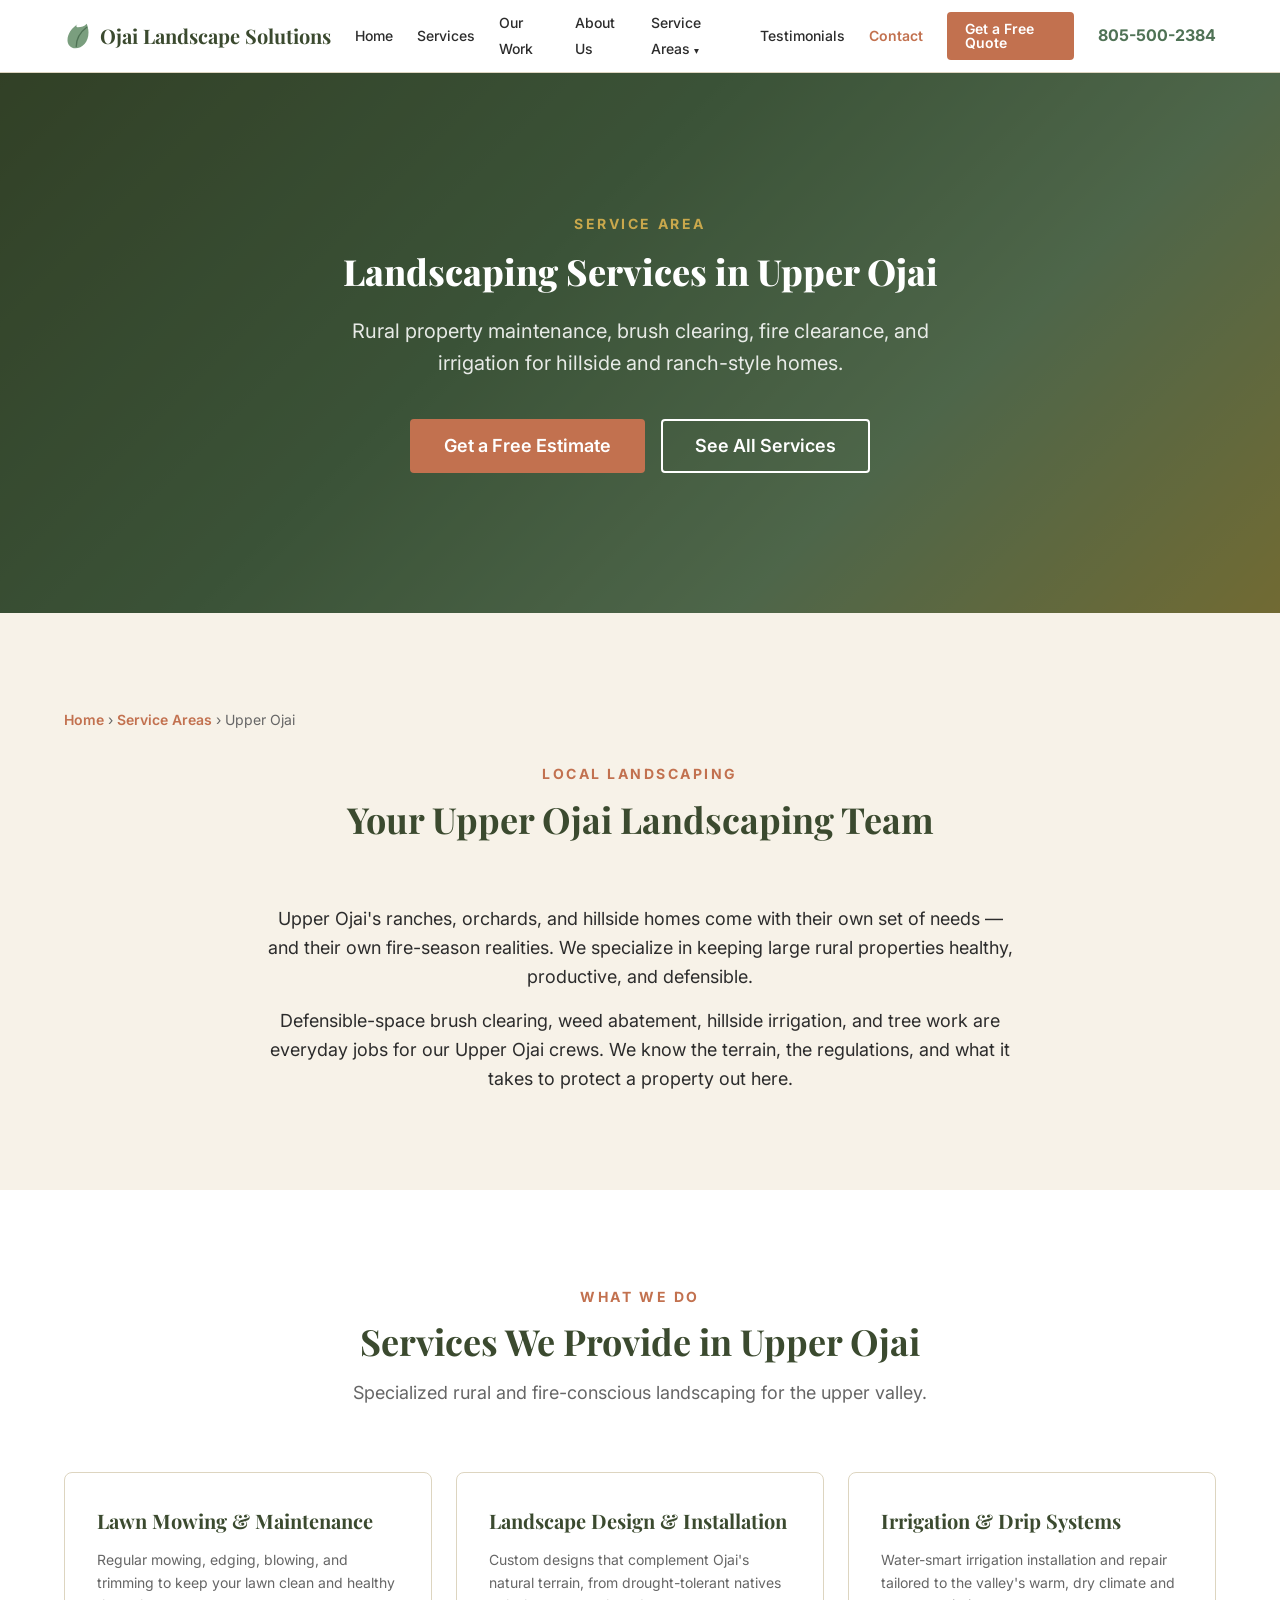
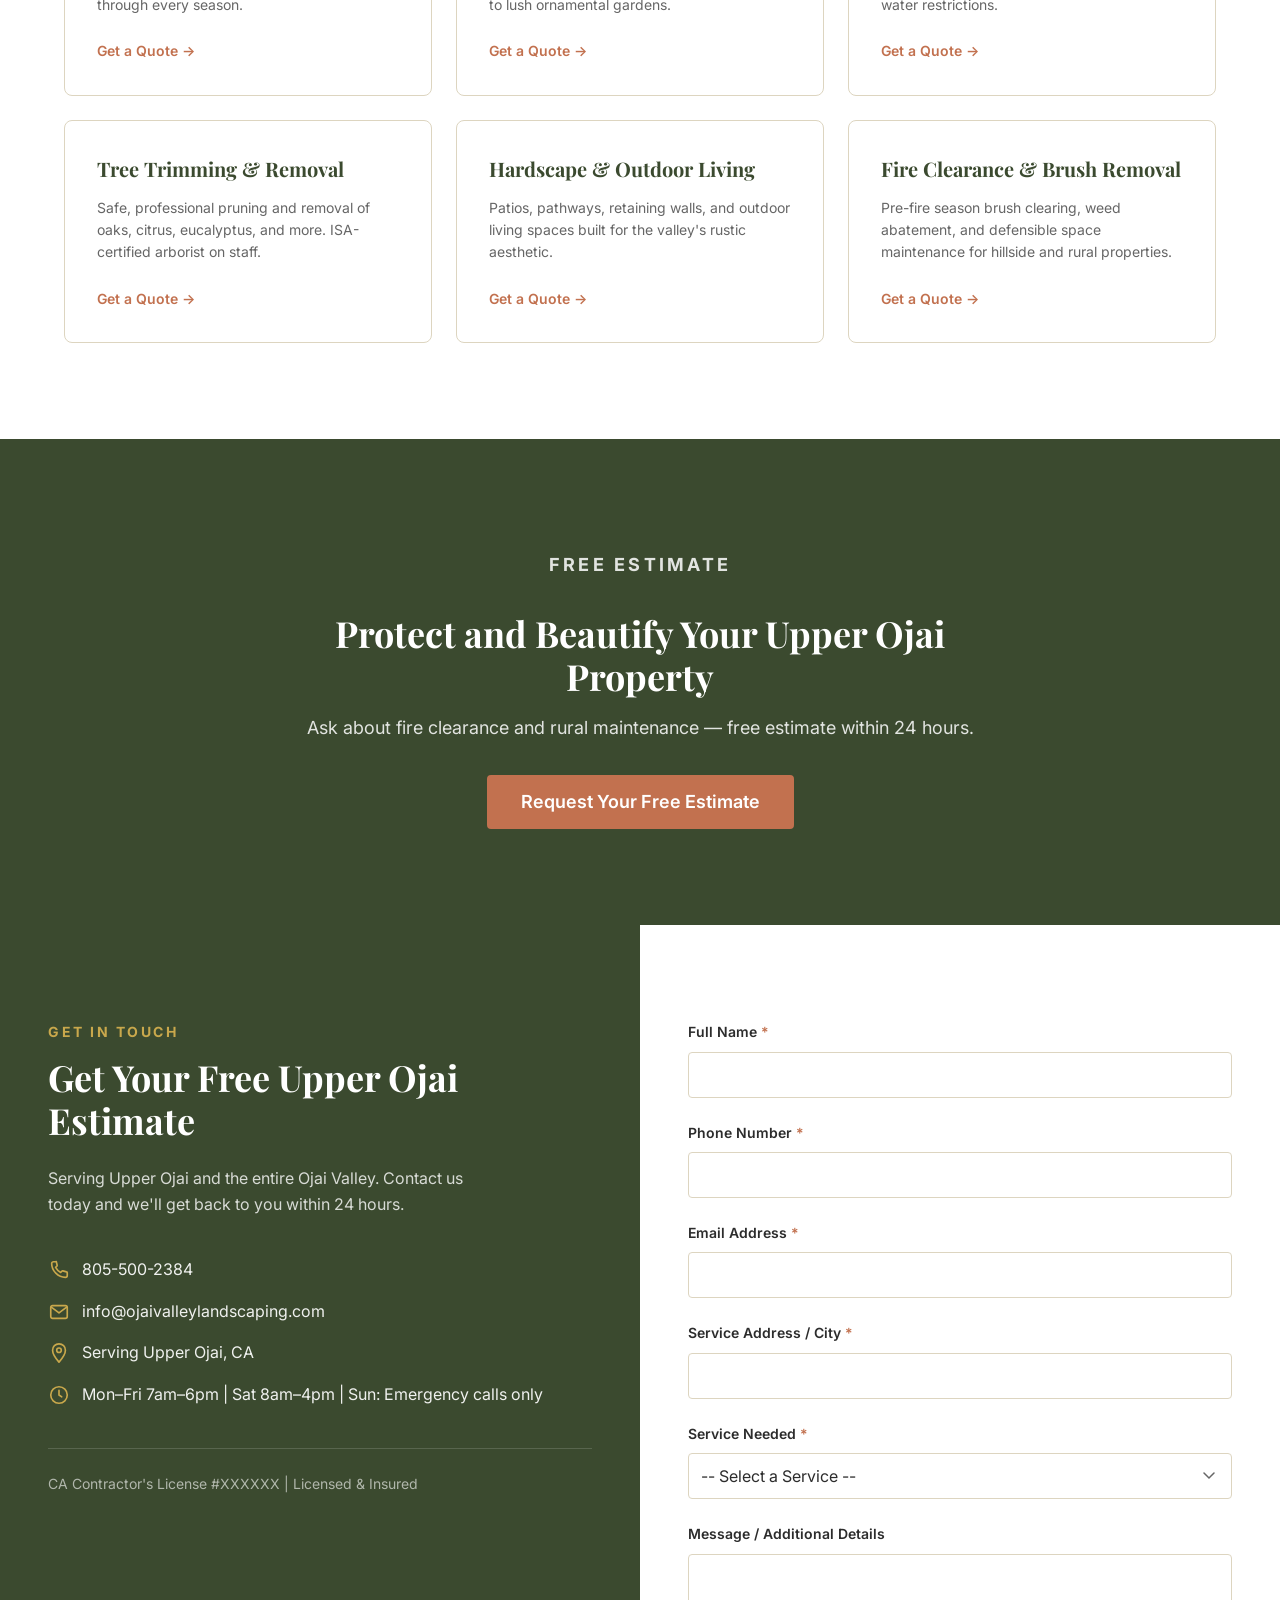
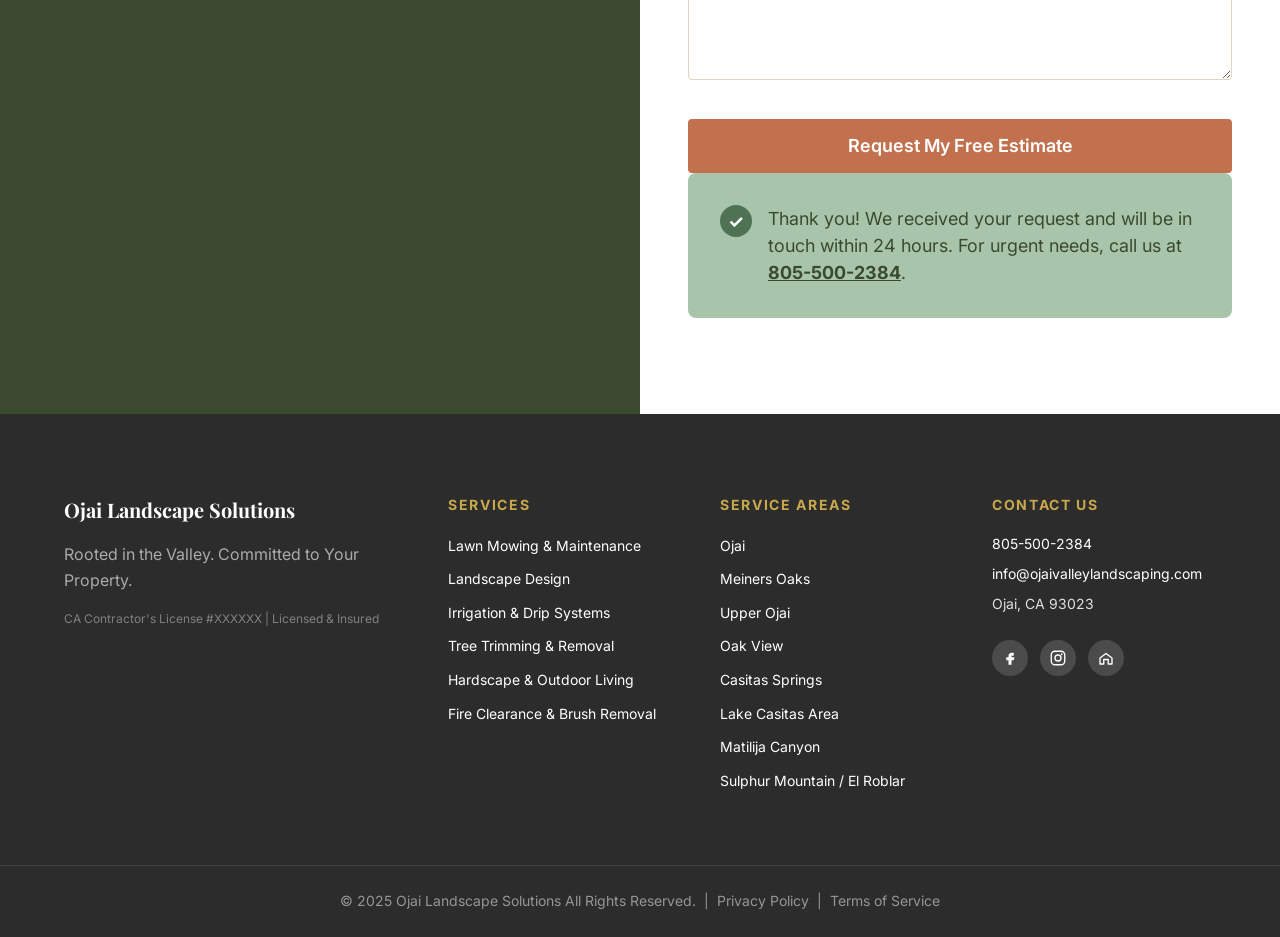
<file: areas/upper-ojai.html>
<!DOCTYPE html>
<html lang="en">
<head>
  <meta charset="UTF-8">
  <meta name="viewport" content="width=device-width, initial-scale=1.0">
  <title>Landscaping & Fire Clearance in Upper Ojai, CA | Ojai Landscape Solutions</title>
  <meta name="description" content="Rural property maintenance, brush clearing, fire clearance, and irrigation in Upper Ojai, CA. Local, licensed & insured. Call 805-500-2384 for a free estimate.">
  <meta property="og:title" content="Landscaping & Fire Clearance in Upper Ojai, CA | Ojai Landscape Solutions">
  <meta property="og:description" content="Rural property maintenance, brush clearing, fire clearance, and irrigation in Upper Ojai, CA. Local, licensed & insured. Call 805-500-2384 for a free estimate.">
  <meta property="og:type" content="website">
  <link rel="canonical" href="https://www.ojaivalleylandscaping.com/areas/upper-ojai.html">

  <link rel="preconnect" href="https://fonts.googleapis.com">
  <link rel="preconnect" href="https://fonts.gstatic.com" crossorigin>
  <link href="https://fonts.googleapis.com/css2?family=Playfair+Display:wght@500;600;700;800&family=Inter:wght@400;500;600;700&display=swap" rel="stylesheet">

  <link rel="stylesheet" href="../css/styles.css">
</head>
<body>

  <!-- ============================= HEADER ============================= -->
  <header id="header">
    <div class="container header__inner">
      <a href="../index.html" class="logo" aria-label="Ojai Landscape Solutions home">
        <svg class="logo__leaf" viewBox="0 0 32 32" width="28" height="28" aria-hidden="true">
          <path d="M16 2C9 7 4 13 4 21c0 5 4 9 9 9 8 0 15-7 15-18 0-4-1-7-2-10-3 3-6 4-10 4-2 0-3-2-0-4z" fill="var(--color-sage)"/>
          <path d="M14 28C14 20 18 12 26 6" fill="none" stroke="var(--color-sage-dark)" stroke-width="1.5" stroke-linecap="round"/>
        </svg>
        <span class="logo__text">Ojai Landscape Solutions</span>
      </a>

      <nav class="nav" id="nav" aria-label="Main navigation">
        <ul class="nav__list">
          <li><a href="../index.html#hero" class="nav__link">Home</a></li>
          <li><a href="../index.html#services" class="nav__link">Services</a></li>
          <li><a href="../index.html#gallery" class="nav__link">Our Work</a></li>
          <li><a href="../index.html#why-us" class="nav__link">About Us</a></li>
          <li class="nav__item nav__item--dropdown">
            <a href="../index.html#service-areas" class="nav__link nav__dropdown-toggle" aria-haspopup="true" aria-expanded="false">Service Areas <span class="nav__caret" aria-hidden="true">&#9662;</span></a>
            <ul class="nav__dropdown">
              <li><a href="ojai.html" class="nav__sublink">Ojai</a></li>
              <li><a href="meiners-oaks.html" class="nav__sublink">Meiners Oaks</a></li>
              <li><a href="oak-view.html" class="nav__sublink">Oak View</a></li>
              <li><a href="casitas-springs.html" class="nav__sublink">Casitas Springs</a></li>
              <li><a href="upper-ojai.html" class="nav__sublink" aria-current="page">Upper Ojai</a></li>
              <li><a href="lake-casitas.html" class="nav__sublink">Lake Casitas</a></li>
              <li><a href="matilija-canyon.html" class="nav__sublink">Matilija Canyon</a></li>
            </ul>
          </li>
          <li><a href="../index.html#testimonials" class="nav__link">Testimonials</a></li>
          <li><a href="#contact" class="nav__link">Contact</a></li>
          <li class="nav__cta-item"><a href="#contact" class="btn btn--terracotta nav__cta">Get a Free Quote</a></li>
        </ul>
      </nav>

      <a href="tel:+18055002384" class="header__phone">805-500-2384</a>

      <button class="hamburger" id="hamburger" aria-label="Toggle navigation menu" aria-expanded="false" aria-controls="nav">
        <span class="hamburger__line"></span>
        <span class="hamburger__line"></span>
        <span class="hamburger__line"></span>
      </button>
    </div>
  </header>

  <main>

    <!-- ============================= AREA HERO ============================= -->
    <section class="hero area-hero fade-in">
      <div class="hero__overlay"></div>
      <div class="container hero__content">
        <p class="eyebrow eyebrow--gold">SERVICE AREA</p>
        <h1 class="hero__title">Landscaping Services in Upper Ojai</h1>
        <p class="hero__subtitle">Rural property maintenance, brush clearing, fire clearance, and irrigation for hillside and ranch-style homes.</p>
        <div class="hero__buttons">
          <a href="#contact" class="btn btn--terracotta btn--lg">Get a Free Estimate</a>
          <a href="../index.html#services" class="btn btn--outline btn--lg">See All Services</a>
        </div>
      </div>
    </section>

    <!-- ============================= INTRO ============================= -->
    <section class="section section--cream fade-in">
      <div class="container">
        <nav class="breadcrumb" aria-label="Breadcrumb">
          <a href="../index.html">Home</a> &rsaquo; <a href="../index.html#service-areas">Service Areas</a> &rsaquo; <span>Upper Ojai</span>
        </nav>
        <div class="section__head">
          <p class="eyebrow eyebrow--terracotta">LOCAL LANDSCAPING</p>
          <h2 class="section__title">Your Upper Ojai Landscaping Team</h2>
        </div>
        <div class="area-intro">
          <p>Upper Ojai's ranches, orchards, and hillside homes come with their own set of needs — and their own fire-season realities. We specialize in keeping large rural properties healthy, productive, and defensible.</p>
          <p>Defensible-space brush clearing, weed abatement, hillside irrigation, and tree work are everyday jobs for our Upper Ojai crews. We know the terrain, the regulations, and what it takes to protect a property out here.</p>
        </div>
      </div>
    </section>

    <!-- ============================= SERVICES IN AREA ============================= -->
    <section class="section section--white fade-in">
      <div class="container">
        <div class="section__head">
          <p class="eyebrow eyebrow--terracotta">WHAT WE DO</p>
          <h2 class="section__title">Services We Provide in Upper Ojai</h2>
          <p class="section__subtitle">Specialized rural and fire-conscious landscaping for the upper valley.</p>
        </div>
        <div class="grid grid--3">
          <article class="card area-feature fade-in">
            <h3 class="service-card__title">Lawn Mowing &amp; Maintenance</h3>
            <p class="service-card__desc">Regular mowing, edging, blowing, and trimming to keep your lawn clean and healthy through every season.</p>
            <a href="#contact" class="card__link">Get a Quote &rarr;</a>
          </article>
          <article class="card area-feature fade-in">
            <h3 class="service-card__title">Landscape Design &amp; Installation</h3>
            <p class="service-card__desc">Custom designs that complement Ojai's natural terrain, from drought-tolerant natives to lush ornamental gardens.</p>
            <a href="#contact" class="card__link">Get a Quote &rarr;</a>
          </article>
          <article class="card area-feature fade-in">
            <h3 class="service-card__title">Irrigation &amp; Drip Systems</h3>
            <p class="service-card__desc">Water-smart irrigation installation and repair tailored to the valley's warm, dry climate and water restrictions.</p>
            <a href="#contact" class="card__link">Get a Quote &rarr;</a>
          </article>
          <article class="card area-feature fade-in">
            <h3 class="service-card__title">Tree Trimming &amp; Removal</h3>
            <p class="service-card__desc">Safe, professional pruning and removal of oaks, citrus, eucalyptus, and more. ISA-certified arborist on staff.</p>
            <a href="#contact" class="card__link">Get a Quote &rarr;</a>
          </article>
          <article class="card area-feature fade-in">
            <h3 class="service-card__title">Hardscape &amp; Outdoor Living</h3>
            <p class="service-card__desc">Patios, pathways, retaining walls, and outdoor living spaces built for the valley's rustic aesthetic.</p>
            <a href="#contact" class="card__link">Get a Quote &rarr;</a>
          </article>
          <article class="card area-feature fade-in">
            <h3 class="service-card__title">Fire Clearance &amp; Brush Removal</h3>
            <p class="service-card__desc">Pre-fire season brush clearing, weed abatement, and defensible space maintenance for hillside and rural properties.</p>
            <a href="#contact" class="card__link">Get a Quote &rarr;</a>
          </article>
        </div>
      </div>
    </section>

    <!-- ============================= LOCAL CTA ============================= -->
    <section class="section section--olive fade-in">
      <div class="container area-cta">
        <p class="eyebrow eyebrow--gold">FREE ESTIMATE</p>
        <h2 class="section__title section__title--light">Protect and Beautify Your Upper Ojai Property</h2>
        <p>Ask about fire clearance and rural maintenance — free estimate within 24 hours.</p>
        <a href="#contact" class="btn btn--terracotta btn--lg">Request Your Free Estimate</a>
      </div>
    </section>

    <!-- ============================= CONTACT ============================= -->
    <section id="contact" class="contact fade-in">
      <div class="contact__inner">

        <div class="contact__info">
          <p class="eyebrow eyebrow--gold">GET IN TOUCH</p>
          <h2 class="section__title section__title--light">Get Your Free Upper Ojai Estimate</h2>
          <p class="contact__subtext">Serving Upper Ojai and the entire Ojai Valley. Contact us today and we'll get back to you within 24 hours.</p>

          <ul class="contact__details">
            <li class="contact__detail">
              <svg viewBox="0 0 24 24" width="22" height="22" aria-hidden="true"><path d="M6 3a2 2 0 0 0-2 2c0 8 7 15 15 15a2 2 0 0 0 2-2v-3a1 1 0 0 0-.8-1l-4-1a1 1 0 0 0-1 .3l-1.4 1.4a13 13 0 0 1-5.5-5.5l1.4-1.4a1 1 0 0 0 .3-1l-1-4A1 1 0 0 0 8 3z" fill="none" stroke="var(--color-gold)" stroke-width="1.8" stroke-linejoin="round"/></svg>
              <a href="tel:+18055002384">805-500-2384</a>
            </li>
            <li class="contact__detail">
              <svg viewBox="0 0 24 24" width="22" height="22" aria-hidden="true"><rect x="3" y="5" width="18" height="14" rx="2" fill="none" stroke="var(--color-gold)" stroke-width="1.8"/><path d="M4 7l8 6 8-6" fill="none" stroke="var(--color-gold)" stroke-width="1.8" stroke-linecap="round" stroke-linejoin="round"/></svg>
              <a href="mailto:info@ojaivalleylandscaping.com">info@ojaivalleylandscaping.com</a>
            </li>
            <li class="contact__detail">
              <svg viewBox="0 0 24 24" width="22" height="22" aria-hidden="true"><path d="M12 2C8 2 5 5 5 9c0 5 7 13 7 13s7-8 7-13c0-4-3-7-7-7z" fill="none" stroke="var(--color-gold)" stroke-width="1.8" stroke-linejoin="round"/><circle cx="12" cy="9" r="2.5" fill="none" stroke="var(--color-gold)" stroke-width="1.8"/></svg>
              <span>Serving Upper Ojai, CA</span>
            </li>
            <li class="contact__detail">
              <svg viewBox="0 0 24 24" width="22" height="22" aria-hidden="true"><circle cx="12" cy="12" r="9" fill="none" stroke="var(--color-gold)" stroke-width="1.8"/><path d="M12 7v5l3 2" fill="none" stroke="var(--color-gold)" stroke-width="1.8" stroke-linecap="round" stroke-linejoin="round"/></svg>
              <span>Mon–Fri 7am–6pm | Sat 8am–4pm | Sun: Emergency calls only</span>
            </li>
          </ul>

          <p class="contact__license">CA Contractor's License #XXXXXX | Licensed &amp; Insured</p>
        </div>

        <div class="contact__form-panel">
          <form class="form" id="estimate-form" novalidate>
            <div class="form__group">
              <label for="name" class="form__label">Full Name <span class="req">*</span></label>
              <input type="text" id="name" name="name" class="form__input" required>
              <span class="form__error" data-error-for="name"></span>
            </div>

            <div class="form__group">
              <label for="phone" class="form__label">Phone Number <span class="req">*</span></label>
              <input type="tel" id="phone" name="phone" class="form__input" required>
              <span class="form__error" data-error-for="phone"></span>
            </div>

            <div class="form__group">
              <label for="email" class="form__label">Email Address <span class="req">*</span></label>
              <input type="email" id="email" name="email" class="form__input" required>
              <span class="form__error" data-error-for="email"></span>
            </div>

            <div class="form__group">
              <label for="address" class="form__label">Service Address / City <span class="req">*</span></label>
              <input type="text" id="address" name="address" class="form__input" required>
              <span class="form__error" data-error-for="address"></span>
            </div>

            <div class="form__group">
              <label for="service" class="form__label">Service Needed <span class="req">*</span></label>
              <select id="service" name="service" class="form__input form__select" required>
                <option value="">-- Select a Service --</option>
                <option value="Lawn Mowing &amp; Maintenance">Lawn Mowing &amp; Maintenance</option>
                <option value="Landscape Design &amp; Installation">Landscape Design &amp; Installation</option>
                <option value="Irrigation &amp; Drip Systems">Irrigation &amp; Drip Systems</option>
                <option value="Tree Trimming &amp; Removal">Tree Trimming &amp; Removal</option>
                <option value="Hardscape &amp; Outdoor Living">Hardscape &amp; Outdoor Living</option>
                <option value="Fire Clearance &amp; Brush Removal">Fire Clearance &amp; Brush Removal</option>
                <option value="Other / Not Sure Yet">Other / Not Sure Yet</option>
              </select>
              <span class="form__error" data-error-for="service"></span>
            </div>

            <div class="form__group">
              <label for="message" class="form__label">Message / Additional Details</label>
              <textarea id="message" name="message" class="form__input form__textarea" rows="5"></textarea>
            </div>

            <button type="submit" class="btn btn--terracotta form__submit">Request My Free Estimate</button>
          </form>

          <div class="form__success" id="form-success" hidden>
            <span class="form__success-check" aria-hidden="true">&#10003;</span>
            <p>Thank you! We received your request and will be in touch within 24 hours. For urgent needs, call us at <a href="tel:+18055002384">805-500-2384</a>.</p>
          </div>
        </div>

      </div>
    </section>

  </main>

  <!-- ============================= FOOTER ============================= -->
  <footer class="footer">
    <div class="container footer__grid">

      <div class="footer__col footer__brand">
        <p class="footer__logo">Ojai Landscape Solutions</p>
        <p class="footer__tagline">Rooted in the Valley. Committed to Your Property.</p>
        <p class="footer__license">CA Contractor's License #XXXXXX | Licensed &amp; Insured</p>
      </div>

      <div class="footer__col">
        <h4 class="footer__label">Services</h4>
        <ul class="footer__links">
          <li><a href="../index.html#services">Lawn Mowing &amp; Maintenance</a></li>
          <li><a href="../index.html#services">Landscape Design</a></li>
          <li><a href="../index.html#services">Irrigation &amp; Drip Systems</a></li>
          <li><a href="../index.html#services">Tree Trimming &amp; Removal</a></li>
          <li><a href="../index.html#services">Hardscape &amp; Outdoor Living</a></li>
          <li><a href="../index.html#services">Fire Clearance &amp; Brush Removal</a></li>
        </ul>
      </div>

      <div class="footer__col">
        <h4 class="footer__label">Service Areas</h4>
        <ul class="footer__links">
          <li><a href="ojai.html">Ojai</a></li>
          <li><a href="meiners-oaks.html">Meiners Oaks</a></li>
          <li><a href="upper-ojai.html">Upper Ojai</a></li>
          <li><a href="oak-view.html">Oak View</a></li>
          <li><a href="casitas-springs.html">Casitas Springs</a></li>
          <li><a href="lake-casitas.html">Lake Casitas Area</a></li>
          <li><a href="matilija-canyon.html">Matilija Canyon</a></li>
          <li><a href="../index.html#service-areas">Sulphur Mountain / El Roblar</a></li>
        </ul>
      </div>

      <div class="footer__col">
        <h4 class="footer__label">Contact Us</h4>
        <ul class="footer__contact">
          <li><a href="tel:+18055002384">805-500-2384</a></li>
          <li><a href="mailto:info@ojaivalleylandscaping.com">info@ojaivalleylandscaping.com</a></li>
          <li>Ojai, CA 93023</li>
        </ul>
        <div class="footer__social">
          <a href="#" class="social-icon" aria-label="Facebook">
            <svg viewBox="0 0 24 24" width="18" height="18" aria-hidden="true"><path d="M14 9h3V5h-3c-2.2 0-4 1.8-4 4v2H7v4h3v6h4v-6h3l1-4h-4V9a1 1 0 0 1 1-1z" fill="currentColor"/></svg>
          </a>
          <a href="#" class="social-icon" aria-label="Instagram">
            <svg viewBox="0 0 24 24" width="18" height="18" aria-hidden="true"><rect x="3" y="3" width="18" height="18" rx="5" fill="none" stroke="currentColor" stroke-width="1.8"/><circle cx="12" cy="12" r="4" fill="none" stroke="currentColor" stroke-width="1.8"/><circle cx="17" cy="7" r="1.2" fill="currentColor"/></svg>
          </a>
          <a href="#" class="social-icon" aria-label="Nextdoor">
            <svg viewBox="0 0 24 24" width="18" height="18" aria-hidden="true"><path d="M4 20v-8l8-6 8 6v8h-5v-6h-6v6z" fill="none" stroke="currentColor" stroke-width="1.8" stroke-linejoin="round"/></svg>
          </a>
        </div>
      </div>

    </div>

    <div class="footer__bottom">
      <p>&copy; 2025 Ojai Landscape Solutions All Rights Reserved. &nbsp;|&nbsp; <a href="#">Privacy Policy</a> &nbsp;|&nbsp; <a href="#">Terms of Service</a></p>
    </div>
  </footer>

  <script src="../js/main.js"></script>
</body>
</html>
</file>
<file: css/styles.css>
/* =========================================================
   Ojai Valley Landscaping Co. — Stylesheet
   ========================================================= */

:root {
  /* Colors */
  --color-sage: #7A9E7E;
  --color-sage-dark: #4F7255;
  --color-sage-light: #A8C5AB;
  --color-terracotta: #C2714F;
  --color-terracotta-dark: #A0522D;
  --color-gold: #C9A84C;
  --color-cream: #F7F2E8;
  --color-cream-dark: #EDE5D0;
  --color-olive: #3B4A2F;
  --color-olive-light: #556B45;
  --color-text: #2C2C2C;
  --color-text-muted: #666666;
  --color-white: #FFFFFF;
  --color-border: #DDD5C0;
  --color-error: #C0392B;

  /* Typography */
  --font-display: 'Playfair Display', Georgia, serif;
  --font-body: 'Inter', system-ui, sans-serif;

  /* Type Scale */
  --text-xs: 0.75rem;
  --text-sm: 0.875rem;
  --text-base: 1rem;
  --text-lg: 1.125rem;
  --text-xl: 1.25rem;
  --text-2xl: 1.5rem;
  --text-3xl: 1.875rem;
  --text-4xl: 2.25rem;
  --text-5xl: 3rem;

  /* Spacing Scale */
  --space-1: 0.25rem;
  --space-2: 0.5rem;
  --space-3: 0.75rem;
  --space-4: 1rem;
  --space-6: 1.5rem;
  --space-8: 2rem;
  --space-10: 2.5rem;
  --space-12: 3rem;
  --space-16: 4rem;
  --space-20: 5rem;
  --space-24: 6rem;

  /* Layout */
  --max-width: 1200px;
  --radius-sm: 4px;
  --radius-md: 8px;
  --radius-lg: 16px;

  /* Shadows */
  --shadow-sm: 0 1px 3px rgba(0,0,0,0.08);
  --shadow-md: 0 4px 12px rgba(0,0,0,0.10);
  --shadow-lg: 0 8px 30px rgba(0,0,0,0.12);

  /* Transitions */
  --transition: 0.25s ease;

  /* Composite tokens */
  --header-height: 72px;
}

/* ============================= RESET ============================= */
*,
*::before,
*::after {
  box-sizing: border-box;
  margin: 0;
  padding: 0;
}

html {
  scroll-behavior: smooth;
  scroll-padding-top: var(--header-height);
}

body {
  font-family: var(--font-body);
  font-size: var(--text-base);
  line-height: 1.6;
  color: var(--color-text);
  background: var(--color-white);
  -webkit-font-smoothing: antialiased;
}

img,
svg {
  display: block;
  max-width: 100%;
}

a {
  color: inherit;
  text-decoration: none;
}

ul {
  list-style: none;
}

/* ============================= LAYOUT HELPERS ============================= */
.container {
  width: 100%;
  max-width: var(--max-width);
  margin: 0 auto;
  padding-inline: var(--space-6);
}

.section {
  padding-block: var(--space-24);
}

.section--cream { background: var(--color-cream); }
.section--cream-dark { background: var(--color-cream-dark); }
.section--olive { background: var(--color-olive); }
.section--white { background: var(--color-white); }

.section__head {
  max-width: 760px;
  margin: 0 auto var(--space-16);
  text-align: center;
}

.eyebrow {
  font-size: var(--text-sm);
  font-weight: 700;
  letter-spacing: 0.18em;
  text-transform: uppercase;
  margin-bottom: var(--space-3);
}

.eyebrow--terracotta { color: var(--color-terracotta); }
.eyebrow--gold { color: var(--color-gold); }

.section__title {
  font-family: var(--font-display);
  font-weight: 700;
  font-size: var(--text-4xl);
  line-height: 1.2;
  color: var(--color-olive);
}

.section__title--light { color: var(--color-white); }

.section__subtitle {
  margin-top: var(--space-4);
  font-size: var(--text-lg);
  color: var(--color-text-muted);
}

.section--olive .section__subtitle {
  color: rgba(255, 255, 255, 0.8);
}

/* Grids */
.grid {
  display: grid;
  gap: var(--space-6);
}

.grid--2 { grid-template-columns: repeat(2, 1fr); }
.grid--3 { grid-template-columns: repeat(3, 1fr); }
.grid--4 { grid-template-columns: repeat(4, 1fr); }

/* ============================= BUTTONS ============================= */
.btn {
  display: inline-flex;
  align-items: center;
  justify-content: center;
  gap: var(--space-2);
  font-family: var(--font-body);
  font-weight: 600;
  font-size: var(--text-base);
  line-height: 1;
  padding: var(--space-3) var(--space-6);
  border: 2px solid transparent;
  border-radius: var(--radius-sm);
  cursor: pointer;
  transition: background var(--transition), border-color var(--transition), color var(--transition), transform var(--transition);
}

.btn--lg {
  font-size: var(--text-lg);
  padding: var(--space-4) var(--space-8);
}

.btn--terracotta {
  background: var(--color-terracotta);
  color: var(--color-white);
  border-color: var(--color-terracotta);
}

.btn--terracotta:hover {
  background: var(--color-terracotta-dark);
  border-color: var(--color-terracotta-dark);
}

.btn--outline {
  background: transparent;
  color: var(--color-white);
  border-color: var(--color-white);
}

.btn--outline:hover {
  background: rgba(255, 255, 255, 0.15);
}

.link-terracotta {
  color: var(--color-terracotta);
  font-weight: 600;
}

.link-terracotta:hover { color: var(--color-terracotta-dark); }

/* ============================= HEADER ============================= */
#header {
  position: sticky;
  top: 0;
  z-index: 1000;
  background: var(--color-white);
  border-bottom: 1px solid var(--color-border);
  transition: box-shadow var(--transition);
}

#header.scrolled {
  box-shadow: var(--shadow-md);
}

.header__inner {
  display: flex;
  align-items: center;
  justify-content: space-between;
  gap: var(--space-6);
  min-height: var(--header-height);
}

.logo {
  display: inline-flex;
  align-items: center;
  gap: var(--space-2);
  flex-shrink: 0;
}

.logo__leaf { flex-shrink: 0; }

.logo__text {
  font-family: var(--font-display);
  font-weight: 700;
  font-size: var(--text-xl);
  color: var(--color-olive);
  line-height: 1.1;
}

.nav__list {
  display: flex;
  align-items: center;
  gap: var(--space-6);
}

.nav__link {
  font-size: var(--text-sm);
  font-weight: 500;
  color: var(--color-text);
  transition: color var(--transition);
}

.nav__link:hover { color: var(--color-terracotta); }

.nav__link.active {
  color: var(--color-terracotta);
  font-weight: 600;
}

.nav__cta {
  font-size: var(--text-sm);
  padding: var(--space-2) var(--space-4);
}

/* Dropdown nav (Service Areas) */
.nav__item--dropdown {
  position: relative;
}

.nav__caret {
  font-size: 0.7em;
  display: inline-block;
  transition: transform var(--transition);
}

.nav__dropdown {
  position: absolute;
  top: 100%;
  left: 0;
  min-width: 215px;
  background: var(--color-white);
  border: 1px solid var(--color-border);
  border-radius: var(--radius-md);
  box-shadow: var(--shadow-md);
  padding: var(--space-2) 0;
  opacity: 0;
  visibility: hidden;
  transform: translateY(8px);
  transition: opacity var(--transition), transform var(--transition), visibility var(--transition);
  z-index: 1100;
}

.nav__item--dropdown:hover .nav__dropdown,
.nav__item--dropdown:focus-within .nav__dropdown {
  opacity: 1;
  visibility: visible;
  transform: translateY(0);
}

.nav__sublink {
  display: block;
  padding: var(--space-2) var(--space-4);
  font-size: var(--text-sm);
  font-weight: 500;
  color: var(--color-text);
  white-space: nowrap;
  transition: background var(--transition), color var(--transition);
}

.nav__sublink:hover {
  background: var(--color-cream);
  color: var(--color-terracotta);
}

.header__phone {
  font-weight: 700;
  color: var(--color-sage-dark);
  white-space: nowrap;
}

.header__phone:hover { color: var(--color-olive); }

/* Hamburger */
.hamburger {
  display: none;
  flex-direction: column;
  justify-content: space-between;
  width: 28px;
  height: 20px;
  background: none;
  border: none;
  cursor: pointer;
  padding: 0;
}

.hamburger__line {
  display: block;
  width: 100%;
  height: 3px;
  border-radius: 2px;
  background: var(--color-olive);
  transition: transform var(--transition), opacity var(--transition);
}

.hamburger.is-active .hamburger__line:nth-child(1) {
  transform: translateY(8.5px) rotate(45deg);
}
.hamburger.is-active .hamburger__line:nth-child(2) {
  opacity: 0;
}
.hamburger.is-active .hamburger__line:nth-child(3) {
  transform: translateY(-8.5px) rotate(-45deg);
}

/* ============================= HERO ============================= */
.hero {
  position: relative;
  min-height: 100vh;
  display: flex;
  align-items: center;
  text-align: center;
  /* Real photo layered over the brand gradient (gradient shows as fallback while loading) */
  background-image:
    url("https://media.istockphoto.com/id/483785475/photo/professional-landscaping.jpg?s=612x612&w=0&k=20&c=9jzH5rBOGkTVSYvOg194G7_U2sC32u9KXXYp7vvZbcY="),
    linear-gradient(135deg, #3B4A2F 0%, #4F7255 40%, #7A9E7E 70%, #C9A84C 100%);
  background-size: cover, cover;
  background-position: center, center;
  background-repeat: no-repeat, no-repeat;
  overflow: hidden;
}

.hero__overlay {
  position: absolute;
  inset: 0;
  background: rgba(43, 58, 31, 0.55);
}

.hero__content {
  position: relative;
  z-index: 1;
  max-width: 860px;
  padding-block: var(--space-20);
}

.hero__title {
  font-family: var(--font-display);
  font-weight: 800;
  font-size: var(--text-5xl);
  line-height: 1.12;
  color: var(--color-white);
}

.hero__subtitle {
  margin: var(--space-6) auto 0;
  max-width: 640px;
  font-size: var(--text-xl);
  color: rgba(255, 255, 255, 0.88);
}

.hero__buttons {
  display: flex;
  justify-content: center;
  gap: var(--space-4);
  margin-top: var(--space-10);
  flex-wrap: wrap;
}

.hero__badges {
  display: flex;
  justify-content: center;
  flex-wrap: wrap;
  gap: var(--space-3);
  margin-top: var(--space-12);
}

.badge {
  display: inline-flex;
  align-items: center;
  gap: var(--space-2);
  background: rgba(255, 255, 255, 0.85);
  color: var(--color-olive);
  font-size: var(--text-sm);
  font-weight: 600;
  padding: var(--space-2) var(--space-4);
  border-radius: 999px;
}

.badge__check {
  display: inline-flex;
  align-items: center;
  justify-content: center;
  width: 18px;
  height: 18px;
  border-radius: 50%;
  background: var(--color-sage-dark);
  color: var(--color-white);
  font-size: var(--text-xs);
  font-weight: 700;
}

/* ============================= SERVICE CARDS ============================= */
.card {
  display: flex;
  flex-direction: column;
  align-items: flex-start;
  background: var(--color-white);
  border: 1px solid var(--color-border);
  border-radius: var(--radius-md);
  padding: var(--space-8);
  transition: transform var(--transition), box-shadow var(--transition), border-color var(--transition);
}

.card:hover {
  transform: translateY(-6px);
  box-shadow: var(--shadow-md);
  border-color: var(--color-sage);
}

.service-card__media {
  /* Bleed the photo to the card edges (card has --space-8 padding) with rounded top */
  margin: calc(-1 * var(--space-8)) calc(-1 * var(--space-8)) var(--space-6);
  height: 190px;
  overflow: hidden;
  border-radius: var(--radius-md) var(--radius-md) 0 0;
  background: var(--color-cream-dark);
}

.service-card__media img {
  width: 100%;
  height: 100%;
  object-fit: cover;
  transition: transform var(--transition);
}

.card:hover .service-card__media img {
  transform: scale(1.05);
}

.service-card__title {
  font-family: var(--font-display);
  font-weight: 700;
  font-size: var(--text-xl);
  color: var(--color-olive);
  margin-bottom: var(--space-3);
}

.service-card__desc {
  font-size: var(--text-sm);
  color: var(--color-text-muted);
  margin-bottom: var(--space-6);
}

.card__link {
  margin-top: auto;
  font-size: var(--text-sm);
  font-weight: 600;
  color: var(--color-terracotta);
  transition: color var(--transition);
}

.card__link:hover { color: var(--color-terracotta-dark); }

/* ============================= GALLERY ============================= */
.gallery__grid {
  display: grid;
  grid-template-columns: repeat(4, 1fr);
  gap: var(--space-4);
}

.gallery__item {
  position: relative;
  margin: 0;
  border-radius: var(--radius-md);
  overflow: hidden;
  box-shadow: var(--shadow-sm);
  aspect-ratio: 4 / 3;
  background: var(--color-cream-dark); /* graceful fallback while/if image doesn't load */
}

.gallery__item img {
  width: 100%;
  height: 100%;
  object-fit: cover;
  transition: transform var(--transition);
}

.gallery__item:hover img {
  transform: scale(1.07);
}

.gallery__caption {
  position: absolute;
  inset: auto 0 0 0;
  padding: var(--space-6) var(--space-4) var(--space-3);
  font-family: var(--font-display);
  font-weight: 600;
  font-size: var(--text-sm);
  color: var(--color-white);
  background: linear-gradient(to top, rgba(43, 58, 31, 0.85), rgba(43, 58, 31, 0));
  opacity: 0;
  transform: translateY(8px);
  transition: opacity var(--transition), transform var(--transition);
}

.gallery__item:hover .gallery__caption {
  opacity: 1;
  transform: translateY(0);
}

/* ============================= WHY CHOOSE US ============================= */
.why-col {
  text-align: center;
  padding: var(--space-4);
}

.why-col__icon {
  display: inline-flex;
  align-items: center;
  justify-content: center;
  width: 88px;
  height: 88px;
  border-radius: 50%;
  background: rgba(201, 168, 76, 0.12);
  margin-bottom: var(--space-6);
}

.why-col__title {
  font-family: var(--font-display);
  font-weight: 700;
  font-size: var(--text-2xl);
  color: var(--color-white);
  margin-bottom: var(--space-3);
}

.why-col__desc {
  color: rgba(255, 255, 255, 0.8);
}

/* ============================= SERVICE AREAS ============================= */
.area-card {
  background: var(--color-white);
  border-left: 4px solid var(--color-sage);
  border-radius: var(--radius-md);
  padding: var(--space-6);
  box-shadow: var(--shadow-sm);
  transition: background var(--transition), border-color var(--transition), transform var(--transition);
}

.area-card:hover {
  background: var(--color-sage);
  border-left-color: var(--color-sage-dark);
  transform: translateY(-4px);
}

.area-card__title {
  font-family: var(--font-display);
  font-weight: 700;
  font-size: var(--text-xl);
  color: var(--color-olive);
  margin-bottom: var(--space-2);
  transition: color var(--transition);
}

.area-card__desc {
  font-size: var(--text-sm);
  color: var(--color-text-muted);
  transition: color var(--transition);
}

.area-card__link {
  display: inline-block;
  margin-top: var(--space-4);
  font-size: var(--text-sm);
  font-weight: 600;
  color: var(--color-terracotta);
  transition: color var(--transition);
}

.area-card:hover .area-card__title { color: var(--color-white); }
.area-card:hover .area-card__desc { color: rgba(255, 255, 255, 0.85); }
.area-card:hover .area-card__link { color: var(--color-white); text-decoration: underline; }

.areas__footnote {
  text-align: center;
  margin-top: var(--space-12);
  font-size: var(--text-lg);
  color: var(--color-text);
}

/* ============================= TESTIMONIALS ============================= */
.testimonial {
  position: relative;
  background: var(--color-cream);
  border-radius: var(--radius-lg);
  padding: var(--space-8);
  padding-top: var(--space-12);
  box-shadow: var(--shadow-sm);
}

.testimonial::before {
  content: "\201C";
  position: absolute;
  top: var(--space-2);
  left: var(--space-6);
  font-family: var(--font-display);
  font-size: var(--text-5xl);
  line-height: 1;
  color: var(--color-sage-light);
}

.testimonial__stars {
  color: var(--color-gold);
  font-size: var(--text-lg);
  letter-spacing: 0.1em;
  margin-bottom: var(--space-4);
}

.testimonial__quote {
  font-family: var(--font-display);
  font-style: italic;
  font-size: var(--text-lg);
  line-height: 1.5;
  color: var(--color-text);
  margin-bottom: var(--space-6);
}

.testimonial__author {
  display: flex;
  flex-direction: column;
  gap: var(--space-1);
}

.testimonial__author strong {
  color: var(--color-olive);
  font-weight: 700;
}

.testimonial__author span {
  font-size: var(--text-sm);
  color: var(--color-text-muted);
}

/* ============================= CONTACT ============================= */
.contact {
  background: var(--color-white);
}

.contact__inner {
  display: grid;
  grid-template-columns: 1fr 1fr;
  min-height: 100%;
}

.contact__info {
  background: var(--color-olive);
  color: var(--color-white);
  padding: var(--space-24) var(--space-12);
}

.contact__subtext {
  margin: var(--space-6) 0 var(--space-10);
  color: rgba(255, 255, 255, 0.8);
  max-width: 460px;
}

.contact__details {
  display: flex;
  flex-direction: column;
  gap: var(--space-4);
  margin-bottom: var(--space-10);
}

.contact__detail {
  display: flex;
  align-items: flex-start;
  gap: var(--space-3);
  color: rgba(255, 255, 255, 0.92);
}

.contact__detail svg { flex-shrink: 0; margin-top: 2px; }
.contact__detail a:hover { color: var(--color-gold); }

.contact__license {
  font-size: var(--text-sm);
  color: rgba(255, 255, 255, 0.6);
  padding-top: var(--space-6);
  border-top: 1px solid rgba(255, 255, 255, 0.15);
}

.contact__form-panel {
  background: var(--color-white);
  padding: var(--space-24) var(--space-12);
}

/* Form */
.form__group {
  margin-bottom: var(--space-6);
}

.form__label {
  display: block;
  font-size: var(--text-sm);
  font-weight: 600;
  color: var(--color-text);
  margin-bottom: var(--space-2);
}

.req { color: var(--color-terracotta); }

.form__input {
  width: 100%;
  font-family: var(--font-body);
  font-size: var(--text-base);
  color: var(--color-text);
  background: var(--color-white);
  border: 1px solid var(--color-border);
  border-radius: var(--radius-sm);
  padding: var(--space-3);
  transition: border-color var(--transition), outline var(--transition);
}

.form__input:focus {
  outline: 2px solid var(--color-sage);
  outline-offset: 0;
  border-color: var(--color-sage);
}

.form__textarea {
  resize: vertical;
  min-height: 120px;
}

.form__select {
  appearance: none;
  background-image: url("data:image/svg+xml,%3Csvg xmlns='http://www.w3.org/2000/svg' viewBox='0 0 12 8'%3E%3Cpath d='M1 1l5 5 5-5' fill='none' stroke='%23666' stroke-width='1.5' stroke-linecap='round'/%3E%3C/svg%3E");
  background-repeat: no-repeat;
  background-position: right var(--space-4) center;
  background-size: 12px;
  padding-right: var(--space-10);
  cursor: pointer;
}

.form__input.has-error {
  border-color: var(--color-error);
}

.form__input.has-error:focus {
  outline-color: var(--color-error);
}

.form__error {
  display: none;
  font-size: var(--text-sm);
  color: var(--color-error);
  margin-top: var(--space-1);
}

.form__error.is-visible {
  display: block;
}

.form__submit {
  width: 100%;
  font-size: var(--text-lg);
  padding: var(--space-4);
  margin-top: var(--space-2);
}

.form__success {
  display: flex;
  align-items: flex-start;
  gap: var(--space-4);
  background: var(--color-sage-light);
  color: var(--color-olive);
  border-radius: var(--radius-md);
  padding: var(--space-8);
  font-size: var(--text-lg);
  line-height: 1.5;
}

.form__success a {
  color: var(--color-olive);
  font-weight: 700;
  text-decoration: underline;
}

.form__success-check {
  display: inline-flex;
  align-items: center;
  justify-content: center;
  flex-shrink: 0;
  width: 32px;
  height: 32px;
  border-radius: 50%;
  background: var(--color-sage-dark);
  color: var(--color-white);
  font-weight: 700;
}

/* ============================= FOOTER ============================= */
.footer {
  background: var(--color-text);
  color: var(--color-white);
  padding-top: var(--space-20);
}

.footer__grid {
  display: grid;
  grid-template-columns: 1.5fr 1fr 1fr 1fr;
  gap: var(--space-12);
  padding-bottom: var(--space-16);
}

.footer__logo {
  font-family: var(--font-display);
  font-weight: 700;
  font-size: var(--text-xl);
  color: var(--color-white);
  margin-bottom: var(--space-4);
}

.footer__tagline {
  color: rgba(255, 255, 255, 0.6);
  margin-bottom: var(--space-4);
}

.footer__license {
  font-size: var(--text-xs);
  color: rgba(255, 255, 255, 0.4);
}

.footer__label {
  font-size: var(--text-sm);
  font-weight: 700;
  text-transform: uppercase;
  letter-spacing: 0.12em;
  color: var(--color-gold);
  margin-bottom: var(--space-4);
}

.footer__links li,
.footer__contact li {
  margin-bottom: var(--space-2);
}

.footer__links a,
.footer__contact a {
  color: var(--color-white);
  font-size: var(--text-sm);
  transition: color var(--transition);
}

.footer__contact li {
  color: rgba(255, 255, 255, 0.85);
  font-size: var(--text-sm);
}

.footer__links a:hover,
.footer__contact a:hover {
  color: var(--color-sage-light);
}

.footer__social {
  display: flex;
  gap: var(--space-3);
  margin-top: var(--space-6);
}

.social-icon {
  display: inline-flex;
  align-items: center;
  justify-content: center;
  width: 36px;
  height: 36px;
  border-radius: 50%;
  background: rgba(255, 255, 255, 0.15);
  color: var(--color-white);
  transition: background var(--transition);
}

.social-icon:hover {
  background: var(--color-sage);
}

.footer__bottom {
  border-top: 1px solid rgba(255, 255, 255, 0.1);
  padding-block: var(--space-6);
  text-align: center;
}

.footer__bottom p {
  font-size: var(--text-sm);
  color: rgba(255, 255, 255, 0.5);
}

.footer__bottom a {
  color: rgba(255, 255, 255, 0.5);
  transition: color var(--transition);
}

.footer__bottom a:hover { color: var(--color-sage-light); }

/* ============================= AREA PAGES ============================= */
.area-hero {
  min-height: 60vh;
}

.area-hero .hero__title {
  font-size: var(--text-4xl);
}

.area-hero .eyebrow {
  margin-bottom: var(--space-4);
}

.breadcrumb {
  margin-bottom: var(--space-8);
  font-size: var(--text-sm);
  color: var(--color-text-muted);
}

.breadcrumb a {
  color: var(--color-terracotta);
  font-weight: 600;
}

.breadcrumb a:hover {
  text-decoration: underline;
}

.area-intro {
  max-width: 760px;
  margin: 0 auto;
  text-align: center;
}

.area-intro p {
  margin-bottom: var(--space-4);
  font-size: var(--text-lg);
  color: var(--color-text);
}

.area-intro p:last-child {
  margin-bottom: 0;
}

.area-cta {
  max-width: 720px;
  margin: 0 auto;
  text-align: center;
}

.area-cta p {
  margin: var(--space-4) 0 var(--space-8);
  font-size: var(--text-lg);
  color: rgba(255, 255, 255, 0.85);
}

/* ============================= FADE-IN ANIMATIONS ============================= */
.fade-in {
  opacity: 0;
  transform: translateY(24px);
  transition: opacity 0.5s ease, transform 0.5s ease;
}

.fade-in.visible {
  opacity: 1;
  transform: translateY(0);
}

/* ============================= RESPONSIVE ============================= */

/* Tablet and below */
@media (max-width: 992px) {
  .grid--3 { grid-template-columns: repeat(2, 1fr); }
  .grid--4 { grid-template-columns: repeat(2, 1fr); }

  .gallery__grid { grid-template-columns: repeat(2, 1fr); }

  .footer__grid {
    grid-template-columns: repeat(2, 1fr);
    gap: var(--space-10);
  }
}

/* Mobile nav breakpoint */
@media (max-width: 768px) {
  .header__phone { display: none; }

  .hamburger { display: flex; }

  .nav {
    position: absolute;
    top: 100%;
    left: 0;
    width: 100%;
    background: var(--color-white);
    border-bottom: 1px solid var(--color-border);
    box-shadow: var(--shadow-md);
    max-height: 0;
    overflow: hidden;
    transition: max-height var(--transition);
  }

  .nav.nav-open {
    max-height: 520px;
  }

  .nav__list {
    flex-direction: column;
    align-items: stretch;
    gap: 0;
    padding: var(--space-2) var(--space-6) var(--space-6);
  }

  .nav__list > li {
    border-bottom: 1px solid var(--color-border);
  }

  .nav__link {
    display: block;
    padding: var(--space-4) 0;
    font-size: var(--text-base);
  }

  /* Collapsible Service Areas submenu on mobile */
  .nav__dropdown {
    position: static;
    opacity: 1;
    visibility: visible;
    transform: none;
    box-shadow: none;
    border: none;
    border-radius: 0;
    padding: 0;
    min-width: 0;
    background: var(--color-cream);
    max-height: 0;
    overflow: hidden;
    transition: max-height var(--transition);
  }

  .nav__item--dropdown.is-open .nav__dropdown {
    max-height: 480px;
  }

  .nav__sublink {
    padding: var(--space-3) 0 var(--space-3) var(--space-6);
    border-bottom: 1px solid var(--color-border);
  }

  .nav__item--dropdown.is-open .nav__caret {
    transform: rotate(180deg);
  }

  .nav__cta-item {
    border-bottom: none;
    margin-top: var(--space-4);
  }

  .nav__cta {
    display: block;
    text-align: center;
    font-size: var(--text-base);
    padding: var(--space-3) var(--space-4);
  }

  .grid--2 { grid-template-columns: 1fr; }
  .grid--3 { grid-template-columns: 1fr; }
  .grid--4 { grid-template-columns: 1fr; }

  .gallery__grid { grid-template-columns: repeat(2, 1fr); gap: var(--space-3); }

  /* Captions can't rely on hover on touch devices, so keep them visible */
  .gallery__caption { opacity: 1; transform: none; }

  .section { padding-block: var(--space-16); }

  .section__head { margin-bottom: var(--space-12); }

  .section__title { font-size: var(--text-3xl); }

  .hero {
    min-height: auto;
    padding-block: var(--space-16);
  }

  .hero__title { font-size: var(--text-4xl); }
  .hero__subtitle { font-size: var(--text-lg); }

  .hero__buttons { flex-direction: column; align-items: stretch; }
  .hero__buttons .btn { width: 100%; }

  .hero__badges {
    gap: var(--space-2);
  }

  .badge { font-size: var(--text-xs); }

  .contact__inner { grid-template-columns: 1fr; }

  .contact__info { padding: var(--space-16) var(--space-6); }
  .contact__form-panel { padding: var(--space-16) var(--space-6); }

  .footer__grid { grid-template-columns: 1fr; gap: var(--space-8); }
}

/* Small mobile (375px target) */
@media (max-width: 420px) {
  .container { padding-inline: var(--space-4); }
  .logo__text { font-size: var(--text-base); }
  .hero__title { font-size: var(--text-3xl); }
  .section__title { font-size: var(--text-2xl); }
  .card,
  .testimonial { padding: var(--space-6); }
}

/* ============================= REDUCED MOTION ============================= */
@media (prefers-reduced-motion: reduce) {
  html { scroll-behavior: auto; }

  *,
  *::before,
  *::after {
    animation-duration: 0.01ms !important;
    transition-duration: 0.01ms !important;
  }

  .fade-in {
    opacity: 1;
    transform: none;
  }
}
</file>
